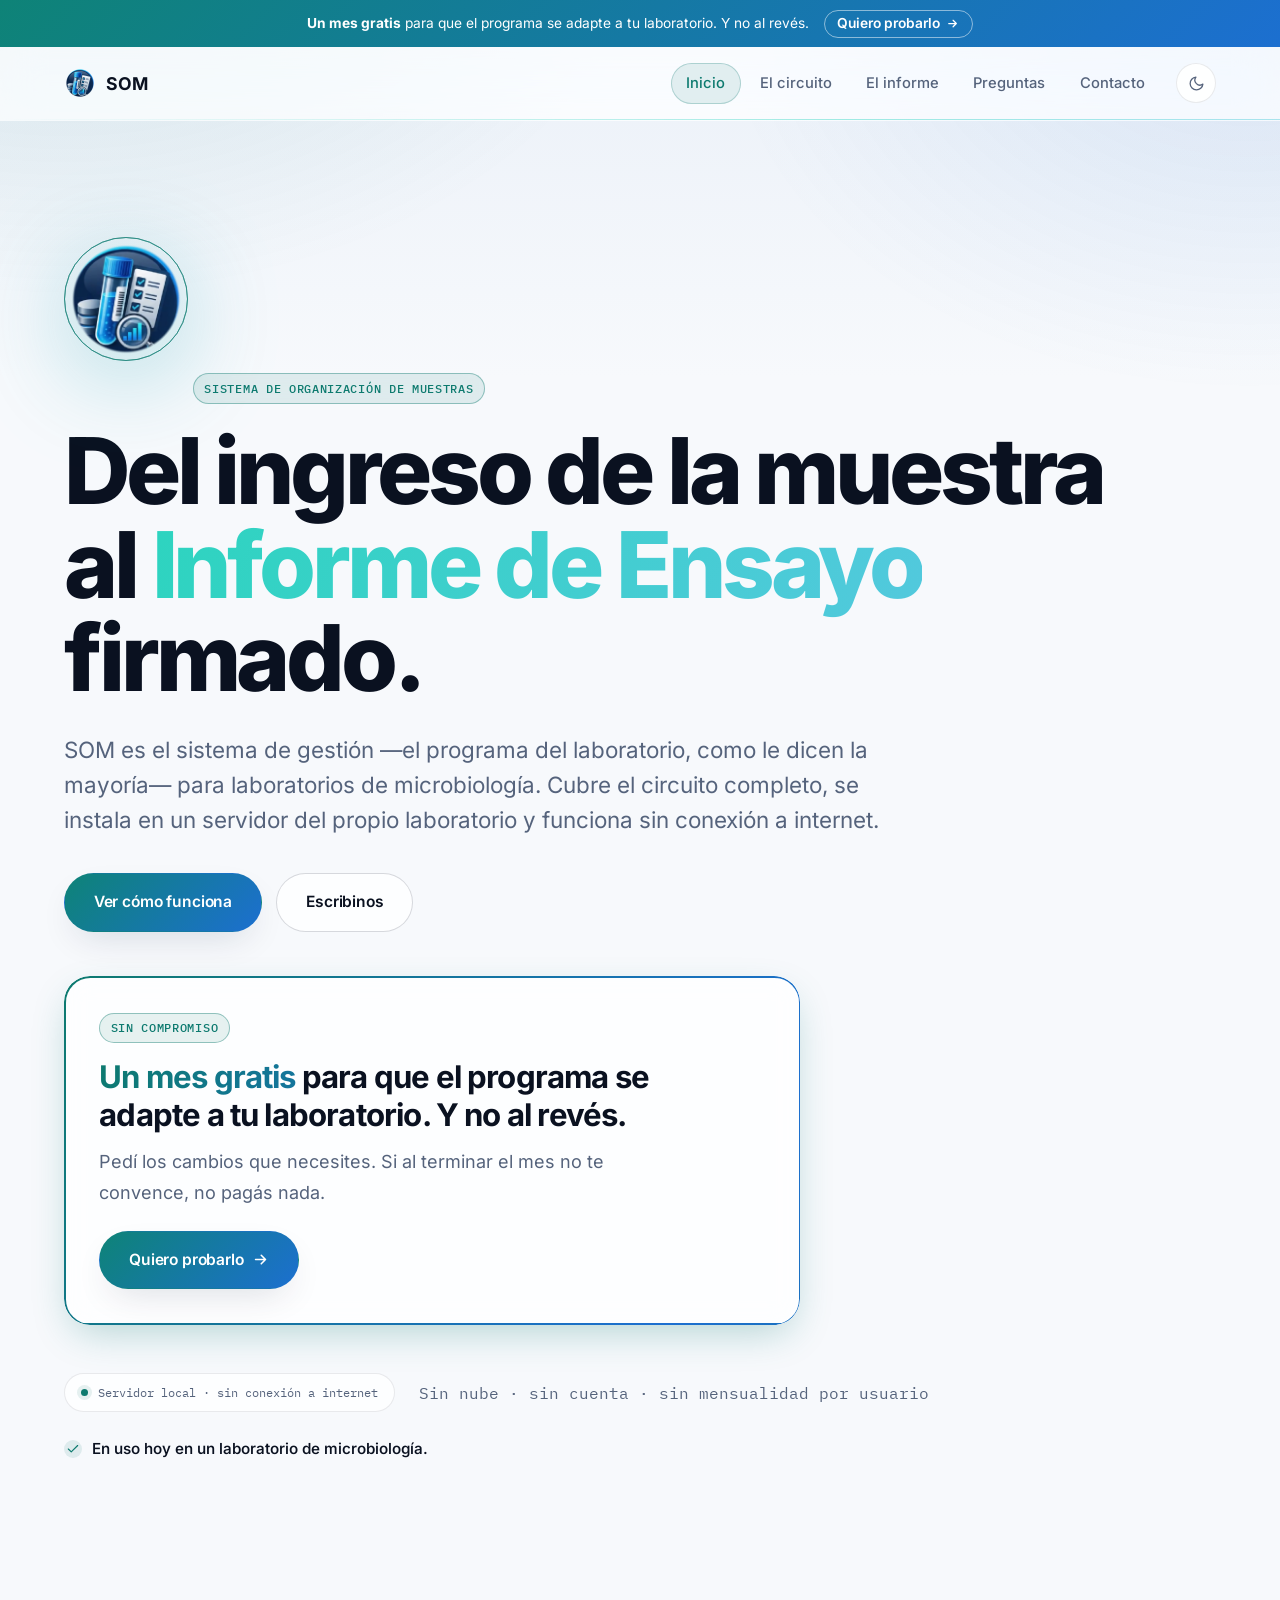
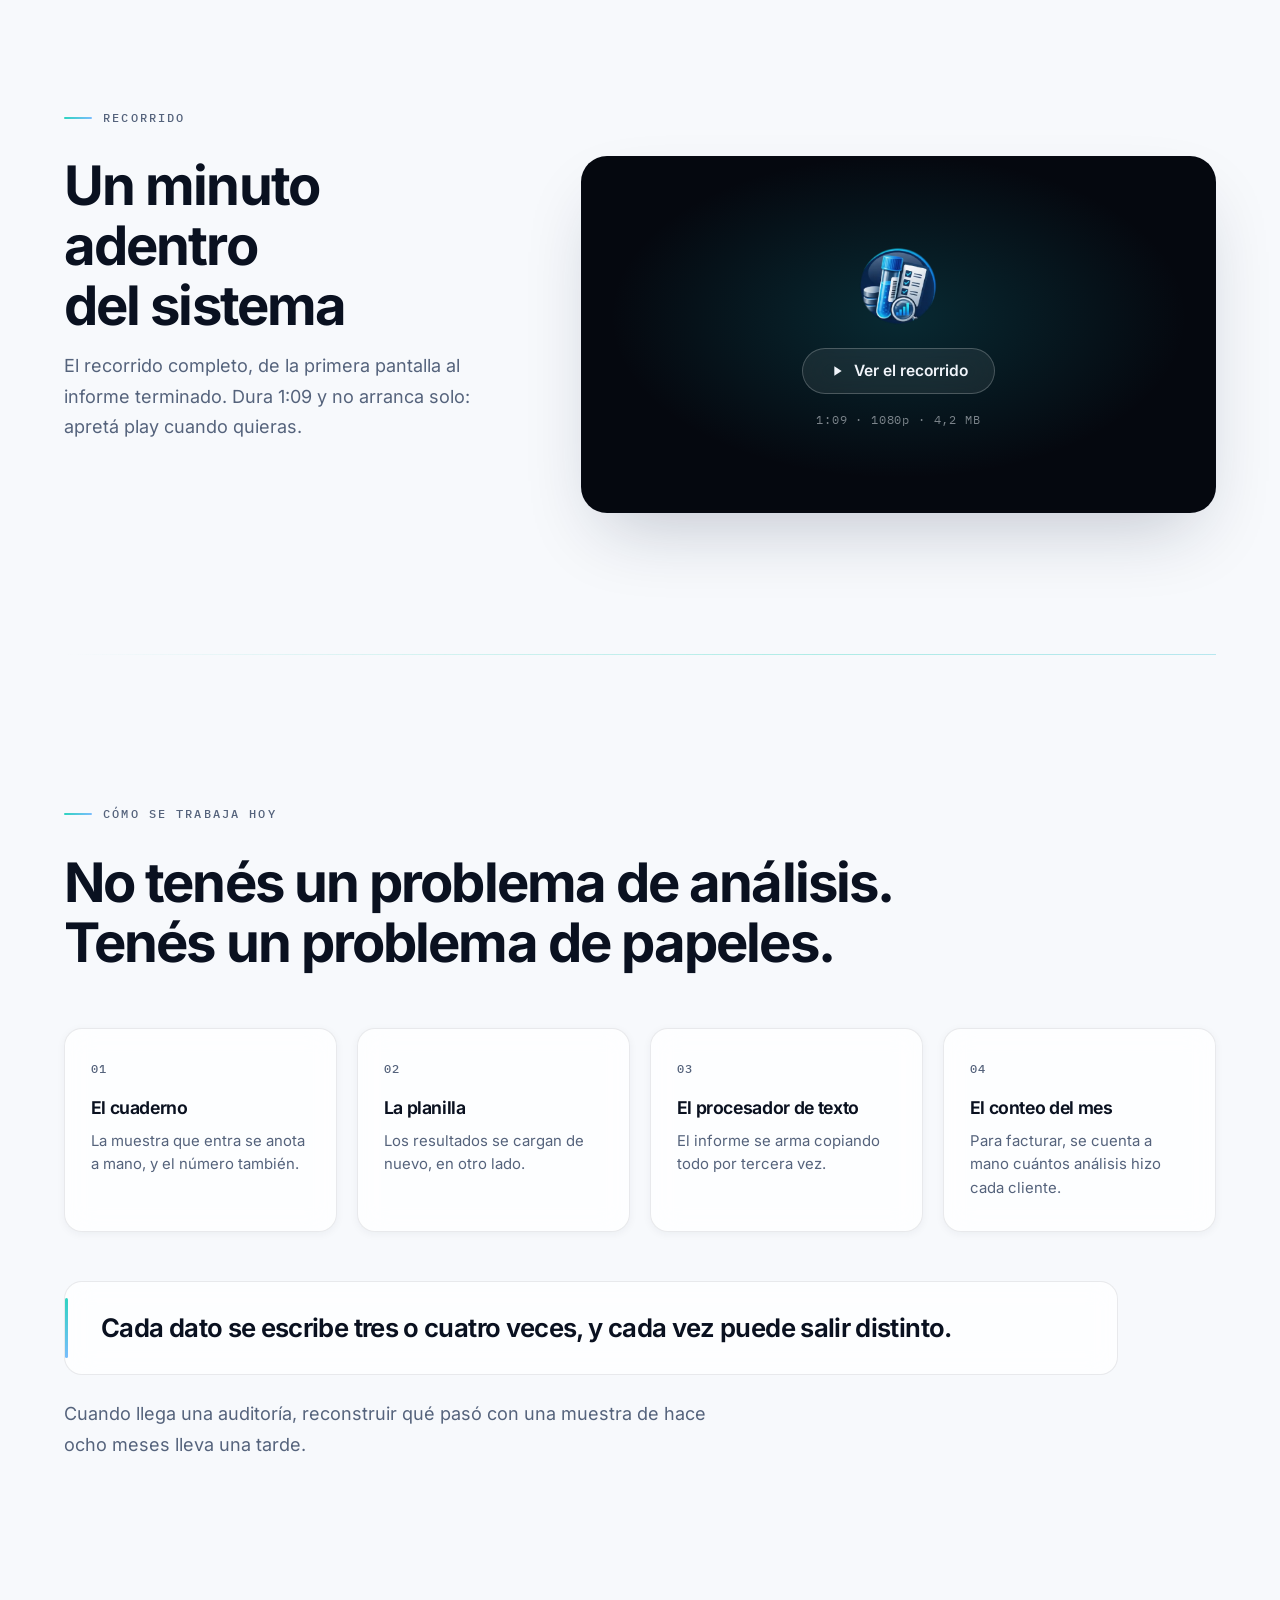
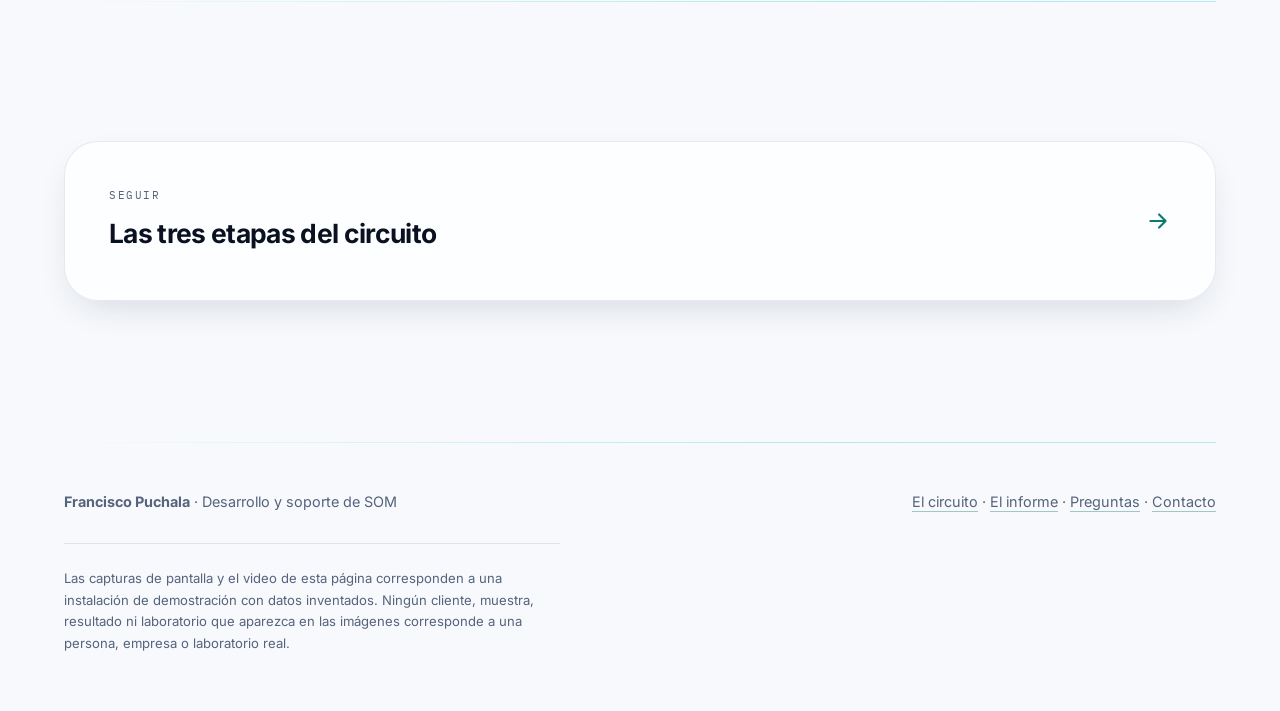
<file: index.html>
<!doctype html>
<html lang="es-UY">
  <head>
    <meta charset="utf-8" />
    <meta name="viewport" content="width=device-width, initial-scale=1" />
                                        <!-- SEO:inicio -->
    <title>SOM — Software para laboratorios de microbiología</title>
    <meta name="description" content="SOM gestiona el circuito completo del laboratorio, del ingreso de la muestra al Informe de Ensayo firmado. Se instala en tu servidor y funciona sin internet." />
    <link rel="canonical" href="https://somlims.uy/" />
    <meta name="author" content="Francisco Puchala" />
    <meta name="robots" content="index, follow, max-image-preview:large" />

    <!-- Vista previa al compartir (WhatsApp, LinkedIn, etc.) -->
    <meta property="og:type" content="website" />
    <meta property="og:site_name" content="SOM — Sistema de Organización de Muestras" />
    <meta property="og:locale" content="es_UY" />
    <meta property="og:title" content="SOM — Software para laboratorios de microbiología" />
    <meta property="og:description" content="SOM gestiona el circuito completo del laboratorio, del ingreso de la muestra al Informe de Ensayo firmado. Se instala en tu servidor y funciona sin internet." />
    <meta property="og:url" content="https://somlims.uy/" />
    <meta property="og:image" content="https://somlims.uy/img/compartir.png" />
    <meta property="og:image:width" content="1200" />
    <meta property="og:image:height" content="630" />
    <meta property="og:image:alt" content="SOM — Sistema de Organización de Muestras. Del ingreso de la muestra al Informe de Ensayo firmado." />
    <meta name="twitter:card" content="summary_large_image" />
    <meta name="twitter:title" content="SOM — Software para laboratorios de microbiología" />
    <meta name="twitter:description" content="SOM gestiona el circuito completo del laboratorio, del ingreso de la muestra al Informe de Ensayo firmado. Se instala en tu servidor y funciona sin internet." />
    <meta name="twitter:image" content="https://somlims.uy/img/compartir.png" />

    <script type="application/ld+json">{"@context":"https://schema.org","@type":"SoftwareApplication","name":"SOM — Sistema de Organización de Muestras","alternateName":"SOM","applicationCategory":"BusinessApplication","applicationSubCategory":"Sistema de gestión de laboratorio (LIMS)","operatingSystem":"Servidor propio del laboratorio, red interna","url":"https://somlims.uy/","inLanguage":"es-UY","description":"Sistema de gestión para laboratorios de microbiología. Cubre el circuito completo, del ingreso de la muestra al Informe de Ensayo firmado. Se instala en un servidor del propio laboratorio y funciona sin conexión a internet.","author":{"@type":"Person","name":"Francisco Puchala"},"provider":{"@type":"Person","name":"Francisco Puchala"},"areaServed":{"@type":"Country","name":"Uruguay"},"audience":{"@type":"Audience","audienceType":"Laboratorios de microbiología"},"featureList":["Ingreso de muestras con numeración automática","Carga de resultados con valores de referencia","Informe de Ensayo sobre hoja membretada con firma","Sello de acreditación según la metodología del catálogo","Fichas de clientes con historial","Conteo mensual por cliente para facturar","Catálogo propio de ensayos, parámetros y metodologías","Usuarios, roles y firmas escaneadas","Respaldos automáticos programados","Funciona sin conexión a internet"]}</script>
    <!-- SEO:fin -->
    <meta name="theme-color" content="#05080f" />
    <link rel="icon" href="./favicon.ico" sizes="any" />
    <link rel="icon" href="./img/favicon-96.png" type="image/png" sizes="96x96" />
    <link rel="icon" href="./img/favicon-192.png" type="image/png" sizes="192x192" />
    <link rel="apple-touch-icon" href="./img/favicon-192.png" />
    <link rel="preload" href="./fonts/inter-latin.woff2" as="font" type="font/woff2" crossorigin />
    <link rel="stylesheet" href="./css/som.css?v=2026-09-11" />
    <script>
      /* Antes del primer pintado: el tema guardado y la marca que habilita
         las animaciones de entrada. Si el JavaScript no corre, la clase
         nunca se agrega y no se esconde nada. */
      (function () {
        var r = document.documentElement;
        r.classList.add('anim');
        r.classList.add('nav-js');
        try {
          var t = localStorage.getItem('som-tema');
          if (t) r.setAttribute('data-theme', t);
        } catch (e) {}
      })();
    </script>
  </head>

  <body>
    <a class="saltar" href="#contenido">Saltar al contenido</a>

    <aside class="oferta-franja" aria-label="Oferta">
      <div class="oferta-franja__env">
        <span><strong>Un mes gratis</strong> para que el programa se adapte a tu laboratorio. Y no al revés.</span>
        <a href="./contacto.html#escribinos">Quiero probarlo <svg viewBox="0 0 24 24" fill="none" stroke="currentColor" stroke-width="2.2" stroke-linecap="round" stroke-linejoin="round" aria-hidden="true"><path d="M5 12h14M13 6l6 6-6 6"/></svg></a>
      </div>
    </aside>

    <header class="cabecera">
      <div class="env cabecera__fila">
        <a class="marca" href="./index.html">
          <img src="./img/emblema.png" alt="" width="30" height="30" />
          <span>SOM</span>
        </a>
        <nav class="nav" id="nav-principal" aria-label="Principal">
          <a href="./index.html" aria-current="page">Inicio</a>
          <a href="./circuito.html">El circuito</a>
          <a href="./informe.html">El informe</a>
          <a href="./preguntas.html">Preguntas</a>
          <a href="./contacto.html">Contacto</a>
        </nav>
        <button class="menu" type="button" aria-expanded="false"
                aria-controls="nav-principal" aria-label="Abrir el menú">
          <span class="menu__cajita" aria-hidden="true">
            <span></span><span></span><span></span>
          </span>
        </button>
        <button class="tema" type="button" aria-label="Cambiar a modo claro">
          <svg class="sol" viewBox="0 0 24 24" fill="none" stroke="currentColor" stroke-width="1.8" stroke-linecap="round" aria-hidden="true"><circle cx="12" cy="12" r="4"/><path d="M12 2v2M12 20v2M4.9 4.9l1.4 1.4M17.7 17.7l1.4 1.4M2 12h2M20 12h2M4.9 19.1l1.4-1.4M17.7 6.3l1.4-1.4"/></svg>
          <svg class="luna" viewBox="0 0 24 24" fill="none" stroke="currentColor" stroke-width="1.8" stroke-linecap="round" stroke-linejoin="round" aria-hidden="true"><path d="M21 12.8A9 9 0 1 1 11.2 3a7 7 0 0 0 9.8 9.8z"/></svg>
        </button>
      </div>
      <hr class="regla-bicolor" />
    </header>

    <main id="contenido">
      <!-- ================= PORTADA ================= -->
      <section class="portada">
        <div class="env">
          <img
            class="portada__emblema" data-rev="escala"
            src="./img/emblema.png"
            alt="Emblema de SOM"
            width="108"
            height="108"
          />
          <p class="chip chip--acento" data-rev="fundido">Sistema de Organización de Muestras</p>
          <h1 class="titular" data-rev="subir" style="margin-top: 1.25rem">
            Del ingreso de la muestra<br />
            al <span class="destacado">Informe de Ensayo</span> firmado.
          </h1>
          <p class="bajada medida" data-rev="subir" style="margin-top: 1.75rem">
            SOM es el sistema de gestión —el programa del laboratorio, como le
            dicen la mayoría— para laboratorios de microbiología.
            Cubre el circuito completo, se instala en un servidor del propio
            laboratorio y funciona sin conexión a internet.
          </p>
          <div class="botonera" style="margin-top: 2.25rem" data-rev="subir">
            <a class="boton" href="./circuito.html">Ver cómo funciona</a>
            <a class="boton boton--linea" href="./contacto.html">Escribinos</a>
          </div>

          <div class="oferta" data-rev="subir" style="margin-top: 2.75rem">
            <p class="chip chip--acento">Sin compromiso</p>
            <p class="oferta__titulo">
              <span class="destacado">Un mes gratis</span> para que el programa
              se adapte a tu laboratorio. Y no al revés.
            </p>
            <p class="oferta__bajada">
              Pedí los cambios que necesites. Si al terminar el mes no te
              convence, no pagás nada.
            </p>
            <a class="boton" href="./contacto.html#escribinos">Quiero probarlo <svg viewBox="0 0 24 24" fill="none" stroke="currentColor" stroke-width="2.2" stroke-linecap="round" stroke-linejoin="round" aria-hidden="true"><path d="M5 12h14M13 6l6 6-6 6"/></svg></a>
          </div>
          <div class="portada__pie" data-rev="fundido">
            <span class="estado">Servidor local · sin conexión a internet</span>
            <span class="mono suave">Sin nube · sin cuenta · sin mensualidad por usuario</span>
          </div>
          <p class="en-uso" data-rev="fundido">
            <svg viewBox="0 0 24 24" fill="none" stroke="currentColor" stroke-width="2" stroke-linecap="round" stroke-linejoin="round" aria-hidden="true"><path d="M20 6 9 17l-5-5"/></svg>
            En uso hoy en un laboratorio de microbiología.
          </p>
        </div>
      </section>

      <!-- ================= VIDEO ================= -->
      <section class="seccion">
        <div class="env">
          <p class="rotulo" data-rev="fundido">Recorrido</p>
          <div class="desparejo">
            <div>
              <h2 class="titulo-2" data-rev="subir">Un minuto adentro del sistema</h2>
              <p class="suave" data-rev="subir" style="margin-top: 1rem">
                El recorrido completo, de la primera pantalla al informe
                terminado. Dura 1:09 y no arranca solo: apretá play cuando
                quieras.
              </p>
            </div>
            <div class="video" data-rev="escala">
              <video
                preload="none"
                playsinline
                src="./video/recorrido.mp4"
                title="Recorrido por SOM"
              >
                Tu navegador no puede reproducir este video.
                <a href="./video/recorrido.mp4">Descargalo acá.</a>
              </video>
              <button class="video__tapa" type="button">
                <img src="./img/emblema.png" alt="" width="84" height="84" />
                <span class="video__play">
                  <svg viewBox="0 0 24 24" width="16" height="16" fill="currentColor" aria-hidden="true"><path d="M8 5v14l11-7z"/></svg>
                  Ver el recorrido
                </span>
                <span class="video__dato">1:09 · 1080p · 4,2 MB</span>
              </button>
            </div>
          </div>
        </div>
      </section>

      <!-- ================= EL PROBLEMA ================= -->
      <section class="seccion">
        <div class="env">
          <p class="rotulo" data-rev="fundido">Cómo se trabaja hoy</p>
          <h2 class="titulo-2 medida" data-rev="subir">
            No tenés un problema de análisis.<br />
            Tenés un problema de papeles.
          </h2>

          <div class="hoy" data-escalonar>
            <div class="hoy__paso" data-rev="subir">
              <span class="hoy__n">01</span>
              <strong>El cuaderno</strong>
              <p>La muestra que entra se anota a mano, y el número también.</p>
            </div>
            <div class="hoy__paso" data-rev="subir">
              <span class="hoy__n">02</span>
              <strong>La planilla</strong>
              <p>Los resultados se cargan de nuevo, en otro lado.</p>
            </div>
            <div class="hoy__paso" data-rev="subir">
              <span class="hoy__n">03</span>
              <strong>El procesador de texto</strong>
              <p>El informe se arma copiando todo por tercera vez.</p>
            </div>
            <div class="hoy__paso" data-rev="subir">
              <span class="hoy__n">04</span>
              <strong>El conteo del mes</strong>
              <p>Para facturar, se cuenta a mano cuántos análisis hizo cada cliente.</p>
            </div>
          </div>

          <p class="remate medida" data-rev="subir">
            Cada dato se escribe tres o cuatro veces, y cada vez puede salir
            distinto.
          </p>

          <p class="suave medida" data-rev="subir" style="margin-top: 1.5rem">
            Cuando llega una auditoría, reconstruir qué pasó con una muestra de
            hace ocho meses lleva una tarde.
          </p>
        </div>
      </section>

      <!-- ================= SIGUIENTE ================= -->
      <section class="seccion">
        <div class="env">
          <a class="siguiente" data-rev="escala" href="./circuito.html">
            <span>
              <small>Seguir</small>
              <strong>Las tres etapas del circuito</strong>
            </span>
            <svg viewBox="0 0 24 24" fill="none" stroke="currentColor" stroke-width="2" stroke-linecap="round" stroke-linejoin="round" aria-hidden="true"><path d="M5 12h14M13 6l6 6-6 6"/></svg>
          </a>
        </div>
      </section>
    </main>

    <footer class="pie">
      <div class="env">
        <div class="pie__fila">
          <div>
            <strong data-dato="nombre"></strong>
            <span class="suave"> · </span>
            <span class="suave" data-dato="rol"></span>
          </div>
          <nav aria-label="Pie">
            <a href="./circuito.html">El circuito</a> ·
            <a href="./informe.html">El informe</a> ·
            <a href="./preguntas.html">Preguntas</a> ·
            <a href="./contacto.html">Contacto</a>
          </nav>
        </div>
        <p class="descargo">
          Las capturas de pantalla y el video de esta página corresponden a una
          instalación de demostración con datos inventados. Ningún cliente,
          muestra, resultado ni laboratorio que aparezca en las imágenes
          corresponde a una persona, empresa o laboratorio real.
        </p>
      </div>
    </footer>

    <script src="./js/datos.js"></script>
    <script src="./js/som.js" defer></script>
  </body>
</html>
</file>
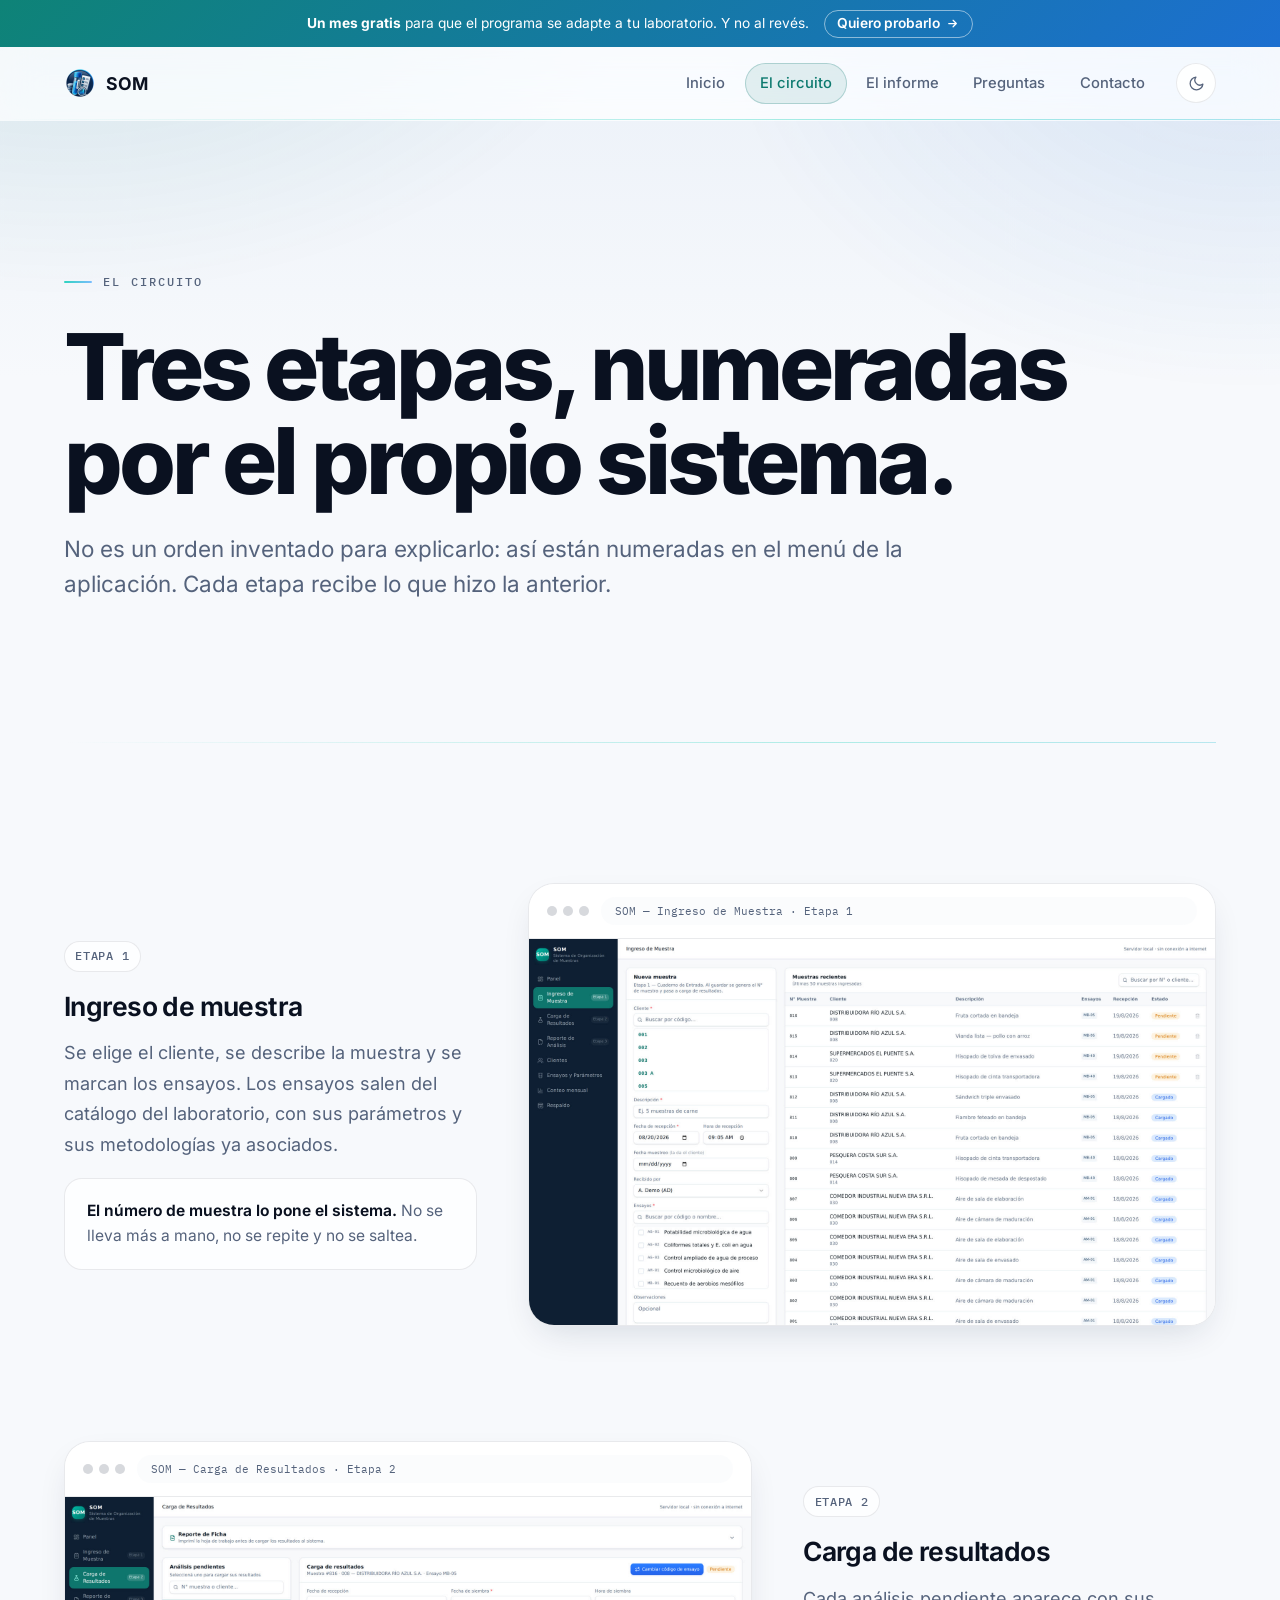
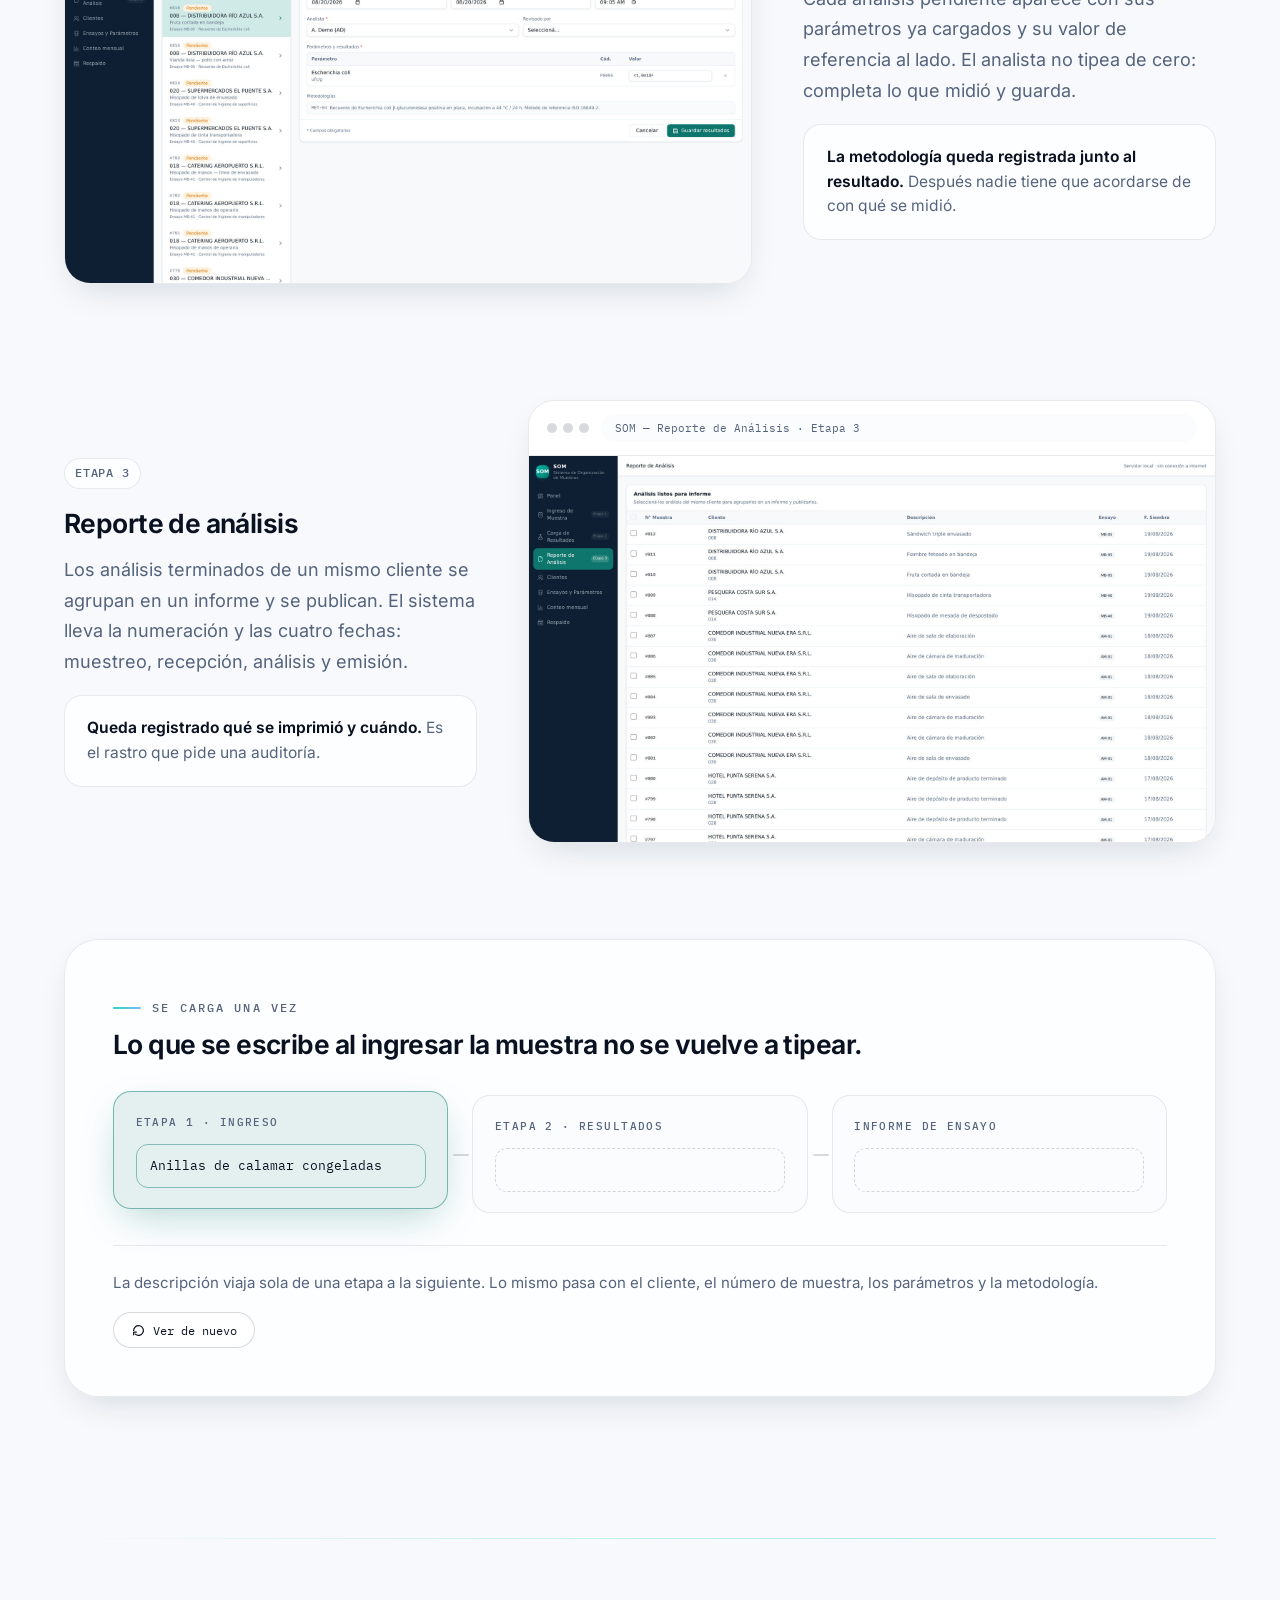
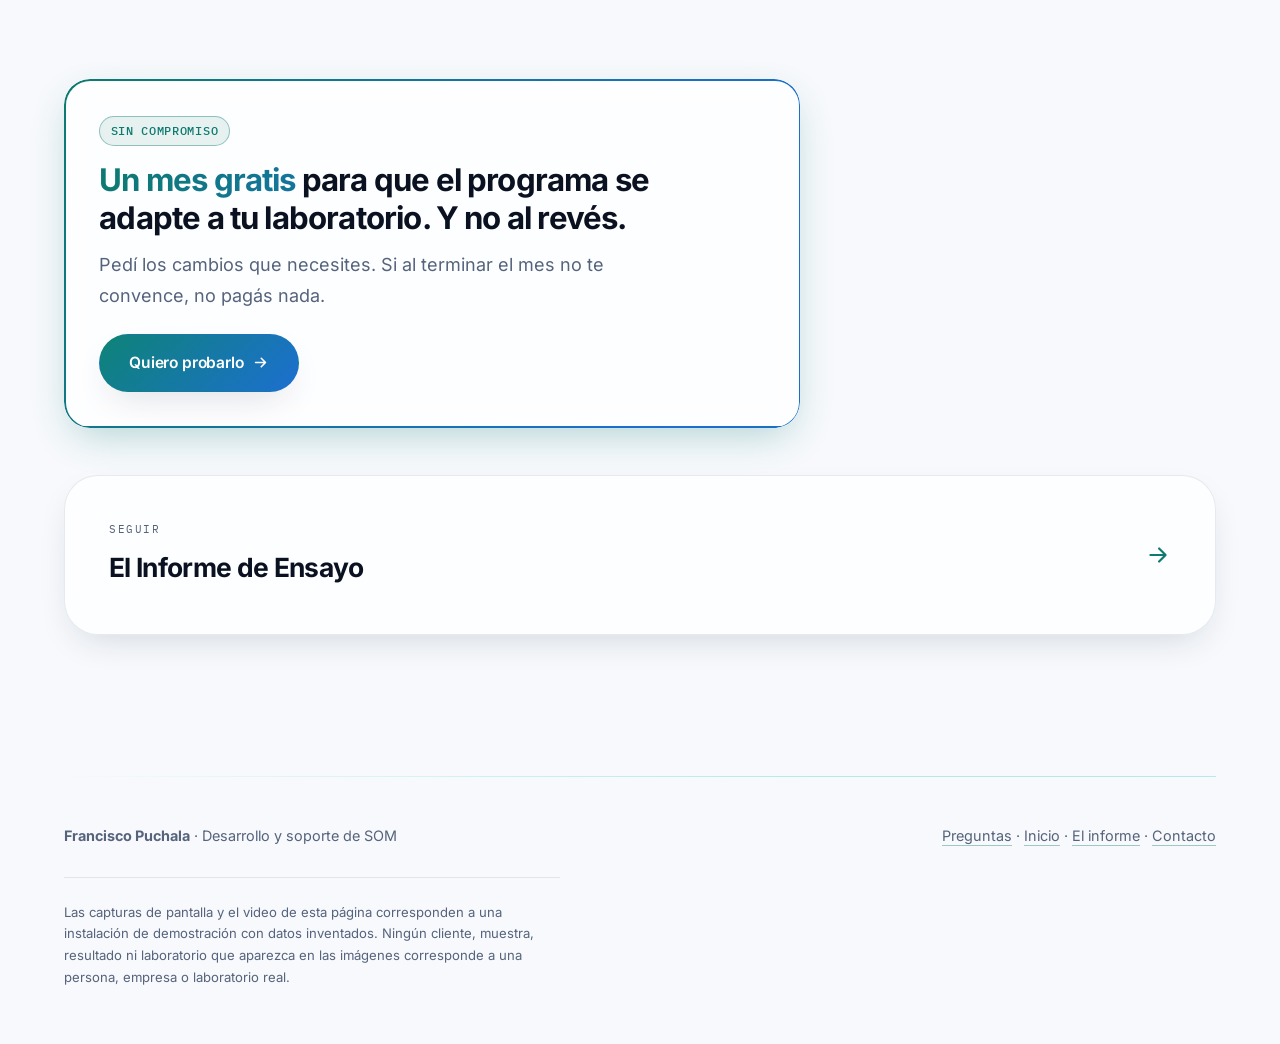
<file: circuito.html>
<!doctype html>
<html lang="es-UY">
  <head>
    <meta charset="utf-8" />
    <meta name="viewport" content="width=device-width, initial-scale=1" />
                                        <!-- SEO:inicio -->
    <title>SOM — Cómo funciona: ingreso, resultados e informes</title>
    <meta name="description" content="Las tres etapas de SOM: ingreso con numeración automática, carga de resultados con valor de referencia al lado, y reporte de análisis." />
    <link rel="canonical" href="https://somlims.uy/circuito.html" />
    <meta name="author" content="Francisco Puchala" />
    <meta name="robots" content="index, follow, max-image-preview:large" />

    <!-- Vista previa al compartir (WhatsApp, LinkedIn, etc.) -->
    <meta property="og:type" content="website" />
    <meta property="og:site_name" content="SOM — Sistema de Organización de Muestras" />
    <meta property="og:locale" content="es_UY" />
    <meta property="og:title" content="SOM — Cómo funciona: ingreso, resultados e informes" />
    <meta property="og:description" content="Las tres etapas de SOM: ingreso con numeración automática, carga de resultados con valor de referencia al lado, y reporte de análisis." />
    <meta property="og:url" content="https://somlims.uy/circuito.html" />
    <meta property="og:image" content="https://somlims.uy/img/compartir.png" />
    <meta property="og:image:width" content="1200" />
    <meta property="og:image:height" content="630" />
    <meta property="og:image:alt" content="SOM — Sistema de Organización de Muestras. Del ingreso de la muestra al Informe de Ensayo firmado." />
    <meta name="twitter:card" content="summary_large_image" />
    <meta name="twitter:title" content="SOM — Cómo funciona: ingreso, resultados e informes" />
    <meta name="twitter:description" content="Las tres etapas de SOM: ingreso con numeración automática, carga de resultados con valor de referencia al lado, y reporte de análisis." />
    <meta name="twitter:image" content="https://somlims.uy/img/compartir.png" />

    <script type="application/ld+json">{"@context":"https://schema.org","@type":"SoftwareApplication","name":"SOM — Sistema de Organización de Muestras","alternateName":"SOM","applicationCategory":"BusinessApplication","applicationSubCategory":"Sistema de gestión de laboratorio (LIMS)","operatingSystem":"Servidor propio del laboratorio, red interna","url":"https://somlims.uy/","inLanguage":"es-UY","description":"Sistema de gestión para laboratorios de microbiología. Cubre el circuito completo, del ingreso de la muestra al Informe de Ensayo firmado. Se instala en un servidor del propio laboratorio y funciona sin conexión a internet.","author":{"@type":"Person","name":"Francisco Puchala"},"provider":{"@type":"Person","name":"Francisco Puchala"},"areaServed":{"@type":"Country","name":"Uruguay"},"audience":{"@type":"Audience","audienceType":"Laboratorios de microbiología"},"featureList":["Ingreso de muestras con numeración automática","Carga de resultados con valores de referencia","Informe de Ensayo sobre hoja membretada con firma","Sello de acreditación según la metodología del catálogo","Fichas de clientes con historial","Conteo mensual por cliente para facturar","Catálogo propio de ensayos, parámetros y metodologías","Usuarios, roles y firmas escaneadas","Respaldos automáticos programados","Funciona sin conexión a internet"]}</script>
    <!-- SEO:fin -->
    <meta name="theme-color" content="#05080f" />
    <link rel="icon" href="./favicon.ico" sizes="any" />
    <link rel="icon" href="./img/favicon-96.png" type="image/png" sizes="96x96" />
    <link rel="icon" href="./img/favicon-192.png" type="image/png" sizes="192x192" />
    <link rel="apple-touch-icon" href="./img/favicon-192.png" />
    <link rel="preload" href="./fonts/inter-latin.woff2" as="font" type="font/woff2" crossorigin />
    <link rel="stylesheet" href="./css/som.css?v=2026-09-11" />
    <script>
      /* Antes del primer pintado: el tema guardado y la marca que habilita
         las animaciones de entrada. Si el JavaScript no corre, la clase
         nunca se agrega y no se esconde nada. */
      (function () {
        var r = document.documentElement;
        r.classList.add('anim');
        r.classList.add('nav-js');
        try {
          var t = localStorage.getItem('som-tema');
          if (t) r.setAttribute('data-theme', t);
        } catch (e) {}
      })();
    </script>
  </head>

  <body>
    <a class="saltar" href="#contenido">Saltar al contenido</a>

    <aside class="oferta-franja" aria-label="Oferta">
      <div class="oferta-franja__env">
        <span><strong>Un mes gratis</strong> para que el programa se adapte a tu laboratorio. Y no al revés.</span>
        <a href="./contacto.html#escribinos">Quiero probarlo <svg viewBox="0 0 24 24" fill="none" stroke="currentColor" stroke-width="2.2" stroke-linecap="round" stroke-linejoin="round" aria-hidden="true"><path d="M5 12h14M13 6l6 6-6 6"/></svg></a>
      </div>
    </aside>

    <header class="cabecera">
      <div class="env cabecera__fila">
        <a class="marca" href="./index.html">
          <img src="./img/emblema.png" alt="" width="30" height="30" />
          <span>SOM</span>
        </a>
        <nav class="nav" id="nav-principal" aria-label="Principal">
          <a href="./index.html">Inicio</a>
          <a href="./circuito.html" aria-current="page">El circuito</a>
          <a href="./informe.html">El informe</a>
          <a href="./preguntas.html">Preguntas</a>
          <a href="./contacto.html">Contacto</a>
        </nav>
        <button class="menu" type="button" aria-expanded="false"
                aria-controls="nav-principal" aria-label="Abrir el menú">
          <span class="menu__cajita" aria-hidden="true">
            <span></span><span></span><span></span>
          </span>
        </button>
        <button class="tema" type="button" aria-label="Cambiar a modo claro">
          <svg class="sol" viewBox="0 0 24 24" fill="none" stroke="currentColor" stroke-width="1.8" stroke-linecap="round" aria-hidden="true"><circle cx="12" cy="12" r="4"/><path d="M12 2v2M12 20v2M4.9 4.9l1.4 1.4M17.7 17.7l1.4 1.4M2 12h2M20 12h2M4.9 19.1l1.4-1.4M17.7 6.3l1.4-1.4"/></svg>
          <svg class="luna" viewBox="0 0 24 24" fill="none" stroke="currentColor" stroke-width="1.8" stroke-linecap="round" stroke-linejoin="round" aria-hidden="true"><path d="M21 12.8A9 9 0 1 1 11.2 3a7 7 0 0 0 9.8 9.8z"/></svg>
        </button>
      </div>
      <hr class="regla-bicolor" />
    </header>

    <main id="contenido">
      <section class="seccion">
        <div class="env">
          <p class="rotulo" data-rev="fundido">El circuito</p>
          <h1 class="titular medida" data-rev="subir">Tres etapas, numeradas por el propio sistema.</h1>
          <p class="bajada medida" data-rev="subir" style="margin-top: 1.5rem">
            No es un orden inventado para explicarlo: así están numeradas en el
            menú de la aplicación. Cada etapa recibe lo que hizo la anterior.
          </p>
        </div>
      </section>

      <section class="seccion">
        <div class="env">
          <div class="etapas">
            <!-- ---------- ETAPA 1 ---------- -->
            <article class="etapa" data-rev="subir">
              <div class="etapa__texto">
                <span class="chip">Etapa 1</span>
                <h2 class="titulo-3">Ingreso de muestra</h2>
                <p>
                  Se elige el cliente, se describe la muestra y se marcan los
                  ensayos. Los ensayos salen del catálogo del laboratorio, con
                  sus parámetros y sus metodologías ya asociados.
                </p>
                <p class="clave">
                  <strong>El número de muestra lo pone el sistema.</strong> No se
                  lleva más a mano, no se repite y no se saltea.
                </p>
              </div>
              <figure class="etapa__figura marco marco--realce" data-rev="escala" style="margin: 0">
                <div class="marco__barra">
                  <div class="marco__puntos"><i></i><i></i><i></i></div>
                  <div class="marco__url">SOM — Ingreso de Muestra · Etapa 1</div>
                </div>
                <img
                  src="./img/ingreso.jpg"
                  alt="Pantalla de alta de una muestra, con el formulario de ingreso y el listado de muestras recientes."
                  loading="lazy"
                  decoding="async"
                  width="1920"
                  height="1080"
                />
              <a class="lupa" href="./img/ingreso.jpg" aria-label="Ampliar: ingreso">
                  <svg viewBox="0 0 24 24" fill="none" stroke="currentColor" stroke-width="2" stroke-linecap="round" stroke-linejoin="round" aria-hidden="true"><circle cx="11" cy="11" r="7"/><path d="m20 20-3.5-3.5M11 8v6M8 11h6"/></svg>
                  <span>Ampliar</span>
                </a>
              </figure>
            </article>

            <!-- ---------- ETAPA 2 ---------- -->
            <article class="etapa etapa--espejo" data-rev="subir">
              <div class="etapa__texto">
                <span class="chip">Etapa 2</span>
                <h2 class="titulo-3">Carga de resultados</h2>
                <p>
                  Cada análisis pendiente aparece con sus parámetros ya cargados
                  y su valor de referencia al lado. El analista no tipea de cero:
                  completa lo que midió y guarda.
                </p>
                <p class="clave">
                  <strong>La metodología queda registrada junto al resultado.</strong>
                  Después nadie tiene que acordarse de con qué se midió.
                </p>
              </div>
              <figure class="etapa__figura marco marco--realce" data-rev="escala" style="margin: 0">
                <div class="marco__barra">
                  <div class="marco__puntos"><i></i><i></i><i></i></div>
                  <div class="marco__url">SOM — Carga de Resultados · Etapa 2</div>
                </div>
                <img
                  src="./img/resultados.jpg"
                  alt="Pantalla de carga de resultados: los análisis pendientes a la izquierda y el formulario con parámetros y metodología a la derecha."
                  loading="lazy"
                  decoding="async"
                  width="1920"
                  height="1080"
                />
              <a class="lupa" href="./img/resultados.jpg" aria-label="Ampliar: resultados">
                  <svg viewBox="0 0 24 24" fill="none" stroke="currentColor" stroke-width="2" stroke-linecap="round" stroke-linejoin="round" aria-hidden="true"><circle cx="11" cy="11" r="7"/><path d="m20 20-3.5-3.5M11 8v6M8 11h6"/></svg>
                  <span>Ampliar</span>
                </a>
              </figure>
            </article>

            <!-- ---------- ETAPA 3 ---------- -->
            <article class="etapa" data-rev="subir">
              <div class="etapa__texto">
                <span class="chip">Etapa 3</span>
                <h2 class="titulo-3">Reporte de análisis</h2>
                <p>
                  Los análisis terminados de un mismo cliente se agrupan en un
                  informe y se publican. El sistema lleva la numeración y las
                  cuatro fechas: muestreo, recepción, análisis y emisión.
                </p>
                <p class="clave">
                  <strong>Queda registrado qué se imprimió y cuándo.</strong>
                  Es el rastro que pide una auditoría.
                </p>
              </div>
              <figure class="etapa__figura marco marco--realce" data-rev="escala" style="margin: 0">
                <div class="marco__barra">
                  <div class="marco__puntos"><i></i><i></i><i></i></div>
                  <div class="marco__url">SOM — Reporte de Análisis · Etapa 3</div>
                </div>
                <img
                  src="./img/reporte.jpg"
                  alt="Listado de informes publicados."
                  loading="lazy"
                  decoding="async"
                  width="1920"
                  height="1080"
                />
              <a class="lupa" href="./img/reporte.jpg" aria-label="Ampliar: reporte">
                  <svg viewBox="0 0 24 24" fill="none" stroke="currentColor" stroke-width="2" stroke-linecap="round" stroke-linejoin="round" aria-hidden="true"><circle cx="11" cy="11" r="7"/><path d="m20 20-3.5-3.5M11 8v6M8 11h6"/></svg>
                  <span>Ampliar</span>
                </a>
              </figure>
            </article>
          </div>

          <!-- ---------- EL DATO VIAJA ---------- -->
          <div class="viaje" data-rev="subir">
            <div class="viaje__cabeza">
              <div>
                <p class="rotulo" style="margin-bottom: 0.75rem">Se carga una vez</p>
                <h2 class="titulo-3">Lo que se escribe al ingresar la muestra no se vuelve a tipear.</h2>
              </div>
            </div>

            <div class="viaje__pista">
              <div class="parada">
                <span class="parada__rot">Etapa 1 · Ingreso</span>
                <div class="parada__campo">
                  <span class="parada__valor">Anillas de calamar congeladas</span>
                </div>
              </div>
              <div class="parada">
                <span class="parada__rot">Etapa 2 · Resultados</span>
                <div class="parada__campo">
                  <span class="parada__valor">Anillas de calamar congeladas</span>
                </div>
              </div>
              <div class="parada">
                <span class="parada__rot">Informe de Ensayo</span>
                <div class="parada__campo">
                  <span class="parada__valor">Anillas de calamar congeladas</span>
                </div>
              </div>
            </div>

            <div class="viaje__pie">
              <p>
                La descripción viaja sola de una etapa a la siguiente. Lo mismo
                pasa con el cliente, el número de muestra, los parámetros y la
                metodología.
              </p>
              <button class="repetir" type="button">
                <svg viewBox="0 0 24 24" width="13" height="13" fill="none" stroke="currentColor" stroke-width="2.2" stroke-linecap="round" stroke-linejoin="round" aria-hidden="true"><path d="M3 12a9 9 0 1 1 3 6.7"/><path d="M3 20v-5h5"/></svg>
                Ver de nuevo
              </button>
            </div>
          </div>
        </div>
      </section>

      <section class="seccion">
        <div class="env">
          <div class="oferta" data-rev="subir" style="margin-bottom: 3rem">
            <p class="chip chip--acento">Sin compromiso</p>
            <p class="oferta__titulo">
              <span class="destacado">Un mes gratis</span> para que el programa
              se adapte a tu laboratorio. Y no al revés.
            </p>
            <p class="oferta__bajada">
              Pedí los cambios que necesites. Si al terminar el mes no te
              convence, no pagás nada.
            </p>
            <a class="boton" href="./contacto.html#escribinos">Quiero probarlo <svg viewBox="0 0 24 24" fill="none" stroke="currentColor" stroke-width="2.2" stroke-linecap="round" stroke-linejoin="round" aria-hidden="true"><path d="M5 12h14M13 6l6 6-6 6"/></svg></a>
          </div>

          <a class="siguiente" data-rev="escala" href="./informe.html">
            <span>
              <small>Seguir</small>
              <strong>El Informe de Ensayo</strong>
            </span>
            <svg viewBox="0 0 24 24" fill="none" stroke="currentColor" stroke-width="2" stroke-linecap="round" stroke-linejoin="round" aria-hidden="true"><path d="M5 12h14M13 6l6 6-6 6"/></svg>
          </a>
        </div>
      </section>
    </main>

    <footer class="pie">
      <div class="env">
        <div class="pie__fila">
          <div>
            <strong data-dato="nombre"></strong>
            <span class="suave"> · </span>
            <span class="suave" data-dato="rol"></span>
          </div>
          <nav aria-label="Pie">
            <a href="./preguntas.html">Preguntas</a> ·
            <a href="./index.html">Inicio</a> ·
            <a href="./informe.html">El informe</a> ·
            <a href="./contacto.html">Contacto</a>
          </nav>
        </div>
        <p class="descargo">
          Las capturas de pantalla y el video de esta página corresponden a una
          instalación de demostración con datos inventados. Ningún cliente,
          muestra, resultado ni laboratorio que aparezca en las imágenes
          corresponde a una persona, empresa o laboratorio real.
        </p>
      </div>
    </footer>

    <script src="./js/datos.js"></script>
    <script src="./js/som.js" defer></script>
  </body>
</html>
</file>
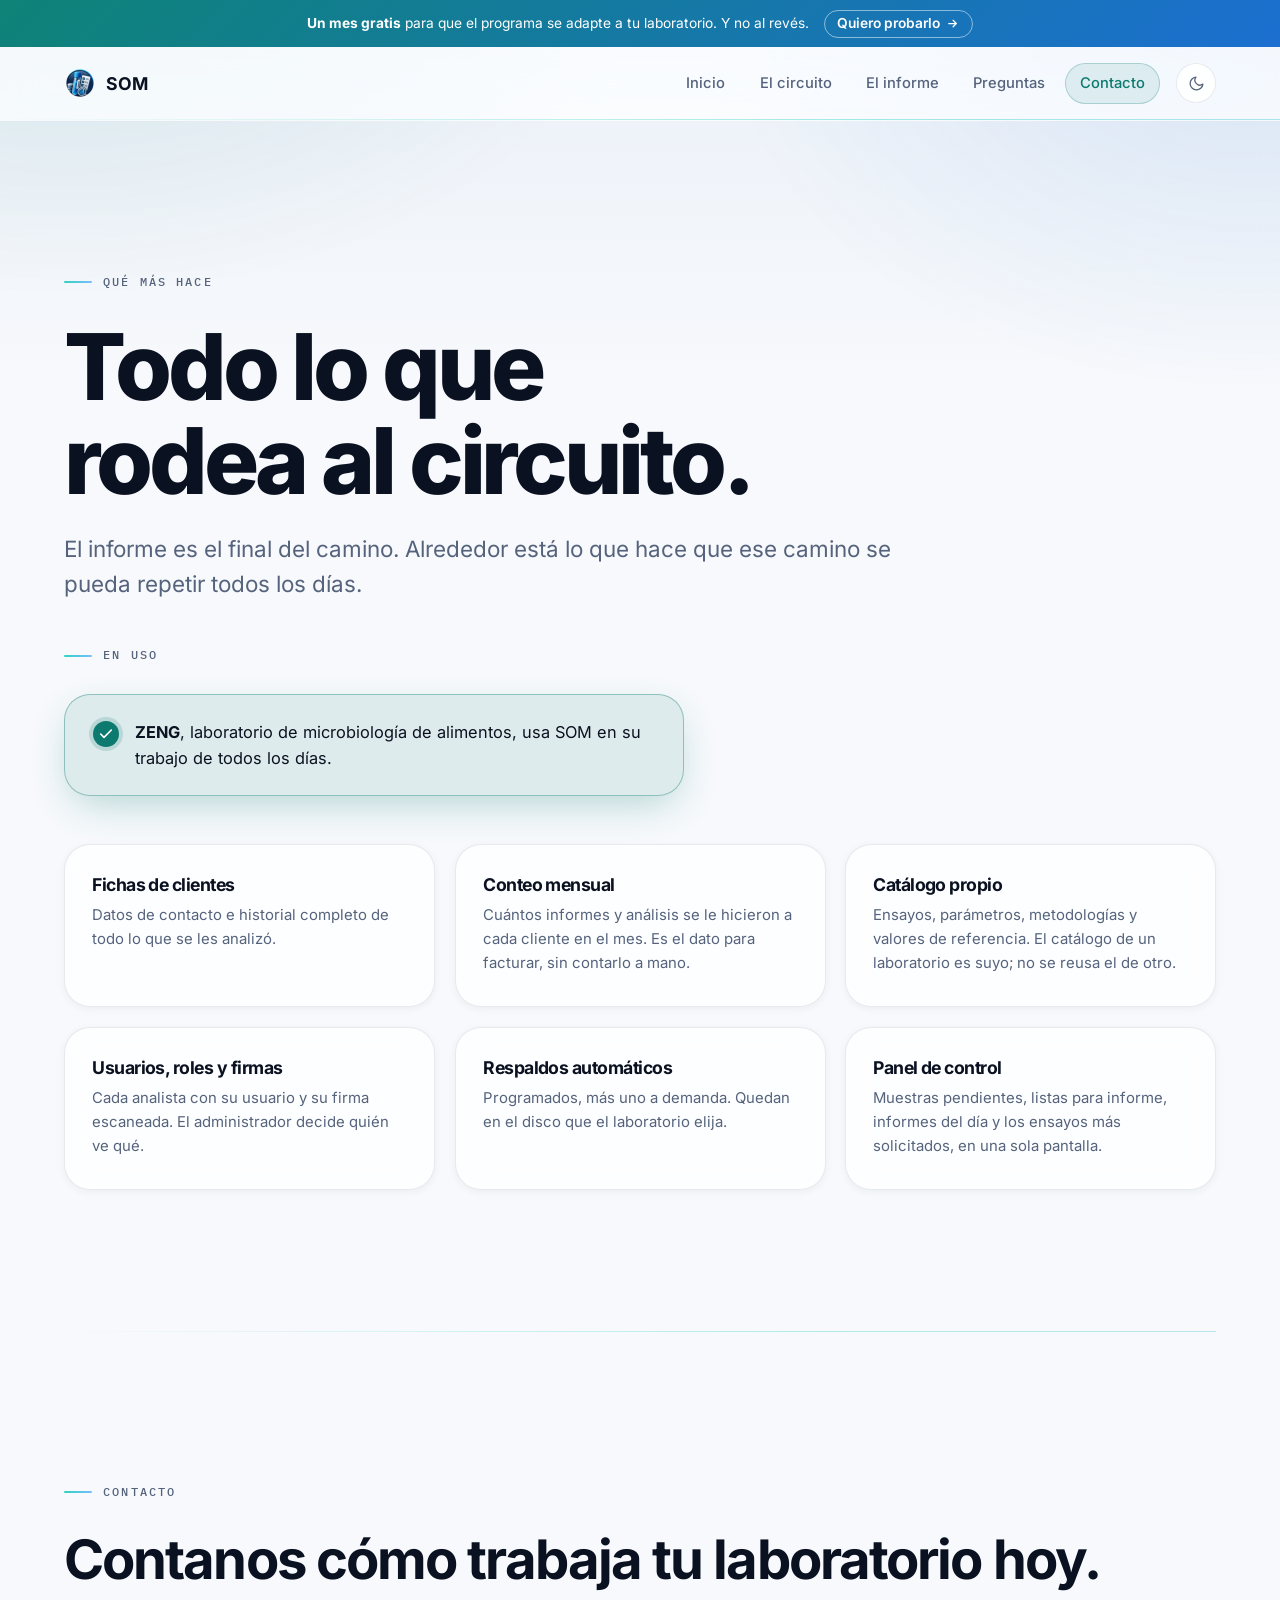
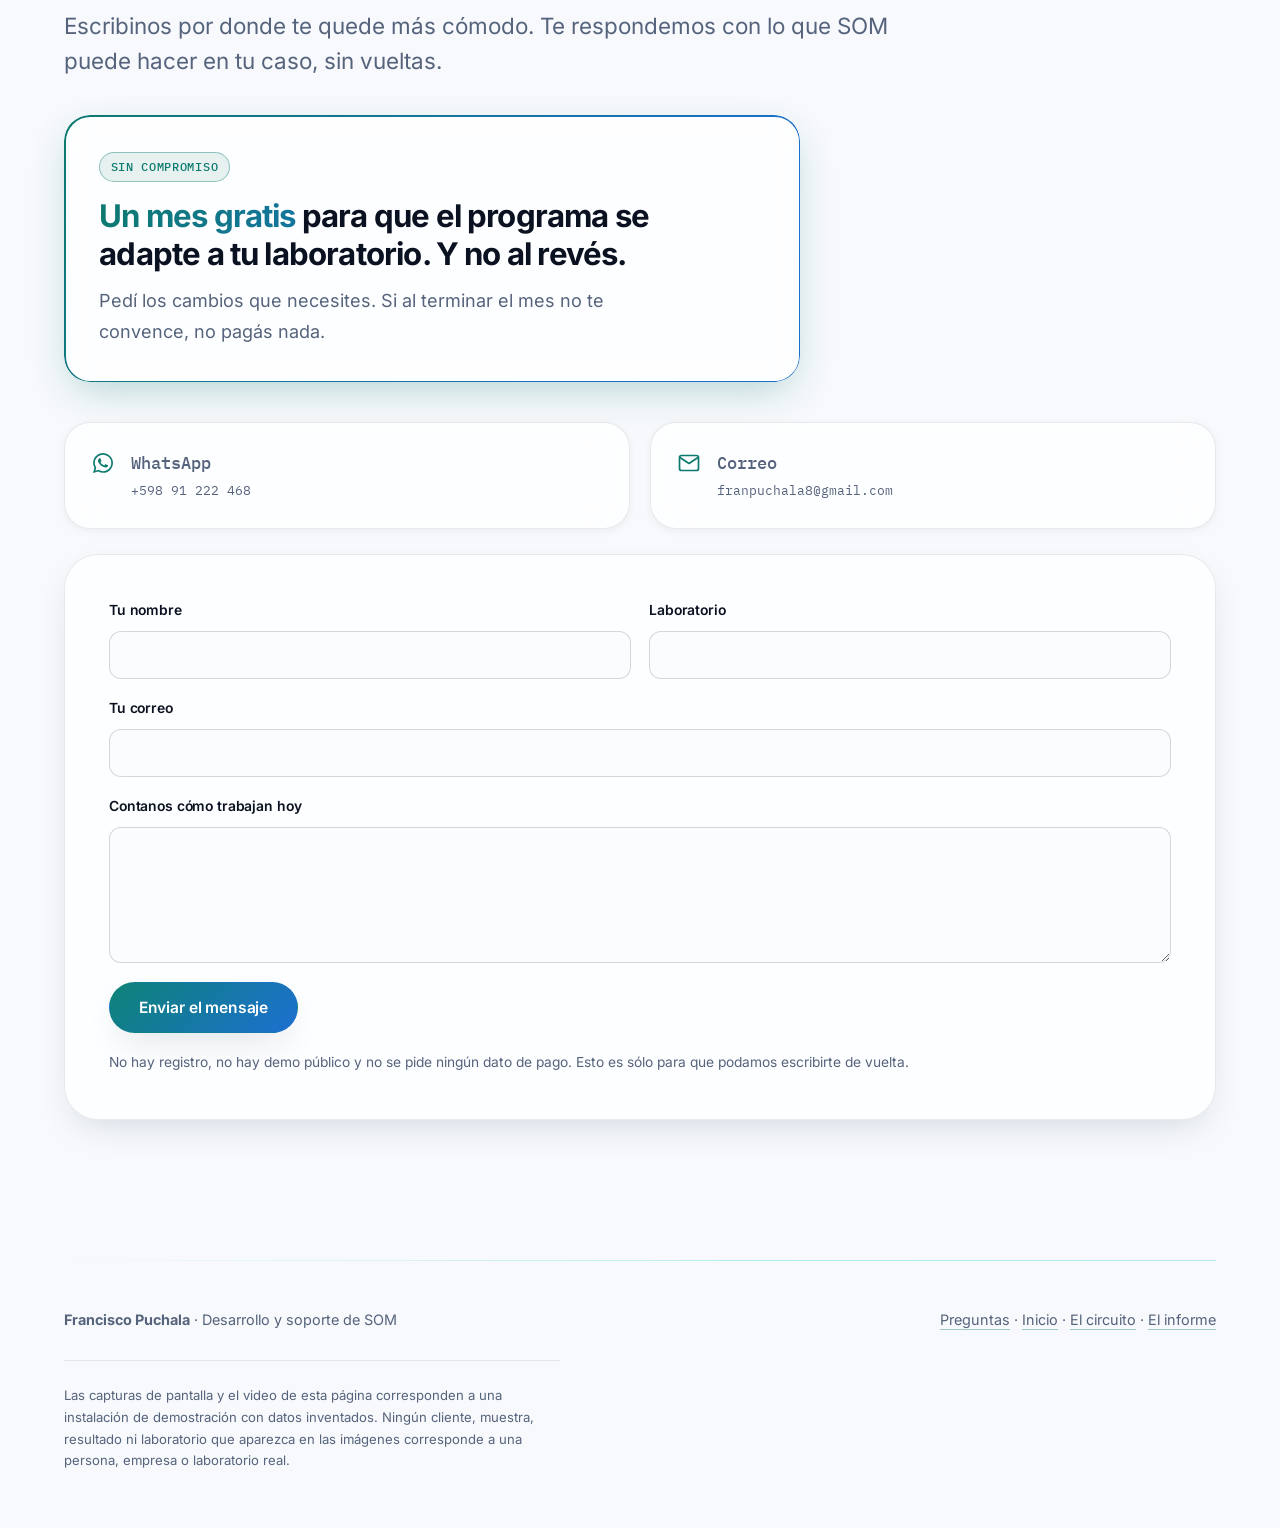
<file: contacto.html>
<!doctype html>
<html lang="es-UY">
  <head>
    <meta charset="utf-8" />
    <meta name="viewport" content="width=device-width, initial-scale=1" />
                                        <!-- SEO:inicio -->
    <title>SOM — Contacto y qué incluye el software de laboratorio</title>
    <meta name="description" content="Fichas de clientes, conteo mensual para facturar, catálogo propio de ensayos, usuarios con firma y respaldos automáticos. Escribinos por WhatsApp o por correo." />
    <link rel="canonical" href="https://somlims.uy/contacto.html" />
    <meta name="author" content="Francisco Puchala" />
    <meta name="robots" content="index, follow, max-image-preview:large" />

    <!-- Vista previa al compartir (WhatsApp, LinkedIn, etc.) -->
    <meta property="og:type" content="website" />
    <meta property="og:site_name" content="SOM — Sistema de Organización de Muestras" />
    <meta property="og:locale" content="es_UY" />
    <meta property="og:title" content="SOM — Contacto y qué incluye el software de laboratorio" />
    <meta property="og:description" content="Fichas de clientes, conteo mensual para facturar, catálogo propio de ensayos, usuarios con firma y respaldos automáticos. Escribinos por WhatsApp o por correo." />
    <meta property="og:url" content="https://somlims.uy/contacto.html" />
    <meta property="og:image" content="https://somlims.uy/img/compartir.png" />
    <meta property="og:image:width" content="1200" />
    <meta property="og:image:height" content="630" />
    <meta property="og:image:alt" content="SOM — Sistema de Organización de Muestras. Del ingreso de la muestra al Informe de Ensayo firmado." />
    <meta name="twitter:card" content="summary_large_image" />
    <meta name="twitter:title" content="SOM — Contacto y qué incluye el software de laboratorio" />
    <meta name="twitter:description" content="Fichas de clientes, conteo mensual para facturar, catálogo propio de ensayos, usuarios con firma y respaldos automáticos. Escribinos por WhatsApp o por correo." />
    <meta name="twitter:image" content="https://somlims.uy/img/compartir.png" />

    <script type="application/ld+json">{"@context":"https://schema.org","@type":"SoftwareApplication","name":"SOM — Sistema de Organización de Muestras","alternateName":"SOM","applicationCategory":"BusinessApplication","applicationSubCategory":"Sistema de gestión de laboratorio (LIMS)","operatingSystem":"Servidor propio del laboratorio, red interna","url":"https://somlims.uy/","inLanguage":"es-UY","description":"Sistema de gestión para laboratorios de microbiología. Cubre el circuito completo, del ingreso de la muestra al Informe de Ensayo firmado. Se instala en un servidor del propio laboratorio y funciona sin conexión a internet.","author":{"@type":"Person","name":"Francisco Puchala"},"provider":{"@type":"Person","name":"Francisco Puchala"},"areaServed":{"@type":"Country","name":"Uruguay"},"audience":{"@type":"Audience","audienceType":"Laboratorios de microbiología"},"featureList":["Ingreso de muestras con numeración automática","Carga de resultados con valores de referencia","Informe de Ensayo sobre hoja membretada con firma","Sello de acreditación según la metodología del catálogo","Fichas de clientes con historial","Conteo mensual por cliente para facturar","Catálogo propio de ensayos, parámetros y metodologías","Usuarios, roles y firmas escaneadas","Respaldos automáticos programados","Funciona sin conexión a internet"]}</script>
    <!-- SEO:fin -->
    <meta name="theme-color" content="#05080f" />
    <link rel="icon" href="./favicon.ico" sizes="any" />
    <link rel="icon" href="./img/favicon-96.png" type="image/png" sizes="96x96" />
    <link rel="icon" href="./img/favicon-192.png" type="image/png" sizes="192x192" />
    <link rel="apple-touch-icon" href="./img/favicon-192.png" />
    <link rel="preload" href="./fonts/inter-latin.woff2" as="font" type="font/woff2" crossorigin />
    <link rel="stylesheet" href="./css/som.css?v=2026-09-11" />
    <script>
      /* Antes del primer pintado: el tema guardado y la marca que habilita
         las animaciones de entrada. Si el JavaScript no corre, la clase
         nunca se agrega y no se esconde nada. */
      (function () {
        var r = document.documentElement;
        r.classList.add('anim');
        r.classList.add('nav-js');
        try {
          var t = localStorage.getItem('som-tema');
          if (t) r.setAttribute('data-theme', t);
        } catch (e) {}
      })();
    </script>
  </head>

  <body>
    <a class="saltar" href="#contenido">Saltar al contenido</a>

    <aside class="oferta-franja" aria-label="Oferta">
      <div class="oferta-franja__env">
        <span><strong>Un mes gratis</strong> para que el programa se adapte a tu laboratorio. Y no al revés.</span>
        <a href="./contacto.html#escribinos">Quiero probarlo <svg viewBox="0 0 24 24" fill="none" stroke="currentColor" stroke-width="2.2" stroke-linecap="round" stroke-linejoin="round" aria-hidden="true"><path d="M5 12h14M13 6l6 6-6 6"/></svg></a>
      </div>
    </aside>

    <header class="cabecera">
      <div class="env cabecera__fila">
        <a class="marca" href="./index.html">
          <img src="./img/emblema.png" alt="" width="30" height="30" />
          <span>SOM</span>
        </a>
        <nav class="nav" id="nav-principal" aria-label="Principal">
          <a href="./index.html">Inicio</a>
          <a href="./circuito.html">El circuito</a>
          <a href="./informe.html">El informe</a>
          <a href="./preguntas.html">Preguntas</a>
          <a href="./contacto.html" aria-current="page">Contacto</a>
        </nav>
        <button class="menu" type="button" aria-expanded="false"
                aria-controls="nav-principal" aria-label="Abrir el menú">
          <span class="menu__cajita" aria-hidden="true">
            <span></span><span></span><span></span>
          </span>
        </button>
        <button class="tema" type="button" aria-label="Cambiar a modo claro">
          <svg class="sol" viewBox="0 0 24 24" fill="none" stroke="currentColor" stroke-width="1.8" stroke-linecap="round" aria-hidden="true"><circle cx="12" cy="12" r="4"/><path d="M12 2v2M12 20v2M4.9 4.9l1.4 1.4M17.7 17.7l1.4 1.4M2 12h2M20 12h2M4.9 19.1l1.4-1.4M17.7 6.3l1.4-1.4"/></svg>
          <svg class="luna" viewBox="0 0 24 24" fill="none" stroke="currentColor" stroke-width="1.8" stroke-linecap="round" stroke-linejoin="round" aria-hidden="true"><path d="M21 12.8A9 9 0 1 1 11.2 3a7 7 0 0 0 9.8 9.8z"/></svg>
        </button>
      </div>
      <hr class="regla-bicolor" />
    </header>

    <main id="contenido">
      <!-- ================= QUÉ INCLUYE ================= -->
      <section class="seccion">
        <div class="env">
          <p class="rotulo" data-rev="fundido">Qué más hace</p>
          <h1 class="titular medida" data-rev="subir">Todo lo que rodea al circuito.</h1>
          <p class="bajada medida" data-rev="subir" style="margin-top: 1.5rem">
            El informe es el final del camino. Alrededor está lo que hace que ese
            camino se pueda repetir todos los días.
          </p>

          <p class="rotulo" data-rev="fundido" style="margin-top: 2.75rem">En uso</p>
          <div class="confia medida" data-rev="subir" style="margin-top: 0">
            <svg class="confia__marca" width="26" height="26" viewBox="0 0 24 24" fill="none" stroke="currentColor" stroke-width="2.4" stroke-linecap="round" stroke-linejoin="round" aria-hidden="true"><path d="M20 6 9 17l-5-5"/></svg>
            <p>
              <strong><a data-enlace="zeng" href="#">ZENG</a></strong>, laboratorio de
              microbiología de alimentos, usa SOM en su trabajo de todos los días.
            </p>
          </div>

          <div class="incluye" style="margin-top: 3rem" data-escalonar>
            <div class="incluye__item" data-rev="subir">
              <h3>Fichas de clientes</h3>
              <p>
                Datos de contacto e historial completo de todo lo que se les
                analizó.
              </p>
            </div>
            <div class="incluye__item" data-rev="subir">
              <h3>Conteo mensual</h3>
              <p>
                Cuántos informes y análisis se le hicieron a cada cliente en el
                mes. Es el dato para facturar, sin contarlo a mano.
              </p>
            </div>
            <div class="incluye__item" data-rev="subir">
              <h3>Catálogo propio</h3>
              <p>
                Ensayos, parámetros, metodologías y valores de referencia. El
                catálogo de un laboratorio es suyo; no se reusa el de otro.
              </p>
            </div>
            <div class="incluye__item" data-rev="subir">
              <h3>Usuarios, roles y firmas</h3>
              <p>
                Cada analista con su usuario y su firma escaneada. El
                administrador decide quién ve qué.
              </p>
            </div>
            <div class="incluye__item" data-rev="subir">
              <h3>Respaldos automáticos</h3>
              <p>
                Programados, más uno a demanda. Quedan en el disco que el
                laboratorio elija.
              </p>
            </div>
            <div class="incluye__item" data-rev="subir">
              <h3>Panel de control</h3>
              <p>
                Muestras pendientes, listas para informe, informes del día y los
                ensayos más solicitados, en una sola pantalla.
              </p>
            </div>
          </div>
        </div>
      </section>

      <!-- ================= CONTACTO ================= -->
      <section class="seccion" id="escribinos">
        <div class="env">
          <p class="rotulo" data-rev="fundido">Contacto</p>
          <h2 class="titulo-2 medida" data-rev="subir">
            Contanos cómo trabaja tu laboratorio hoy.
          </h2>
          <p class="bajada medida" data-rev="subir" style="margin-top: 1.25rem">
            Escribinos por donde te quede más cómodo. Te respondemos con lo que
            SOM puede hacer en tu caso, sin vueltas.
          </p>

          <div class="oferta" data-rev="subir" style="margin-top: 2.25rem">
            <p class="chip chip--acento">Sin compromiso</p>
            <p class="oferta__titulo">
              <span class="destacado">Un mes gratis</span> para que el programa
              se adapte a tu laboratorio. Y no al revés.
            </p>
            <p class="oferta__bajada">
              Pedí los cambios que necesites. Si al terminar el mes no te
              convence, no pagás nada.
            </p>
          </div>

          <div class="canales" style="margin-top: 2.5rem" data-escalonar>
            <a class="canal" data-rev="subir" data-enlace="whatsapp" href="#escribinos">
              <svg viewBox="0 0 24 24" fill="currentColor" aria-hidden="true"><path d="M12.04 2C6.58 2 2.13 6.45 2.13 11.91c0 1.75.46 3.45 1.32 4.95L2 22l5.25-1.38a9.9 9.9 0 0 0 4.79 1.22h.01c5.46 0 9.91-4.45 9.91-9.91 0-2.65-1.03-5.14-2.9-7.01A9.82 9.82 0 0 0 12.04 2Zm0 18.15h-.01a8.2 8.2 0 0 1-4.19-1.15l-.3-.18-3.12.82.83-3.04-.2-.31a8.2 8.2 0 0 1-1.26-4.38c0-4.54 3.7-8.24 8.25-8.24 2.2 0 4.27.86 5.83 2.42a8.19 8.19 0 0 1 2.41 5.83c0 4.54-3.7 8.23-8.24 8.23Zm4.52-6.16c-.25-.13-1.47-.72-1.69-.81-.23-.08-.39-.12-.56.13-.16.24-.64.8-.78.97-.15.16-.29.18-.53.06-.25-.13-1.05-.39-1.99-1.23-.74-.66-1.23-1.47-1.38-1.72-.14-.25-.01-.38.11-.5.11-.11.25-.29.37-.44.13-.15.17-.25.25-.42.08-.16.04-.31-.02-.44-.06-.12-.56-1.34-.76-1.84-.2-.48-.4-.42-.56-.43h-.47c-.16 0-.43.06-.65.31-.22.25-.85.83-.85 2.03s.87 2.35.99 2.51c.12.16 1.71 2.61 4.15 3.66.58.25 1.03.4 1.39.51.58.19 1.11.16 1.53.1.47-.07 1.47-.6 1.68-1.18.21-.58.21-1.07.14-1.18-.06-.11-.22-.17-.47-.29Z"/></svg>
              <span>
                <strong>WhatsApp</strong>
                <span data-dato="whatsapp"></span>
              </span>
            </a>

            <a class="canal" data-rev="subir" data-enlace="email" href="#escribinos">
              <svg viewBox="0 0 24 24" fill="none" stroke="currentColor" stroke-width="1.7" stroke-linecap="round" stroke-linejoin="round" aria-hidden="true"><rect x="2.5" y="4.5" width="19" height="15" rx="2"/><path d="m3 6.5 9 6 9-6"/></svg>
              <span>
                <strong>Correo</strong>
                <span data-dato="email"></span>
              </span>
            </a>
          </div>

          <form class="formulario" data-rev="subir" style="margin-top: 1.5rem" novalidate>
            <div class="doble">
              <div class="campo">
                <label for="f-nombre">Tu nombre</label>
                <input id="f-nombre" name="nombre" type="text" autocomplete="name" required />
              </div>
              <div class="campo">
                <label for="f-lab">Laboratorio</label>
                <input id="f-lab" name="laboratorio" type="text" autocomplete="organization" />
              </div>
            </div>

            <div class="campo">
              <label for="f-correo">Tu correo</label>
              <input id="f-correo" name="correo" type="email" autocomplete="email" required />
            </div>

            <div class="campo">
              <label for="f-mensaje">Contanos cómo trabajan hoy</label>
              <textarea id="f-mensaje" name="mensaje" required></textarea>
            </div>

            <!-- Trampa para robots. No la ve nadie. -->
            <div class="miel" aria-hidden="true">
              <label for="f-miel">No completar</label>
              <input id="f-miel" name="empresa_web" type="text" tabindex="-1" autocomplete="off" />
            </div>

            <div class="botonera">
              <button class="boton" type="submit">Enviar el mensaje</button>
            </div>

            <p class="form-estado" role="status" hidden></p>

            <p class="aviso-form">
              No hay registro, no hay demo público y no se pide ningún dato de
              pago. Esto es sólo para que podamos escribirte de vuelta.
            </p>
          </form>
        </div>
      </section>
    </main>

    <footer class="pie">
      <div class="env">
        <div class="pie__fila">
          <div>
            <strong data-dato="nombre"></strong>
            <span class="suave"> · </span>
            <span class="suave" data-dato="rol"></span>
          </div>
          <nav aria-label="Pie">
            <a href="./preguntas.html">Preguntas</a> ·
            <a href="./index.html">Inicio</a> ·
            <a href="./circuito.html">El circuito</a> ·
            <a href="./informe.html">El informe</a>
          </nav>
        </div>
        <p class="descargo">
          Las capturas de pantalla y el video de esta página corresponden a una
          instalación de demostración con datos inventados. Ningún cliente,
          muestra, resultado ni laboratorio que aparezca en las imágenes
          corresponde a una persona, empresa o laboratorio real.
        </p>
      </div>
    </footer>

    <script src="./js/datos.js"></script>
    <script src="./js/som.js" defer></script>
  </body>
</html>
</file>
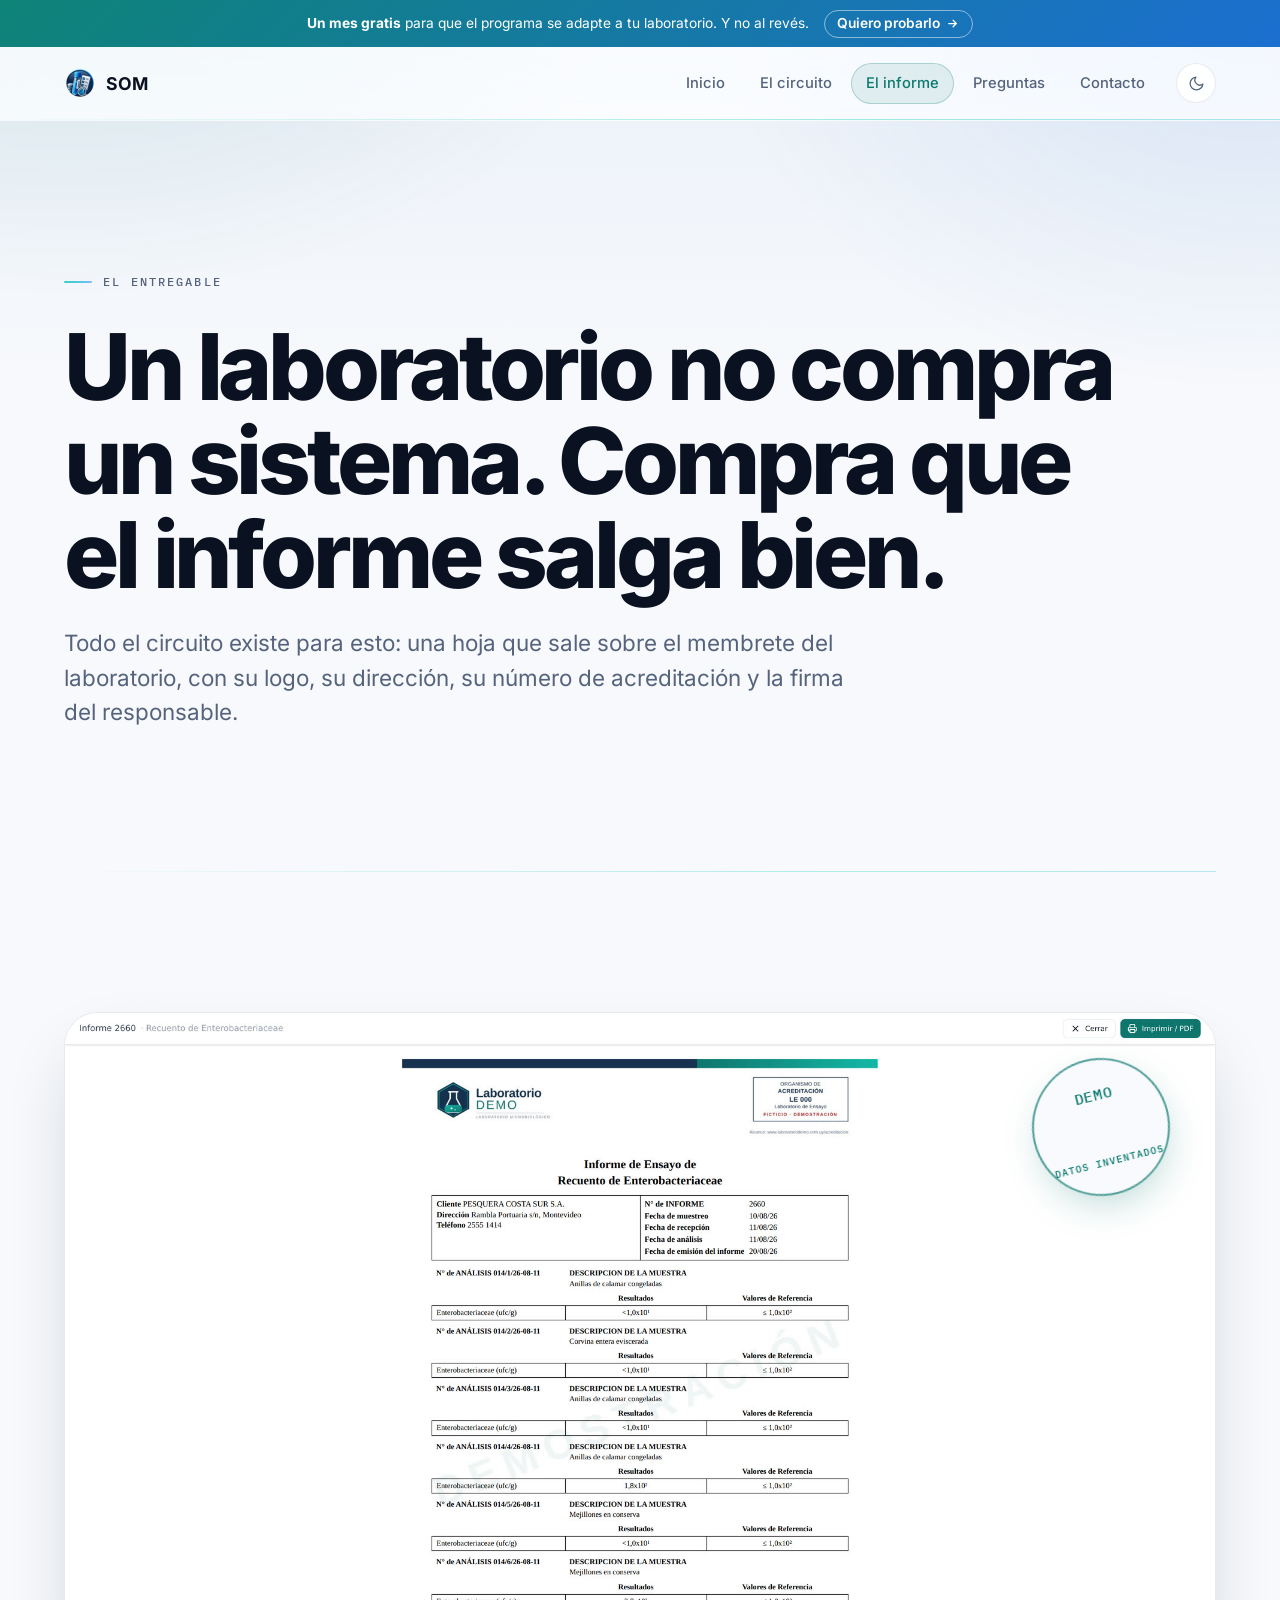
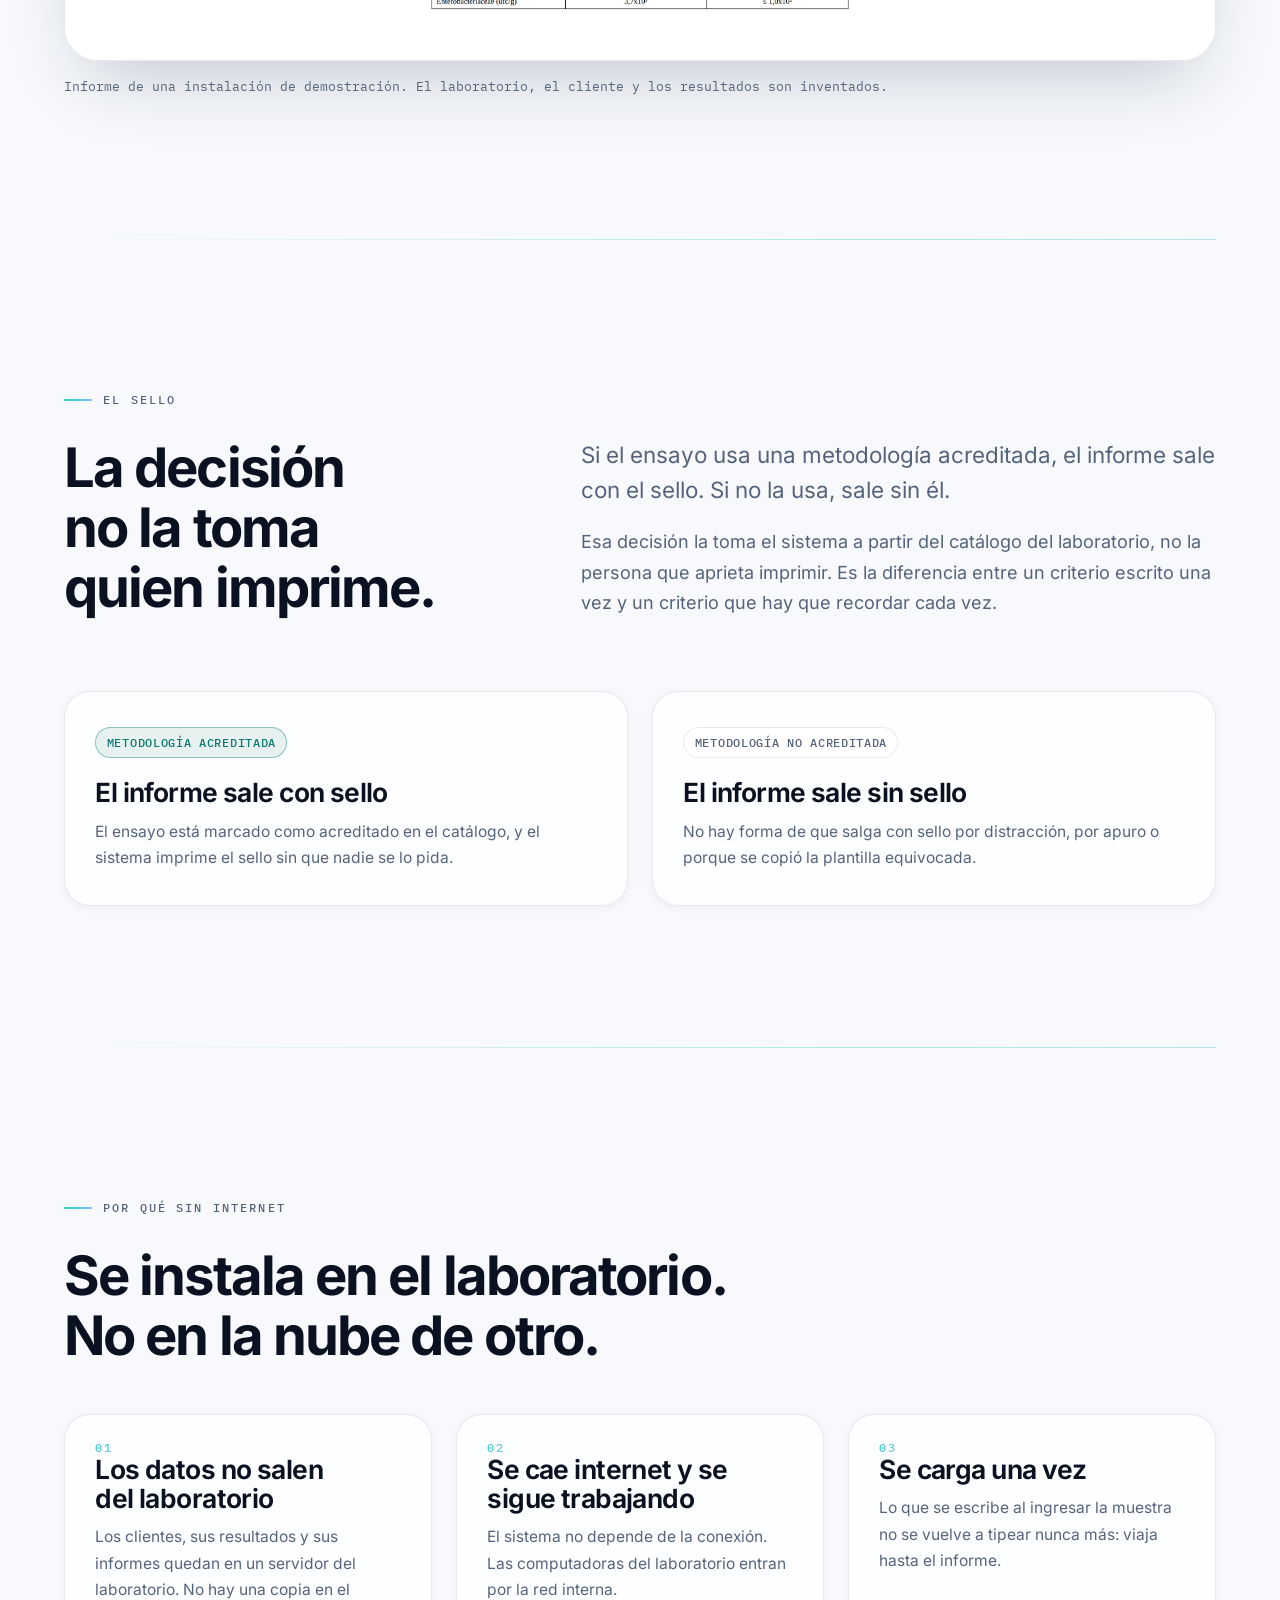
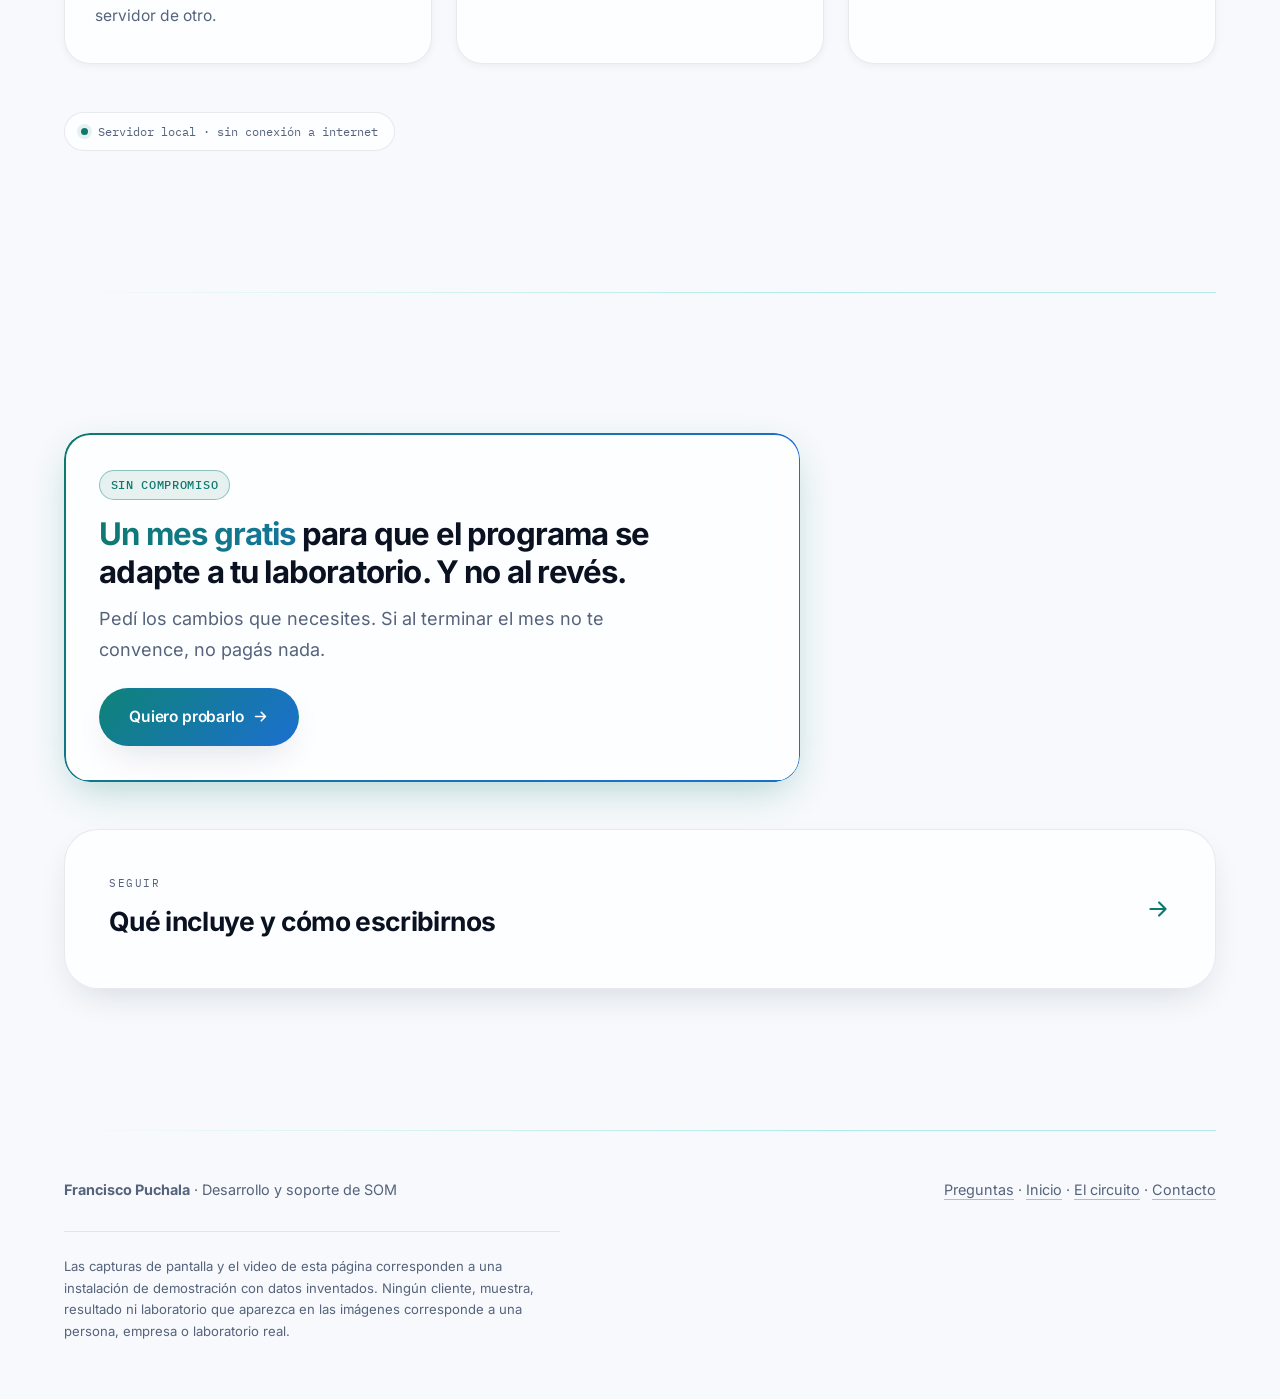
<file: informe.html>
<!doctype html>
<html lang="es-UY">
  <head>
    <meta charset="utf-8" />
    <meta name="viewport" content="width=device-width, initial-scale=1" />
                                        <!-- SEO:inicio -->
    <title>SOM — Informe de Ensayo con sello de acreditación</title>
    <meta name="description" content="El informe sale sobre la hoja membretada del laboratorio, con logo, acreditación y firma. Si la metodología está acreditada, el sistema pone el sello solo." />
    <link rel="canonical" href="https://somlims.uy/informe.html" />
    <meta name="author" content="Francisco Puchala" />
    <meta name="robots" content="index, follow, max-image-preview:large" />

    <!-- Vista previa al compartir (WhatsApp, LinkedIn, etc.) -->
    <meta property="og:type" content="website" />
    <meta property="og:site_name" content="SOM — Sistema de Organización de Muestras" />
    <meta property="og:locale" content="es_UY" />
    <meta property="og:title" content="SOM — Informe de Ensayo con sello de acreditación" />
    <meta property="og:description" content="El informe sale sobre la hoja membretada del laboratorio, con logo, acreditación y firma. Si la metodología está acreditada, el sistema pone el sello solo." />
    <meta property="og:url" content="https://somlims.uy/informe.html" />
    <meta property="og:image" content="https://somlims.uy/img/compartir.png" />
    <meta property="og:image:width" content="1200" />
    <meta property="og:image:height" content="630" />
    <meta property="og:image:alt" content="SOM — Sistema de Organización de Muestras. Del ingreso de la muestra al Informe de Ensayo firmado." />
    <meta name="twitter:card" content="summary_large_image" />
    <meta name="twitter:title" content="SOM — Informe de Ensayo con sello de acreditación" />
    <meta name="twitter:description" content="El informe sale sobre la hoja membretada del laboratorio, con logo, acreditación y firma. Si la metodología está acreditada, el sistema pone el sello solo." />
    <meta name="twitter:image" content="https://somlims.uy/img/compartir.png" />

    <script type="application/ld+json">{"@context":"https://schema.org","@type":"SoftwareApplication","name":"SOM — Sistema de Organización de Muestras","alternateName":"SOM","applicationCategory":"BusinessApplication","applicationSubCategory":"Sistema de gestión de laboratorio (LIMS)","operatingSystem":"Servidor propio del laboratorio, red interna","url":"https://somlims.uy/","inLanguage":"es-UY","description":"Sistema de gestión para laboratorios de microbiología. Cubre el circuito completo, del ingreso de la muestra al Informe de Ensayo firmado. Se instala en un servidor del propio laboratorio y funciona sin conexión a internet.","author":{"@type":"Person","name":"Francisco Puchala"},"provider":{"@type":"Person","name":"Francisco Puchala"},"areaServed":{"@type":"Country","name":"Uruguay"},"audience":{"@type":"Audience","audienceType":"Laboratorios de microbiología"},"featureList":["Ingreso de muestras con numeración automática","Carga de resultados con valores de referencia","Informe de Ensayo sobre hoja membretada con firma","Sello de acreditación según la metodología del catálogo","Fichas de clientes con historial","Conteo mensual por cliente para facturar","Catálogo propio de ensayos, parámetros y metodologías","Usuarios, roles y firmas escaneadas","Respaldos automáticos programados","Funciona sin conexión a internet"]}</script>
    <!-- SEO:fin -->
    <meta name="theme-color" content="#05080f" />
    <link rel="icon" href="./favicon.ico" sizes="any" />
    <link rel="icon" href="./img/favicon-96.png" type="image/png" sizes="96x96" />
    <link rel="icon" href="./img/favicon-192.png" type="image/png" sizes="192x192" />
    <link rel="apple-touch-icon" href="./img/favicon-192.png" />
    <link rel="preload" href="./fonts/inter-latin.woff2" as="font" type="font/woff2" crossorigin />
    <link rel="stylesheet" href="./css/som.css?v=2026-09-11" />
    <script>
      /* Antes del primer pintado: el tema guardado y la marca que habilita
         las animaciones de entrada. Si el JavaScript no corre, la clase
         nunca se agrega y no se esconde nada. */
      (function () {
        var r = document.documentElement;
        r.classList.add('anim');
        r.classList.add('nav-js');
        try {
          var t = localStorage.getItem('som-tema');
          if (t) r.setAttribute('data-theme', t);
        } catch (e) {}
      })();
    </script>
  </head>

  <body>
    <a class="saltar" href="#contenido">Saltar al contenido</a>

    <aside class="oferta-franja" aria-label="Oferta">
      <div class="oferta-franja__env">
        <span><strong>Un mes gratis</strong> para que el programa se adapte a tu laboratorio. Y no al revés.</span>
        <a href="./contacto.html#escribinos">Quiero probarlo <svg viewBox="0 0 24 24" fill="none" stroke="currentColor" stroke-width="2.2" stroke-linecap="round" stroke-linejoin="round" aria-hidden="true"><path d="M5 12h14M13 6l6 6-6 6"/></svg></a>
      </div>
    </aside>

    <header class="cabecera">
      <div class="env cabecera__fila">
        <a class="marca" href="./index.html">
          <img src="./img/emblema.png" alt="" width="30" height="30" />
          <span>SOM</span>
        </a>
        <nav class="nav" id="nav-principal" aria-label="Principal">
          <a href="./index.html">Inicio</a>
          <a href="./circuito.html">El circuito</a>
          <a href="./informe.html" aria-current="page">El informe</a>
          <a href="./preguntas.html">Preguntas</a>
          <a href="./contacto.html">Contacto</a>
        </nav>
        <button class="menu" type="button" aria-expanded="false"
                aria-controls="nav-principal" aria-label="Abrir el menú">
          <span class="menu__cajita" aria-hidden="true">
            <span></span><span></span><span></span>
          </span>
        </button>
        <button class="tema" type="button" aria-label="Cambiar a modo claro">
          <svg class="sol" viewBox="0 0 24 24" fill="none" stroke="currentColor" stroke-width="1.8" stroke-linecap="round" aria-hidden="true"><circle cx="12" cy="12" r="4"/><path d="M12 2v2M12 20v2M4.9 4.9l1.4 1.4M17.7 17.7l1.4 1.4M2 12h2M20 12h2M4.9 19.1l1.4-1.4M17.7 6.3l1.4-1.4"/></svg>
          <svg class="luna" viewBox="0 0 24 24" fill="none" stroke="currentColor" stroke-width="1.8" stroke-linecap="round" stroke-linejoin="round" aria-hidden="true"><path d="M21 12.8A9 9 0 1 1 11.2 3a7 7 0 0 0 9.8 9.8z"/></svg>
        </button>
      </div>
      <hr class="regla-bicolor" />
    </header>

    <main id="contenido">
      <section class="seccion">
        <div class="env">
          <p class="rotulo" data-rev="fundido">El entregable</p>
          <h1 class="titular medida" data-rev="subir">
            Un laboratorio no compra un sistema. Compra que el informe salga
            bien.
          </h1>
          <p class="bajada medida" data-rev="subir" style="margin-top: 1.5rem">
            Todo el circuito existe para esto: una hoja que sale sobre el
            membrete del laboratorio, con su logo, su dirección, su número de
            acreditación y la firma del responsable.
          </p>
        </div>
      </section>

      <section class="seccion">
        <div class="env">
          <figure class="hoja" data-rev="escala" style="margin: 0">
            <img
              src="./img/informe.jpg"
              alt="Un Informe de Ensayo terminado sobre hoja membretada, con el recuadro de acreditación, los datos del cliente, las cuatro fechas y la tabla de resultados con sus valores de referencia."
              loading="lazy"
              decoding="async"
              width="1920"
              height="1080"
            />
            <div class="sello" aria-hidden="true">
              <b>DEMO</b>
              <span>datos inventados</span>
            </div>
              <a class="lupa" href="./img/informe.jpg" aria-label="Ampliar: informe">
                  <svg viewBox="0 0 24 24" fill="none" stroke="currentColor" stroke-width="2" stroke-linecap="round" stroke-linejoin="round" aria-hidden="true"><circle cx="11" cy="11" r="7"/><path d="m20 20-3.5-3.5M11 8v6M8 11h6"/></svg>
                  <span>Ampliar</span>
                </a>
          </figure>
          <p class="suave mono" data-rev="fundido" style="margin-top: 1rem; font-size: 0.8rem">
            Informe de una instalación de demostración. El laboratorio, el
            cliente y los resultados son inventados.
          </p>
        </div>
      </section>

      <section class="seccion">
        <div class="env">
          <p class="rotulo" data-rev="fundido">El sello</p>
          <div class="desparejo">
            <div>
              <h2 class="titulo-2" data-rev="subir">La decisión no la toma quien imprime.</h2>
            </div>
            <div>
              <p class="bajada" data-rev="subir">
                Si el ensayo usa una metodología acreditada, el informe sale con
                el sello. Si no la usa, sale sin él.
              </p>
              <p class="suave" data-rev="subir" style="margin-top: 1.25rem">
                Esa decisión la toma el sistema a partir del catálogo del
                laboratorio, no la persona que aprieta imprimir. Es la diferencia
                entre un criterio escrito una vez y un criterio que hay que
                recordar cada vez.
              </p>
            </div>
          </div>

          <div class="bifurca" data-escalonar>
            <div class="bifurca__lado" data-rev="subir">
              <span class="chip chip--acento">Metodología acreditada</span>
              <h3 class="titulo-3">El informe sale con sello</h3>
              <p>
                El ensayo está marcado como acreditado en el catálogo, y el
                sistema imprime el sello sin que nadie se lo pida.
              </p>
            </div>
            <div class="bifurca__lado" data-rev="subir">
              <span class="chip">Metodología no acreditada</span>
              <h3 class="titulo-3">El informe sale sin sello</h3>
              <p>
                No hay forma de que salga con sello por distracción, por apuro o
                porque se copió la plantilla equivocada.
              </p>
            </div>
          </div>
        </div>
      </section>

      <section class="seccion">
        <div class="env">
          <p class="rotulo" data-rev="fundido">Por qué sin internet</p>
          <h2 class="titulo-2 medida" data-rev="subir" style="margin-bottom: 3rem">
            Se instala en el laboratorio. No en la nube de otro.
          </h2>

          <div class="argumentos" data-escalonar>
            <article class="argumento" data-rev="subir">
              <h3 class="titulo-3">Los datos no salen del laboratorio</h3>
              <p>
                Los clientes, sus resultados y sus informes quedan en un servidor
                del laboratorio. No hay una copia en el servidor de otro.
              </p>
            </article>
            <article class="argumento" data-rev="subir">
              <h3 class="titulo-3">Se cae internet y se sigue trabajando</h3>
              <p>
                El sistema no depende de la conexión. Las computadoras del
                laboratorio entran por la red interna.
              </p>
            </article>
            <article class="argumento" data-rev="subir">
              <h3 class="titulo-3">Se carga una vez</h3>
              <p>
                Lo que se escribe al ingresar la muestra no se vuelve a tipear
                nunca más: viaja hasta el informe.
              </p>
            </article>
          </div>

          <p data-rev="fundido" style="margin-top: 3rem">
            <span class="estado">Servidor local · sin conexión a internet</span>
          </p>
        </div>
      </section>

      <section class="seccion">
        <div class="env">
          <div class="oferta" data-rev="subir" style="margin-bottom: 3rem">
            <p class="chip chip--acento">Sin compromiso</p>
            <p class="oferta__titulo">
              <span class="destacado">Un mes gratis</span> para que el programa
              se adapte a tu laboratorio. Y no al revés.
            </p>
            <p class="oferta__bajada">
              Pedí los cambios que necesites. Si al terminar el mes no te
              convence, no pagás nada.
            </p>
            <a class="boton" href="./contacto.html#escribinos">Quiero probarlo <svg viewBox="0 0 24 24" fill="none" stroke="currentColor" stroke-width="2.2" stroke-linecap="round" stroke-linejoin="round" aria-hidden="true"><path d="M5 12h14M13 6l6 6-6 6"/></svg></a>
          </div>

          <a class="siguiente" data-rev="escala" href="./contacto.html">
            <span>
              <small>Seguir</small>
              <strong>Qué incluye y cómo escribirnos</strong>
            </span>
            <svg viewBox="0 0 24 24" fill="none" stroke="currentColor" stroke-width="2" stroke-linecap="round" stroke-linejoin="round" aria-hidden="true"><path d="M5 12h14M13 6l6 6-6 6"/></svg>
          </a>
        </div>
      </section>
    </main>

    <footer class="pie">
      <div class="env">
        <div class="pie__fila">
          <div>
            <strong data-dato="nombre"></strong>
            <span class="suave"> · </span>
            <span class="suave" data-dato="rol"></span>
          </div>
          <nav aria-label="Pie">
            <a href="./preguntas.html">Preguntas</a> ·
            <a href="./index.html">Inicio</a> ·
            <a href="./circuito.html">El circuito</a> ·
            <a href="./contacto.html">Contacto</a>
          </nav>
        </div>
        <p class="descargo">
          Las capturas de pantalla y el video de esta página corresponden a una
          instalación de demostración con datos inventados. Ningún cliente,
          muestra, resultado ni laboratorio que aparezca en las imágenes
          corresponde a una persona, empresa o laboratorio real.
        </p>
      </div>
    </footer>

    <script src="./js/datos.js"></script>
    <script src="./js/som.js" defer></script>
  </body>
</html>
</file>
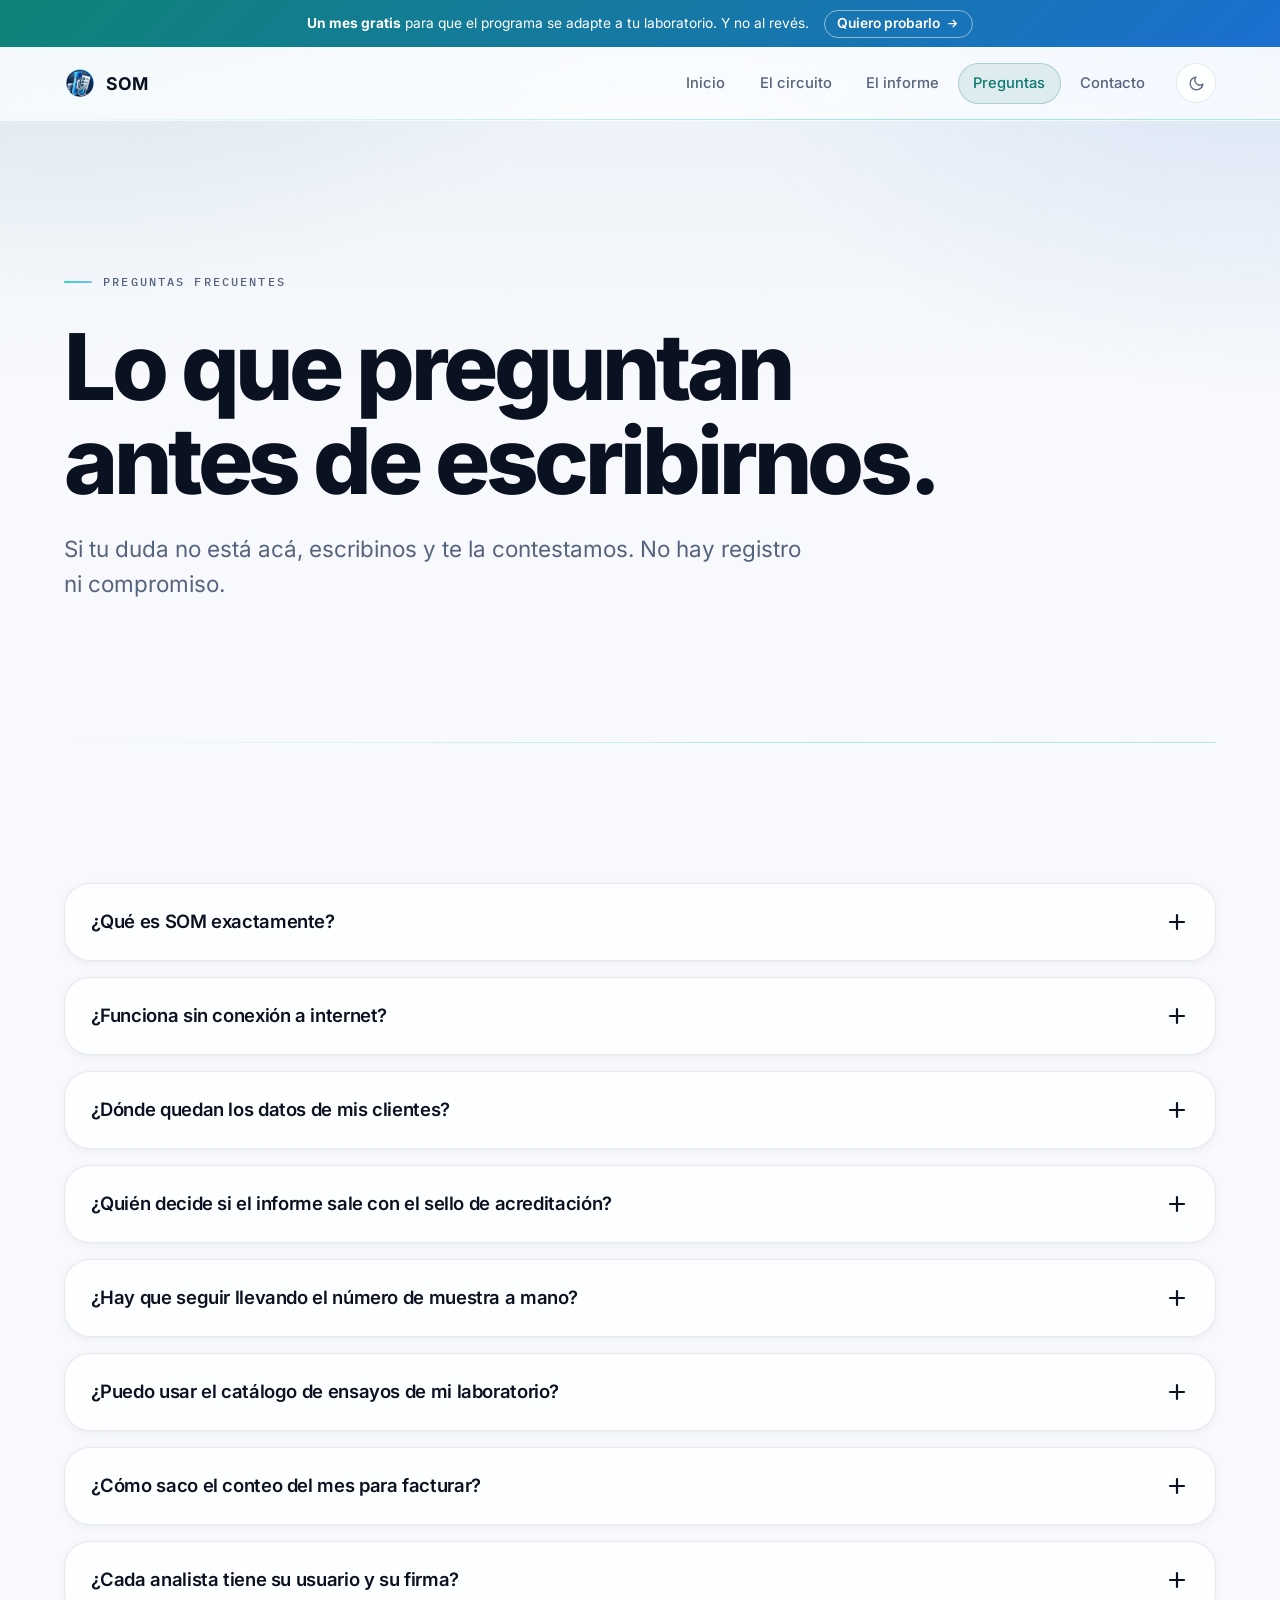
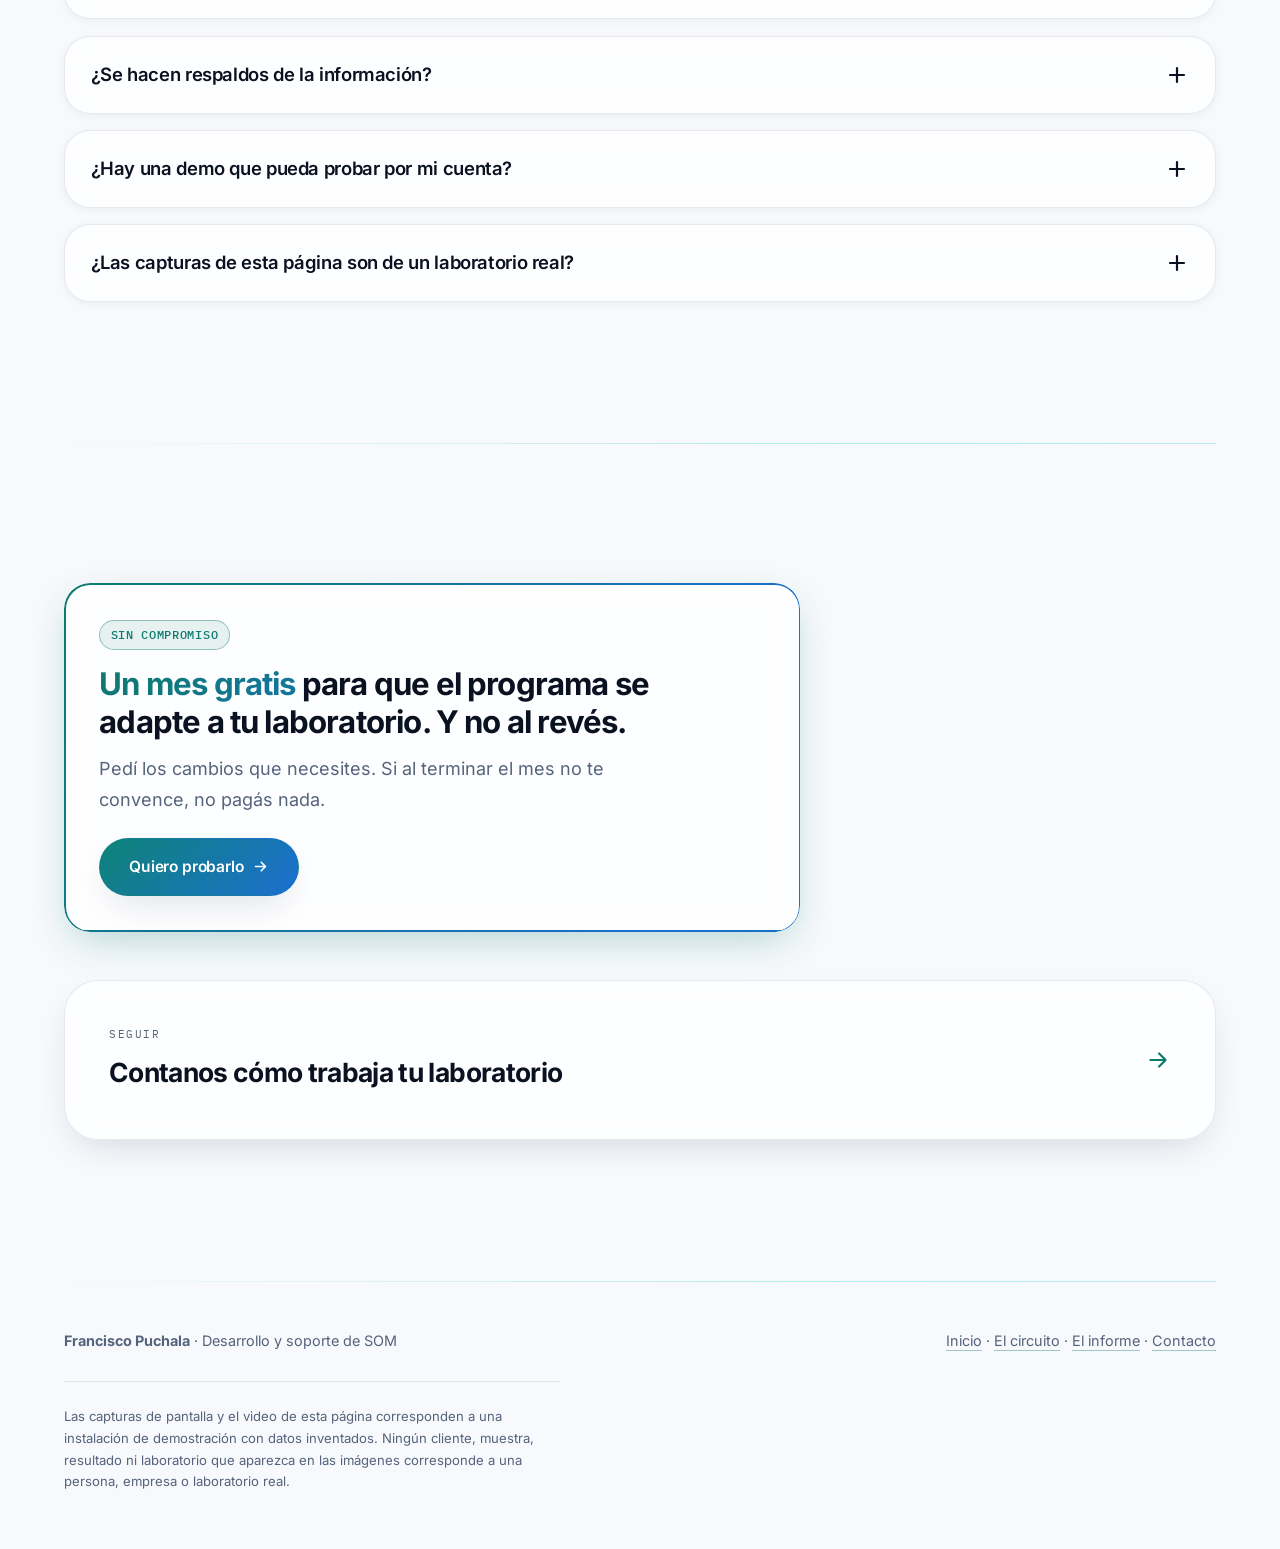
<file: preguntas.html>
<!doctype html>
<html lang="es-UY">
  <head>
    <meta charset="utf-8" />
    <meta name="viewport" content="width=device-width, initial-scale=1" />
                            <!-- SEO:inicio -->
    <title>SOM — Preguntas frecuentes del software de laboratorio</title>
    <meta name="description" content="Si funciona sin internet, dónde quedan los datos, quién decide el sello de acreditación y cómo sale el conteo del mes. Las dudas más comunes, respondidas." />
    <link rel="canonical" href="https://somlims.uy/preguntas.html" />
    <meta name="author" content="Francisco Puchala" />
    <meta name="robots" content="index, follow, max-image-preview:large" />

    <!-- Vista previa al compartir (WhatsApp, LinkedIn, etc.) -->
    <meta property="og:type" content="website" />
    <meta property="og:site_name" content="SOM — Sistema de Organización de Muestras" />
    <meta property="og:locale" content="es_UY" />
    <meta property="og:title" content="SOM — Preguntas frecuentes del software de laboratorio" />
    <meta property="og:description" content="Si funciona sin internet, dónde quedan los datos, quién decide el sello de acreditación y cómo sale el conteo del mes. Las dudas más comunes, respondidas." />
    <meta property="og:url" content="https://somlims.uy/preguntas.html" />
    <meta property="og:image" content="https://somlims.uy/img/compartir.png" />
    <meta property="og:image:width" content="1200" />
    <meta property="og:image:height" content="630" />
    <meta property="og:image:alt" content="SOM — Sistema de Organización de Muestras. Del ingreso de la muestra al Informe de Ensayo firmado." />
    <meta name="twitter:card" content="summary_large_image" />
    <meta name="twitter:title" content="SOM — Preguntas frecuentes del software de laboratorio" />
    <meta name="twitter:description" content="Si funciona sin internet, dónde quedan los datos, quién decide el sello de acreditación y cómo sale el conteo del mes. Las dudas más comunes, respondidas." />
    <meta name="twitter:image" content="https://somlims.uy/img/compartir.png" />

    <script type="application/ld+json">{"@context":"https://schema.org","@type":"SoftwareApplication","name":"SOM — Sistema de Organización de Muestras","alternateName":"SOM","applicationCategory":"BusinessApplication","applicationSubCategory":"Sistema de gestión de laboratorio (LIMS)","operatingSystem":"Servidor propio del laboratorio, red interna","url":"https://somlims.uy/","inLanguage":"es-UY","description":"Sistema de gestión para laboratorios de microbiología. Cubre el circuito completo, del ingreso de la muestra al Informe de Ensayo firmado. Se instala en un servidor del propio laboratorio y funciona sin conexión a internet.","author":{"@type":"Person","name":"Francisco Puchala"},"provider":{"@type":"Person","name":"Francisco Puchala"},"areaServed":{"@type":"Country","name":"Uruguay"},"audience":{"@type":"Audience","audienceType":"Laboratorios de microbiología"},"featureList":["Ingreso de muestras con numeración automática","Carga de resultados con valores de referencia","Informe de Ensayo sobre hoja membretada con firma","Sello de acreditación según la metodología del catálogo","Fichas de clientes con historial","Conteo mensual por cliente para facturar","Catálogo propio de ensayos, parámetros y metodologías","Usuarios, roles y firmas escaneadas","Respaldos automáticos programados","Funciona sin conexión a internet"]}</script>
    <script type="application/ld+json">{"@context":"https://schema.org","@type":"FAQPage","mainEntity":[{"@type":"Question","name":"¿Qué es SOM exactamente?","acceptedAnswer":{"@type":"Answer","text":"Un sistema de gestión para laboratorios de microbiología. Cubre el circuito completo: desde que entra la muestra al laboratorio hasta que sale el Informe de Ensayo firmado."}},{"@type":"Question","name":"¿Funciona sin conexión a internet?","acceptedAnswer":{"@type":"Answer","text":"Sí. SOM se instala en un servidor del propio laboratorio y las computadoras entran por la red interna. Si se corta internet, se sigue trabajando igual."}},{"@type":"Question","name":"¿Dónde quedan los datos de mis clientes?","acceptedAnswer":{"@type":"Answer","text":"En un servidor del laboratorio. Los clientes, sus resultados y sus informes no salen de ahí: no hay una copia en el servidor de otro. No hay nube, no hay cuenta y no hay mensualidad por usuario."}},{"@type":"Question","name":"¿Quién decide si el informe sale con el sello de acreditación?","acceptedAnswer":{"@type":"Answer","text":"El sistema, no la persona que imprime. Si el ensayo usa una metodología acreditada, el informe sale con el sello; si no la usa, sale sin él. Esa decisión se toma a partir del catálogo del laboratorio."}},{"@type":"Question","name":"¿Hay que seguir llevando el número de muestra a mano?","acceptedAnswer":{"@type":"Answer","text":"No. El número de muestra lo pone el sistema al ingresarla. No se repite y no se saltea."}},{"@type":"Question","name":"¿Puedo usar el catálogo de ensayos de mi laboratorio?","acceptedAnswer":{"@type":"Answer","text":"Sí, y es lo que corresponde: el catálogo de un laboratorio es suyo, no se reusa el de otro. Se cargan los ensayos, los parámetros, las metodologías y los valores de referencia propios."}},{"@type":"Question","name":"¿Cómo saco el conteo del mes para facturar?","acceptedAnswer":{"@type":"Answer","text":"El sistema informa cuántos informes y cuántos análisis se le hicieron a cada cliente en el mes. Es el dato para facturar, sin contarlo a mano."}},{"@type":"Question","name":"¿Cada analista tiene su usuario y su firma?","acceptedAnswer":{"@type":"Answer","text":"Sí. Cada analista con su usuario y su firma escaneada, y el administrador decide quién ve qué."}},{"@type":"Question","name":"¿Se hacen respaldos de la información?","acceptedAnswer":{"@type":"Answer","text":"Sí. Hay respaldos automáticos programados, más uno a demanda cuando lo necesites. Quedan en el disco que el laboratorio elija."}},{"@type":"Question","name":"¿Hay una demo que pueda probar por mi cuenta?","acceptedAnswer":{"@type":"Answer","text":"No hay demo público ni registro en la página. Lo que sí hay es un mes gratis para que el programa se adapte a tu laboratorio: en ese mes pedís los cambios que necesites, y si al terminar no te convence, no pagás nada. Escribinos y lo coordinamos."}},{"@type":"Question","name":"¿Las capturas de esta página son de un laboratorio real?","acceptedAnswer":{"@type":"Answer","text":"No. Todas las capturas y el video corresponden a una instalación de demostración con datos inventados. Ningún cliente, muestra, resultado ni laboratorio que aparezca en las imágenes corresponde a una persona, empresa o laboratorio real."}}]}</script>
    <!-- SEO:fin -->
    <meta name="theme-color" content="#05080f" />
    <link rel="icon" href="./favicon.ico" sizes="any" />
    <link rel="icon" href="./img/favicon-96.png" type="image/png" sizes="96x96" />
    <link rel="icon" href="./img/favicon-192.png" type="image/png" sizes="192x192" />
    <link rel="apple-touch-icon" href="./img/favicon-192.png" />
    <link rel="preload" href="./fonts/inter-latin.woff2" as="font" type="font/woff2" crossorigin />
    <link rel="stylesheet" href="./css/som.css?v=2026-09-11" />
    <script>
      /* Antes del primer pintado: el tema guardado y la marca que habilita
         las animaciones de entrada. Si el JavaScript no corre, la clase
         nunca se agrega y no se esconde nada. */
      (function () {
        var r = document.documentElement;
        r.classList.add('anim');
        r.classList.add('nav-js');
        try {
          var t = localStorage.getItem('som-tema');
          if (t) r.setAttribute('data-theme', t);
        } catch (e) {}
      })();
    </script>
  </head>

  <body>
    <a class="saltar" href="#contenido">Saltar al contenido</a>

    <aside class="oferta-franja" aria-label="Oferta">
      <div class="oferta-franja__env">
        <span><strong>Un mes gratis</strong> para que el programa se adapte a tu laboratorio. Y no al revés.</span>
        <a href="./contacto.html#escribinos">Quiero probarlo <svg viewBox="0 0 24 24" fill="none" stroke="currentColor" stroke-width="2.2" stroke-linecap="round" stroke-linejoin="round" aria-hidden="true"><path d="M5 12h14M13 6l6 6-6 6"/></svg></a>
      </div>
    </aside>

    <header class="cabecera">
      <div class="env cabecera__fila">
        <a class="marca" href="./index.html">
          <img src="./img/emblema.png" alt="" width="30" height="30" />
          <span>SOM</span>
        </a>
        <nav class="nav" id="nav-principal" aria-label="Principal">
          <a href="./index.html">Inicio</a>
          <a href="./circuito.html">El circuito</a>
          <a href="./informe.html">El informe</a>
          <a href="./preguntas.html" aria-current="page">Preguntas</a>
          <a href="./contacto.html">Contacto</a>
        </nav>
        <button class="menu" type="button" aria-expanded="false"
                aria-controls="nav-principal" aria-label="Abrir el menú">
          <span class="menu__cajita" aria-hidden="true">
            <span></span><span></span><span></span>
          </span>
        </button>
        <button class="tema" type="button" aria-label="Cambiar a modo claro">
          <svg class="sol" viewBox="0 0 24 24" fill="none" stroke="currentColor" stroke-width="1.8" stroke-linecap="round" aria-hidden="true"><circle cx="12" cy="12" r="4"/><path d="M12 2v2M12 20v2M4.9 4.9l1.4 1.4M17.7 17.7l1.4 1.4M2 12h2M20 12h2M4.9 19.1l1.4-1.4M17.7 6.3l1.4-1.4"/></svg>
          <svg class="luna" viewBox="0 0 24 24" fill="none" stroke="currentColor" stroke-width="1.8" stroke-linecap="round" stroke-linejoin="round" aria-hidden="true"><path d="M21 12.8A9 9 0 1 1 11.2 3a7 7 0 0 0 9.8 9.8z"/></svg>
        </button>
      </div>
      <hr class="regla-bicolor" />
    </header>

    <main id="contenido">
      <section class="seccion">
        <div class="env">
          <p class="rotulo" data-rev="fundido">Preguntas frecuentes</p>
          <h1 class="titular medida" data-rev="subir">Lo que preguntan antes de escribirnos.</h1>
          <p class="bajada medida" data-rev="subir" style="margin-top: 1.5rem">
            Si tu duda no está acá, escribinos y te la contestamos. No hay
            registro ni compromiso.
          </p>
        </div>
      </section>

      <section class="seccion">
        <div class="env">
          <div class="faq" data-escalonar>
            <details class="faq__item" data-rev="subir">
              <summary>¿Qué es SOM exactamente?</summary>
              <div class="faq__cuerpo">
                <p>
                  Un sistema de gestión para laboratorios de microbiología.
                  Cubre el circuito completo: desde que entra la
                  muestra al laboratorio hasta que sale el Informe de Ensayo
                  firmado.
                </p>
              </div>
            </details>

            <details class="faq__item" data-rev="subir">
              <summary>¿Funciona sin conexión a internet?</summary>
              <div class="faq__cuerpo">
                <p>
                  Sí. SOM se instala en un servidor del propio laboratorio y las
                  computadoras entran por la red interna. Si se corta internet,
                  se sigue trabajando igual.
                </p>
              </div>
            </details>

            <details class="faq__item" data-rev="subir">
              <summary>¿Dónde quedan los datos de mis clientes?</summary>
              <div class="faq__cuerpo">
                <p>
                  En un servidor del laboratorio. Los clientes, sus resultados y
                  sus informes no salen de ahí: no hay una copia en el servidor
                  de otro. No hay nube, no hay cuenta y no hay mensualidad por
                  usuario.
                </p>
              </div>
            </details>

            <details class="faq__item" data-rev="subir">
              <summary>¿Quién decide si el informe sale con el sello de acreditación?</summary>
              <div class="faq__cuerpo">
                <p>
                  El sistema, no la persona que imprime. Si el ensayo usa una
                  metodología acreditada, el informe sale con el sello; si no la
                  usa, sale sin él. Esa decisión se toma a partir del catálogo
                  del laboratorio.
                </p>
              </div>
            </details>

            <details class="faq__item" data-rev="subir">
              <summary>¿Hay que seguir llevando el número de muestra a mano?</summary>
              <div class="faq__cuerpo">
                <p>
                  No. El número de muestra lo pone el sistema al ingresarla. No
                  se repite y no se saltea.
                </p>
              </div>
            </details>

            <details class="faq__item" data-rev="subir">
              <summary>¿Puedo usar el catálogo de ensayos de mi laboratorio?</summary>
              <div class="faq__cuerpo">
                <p>
                  Sí, y es lo que corresponde: el catálogo de un laboratorio es
                  suyo, no se reusa el de otro. Se cargan los ensayos, los
                  parámetros, las metodologías y los valores de referencia
                  propios.
                </p>
              </div>
            </details>

            <details class="faq__item" data-rev="subir">
              <summary>¿Cómo saco el conteo del mes para facturar?</summary>
              <div class="faq__cuerpo">
                <p>
                  El sistema informa cuántos informes y cuántos análisis se le
                  hicieron a cada cliente en el mes. Es el dato para facturar,
                  sin contarlo a mano.
                </p>
              </div>
            </details>

            <details class="faq__item" data-rev="subir">
              <summary>¿Cada analista tiene su usuario y su firma?</summary>
              <div class="faq__cuerpo">
                <p>
                  Sí. Cada analista con su usuario y su firma escaneada, y el
                  administrador decide quién ve qué.
                </p>
              </div>
            </details>

            <details class="faq__item" data-rev="subir">
              <summary>¿Se hacen respaldos de la información?</summary>
              <div class="faq__cuerpo">
                <p>
                  Sí. Hay respaldos automáticos programados, más uno a demanda
                  cuando lo necesites. Quedan en el disco que el laboratorio
                  elija.
                </p>
              </div>
            </details>

            <details class="faq__item" data-rev="subir">
              <summary>¿Hay una demo que pueda probar por mi cuenta?</summary>
              <div class="faq__cuerpo">
                <p>
                  No hay demo público ni registro en la página. Lo que sí hay es
                  un mes gratis para que el programa se adapte a tu laboratorio:
                  en ese mes pedís los cambios que necesites, y si al terminar no
                  te convence, no pagás nada. Escribinos y lo coordinamos.
                </p>
              </div>
            </details>

            <details class="faq__item" data-rev="subir">
              <summary>¿Las capturas de esta página son de un laboratorio real?</summary>
              <div class="faq__cuerpo">
                <p>
                  No. Todas las capturas y el video corresponden a una
                  instalación de demostración con datos inventados. Ningún
                  cliente, muestra, resultado ni laboratorio que aparezca en las
                  imágenes corresponde a una persona, empresa o laboratorio
                  real.
                </p>
              </div>
            </details>
          </div>
        </div>
      </section>

      <section class="seccion">
        <div class="env">
          <div class="oferta" data-rev="subir" style="margin-bottom: 3rem">
            <p class="chip chip--acento">Sin compromiso</p>
            <p class="oferta__titulo">
              <span class="destacado">Un mes gratis</span> para que el programa
              se adapte a tu laboratorio. Y no al revés.
            </p>
            <p class="oferta__bajada">
              Pedí los cambios que necesites. Si al terminar el mes no te
              convence, no pagás nada.
            </p>
            <a class="boton" href="./contacto.html#escribinos">Quiero probarlo <svg viewBox="0 0 24 24" fill="none" stroke="currentColor" stroke-width="2.2" stroke-linecap="round" stroke-linejoin="round" aria-hidden="true"><path d="M5 12h14M13 6l6 6-6 6"/></svg></a>
          </div>

          <a class="siguiente" data-rev="escala" href="./contacto.html">
            <span>
              <small>Seguir</small>
              <strong>Contanos cómo trabaja tu laboratorio</strong>
            </span>
            <svg viewBox="0 0 24 24" fill="none" stroke="currentColor" stroke-width="2" stroke-linecap="round" stroke-linejoin="round" aria-hidden="true"><path d="M5 12h14M13 6l6 6-6 6"/></svg>
          </a>
        </div>
      </section>
    </main>

    <footer class="pie">
      <div class="env">
        <div class="pie__fila">
          <div>
            <strong data-dato="nombre"></strong>
            <span class="suave"> · </span>
            <span class="suave" data-dato="rol"></span>
          </div>
          <nav aria-label="Pie">
            <a href="./index.html">Inicio</a> ·
            <a href="./circuito.html">El circuito</a> ·
            <a href="./informe.html">El informe</a> ·
            <a href="./contacto.html">Contacto</a>
          </nav>
        </div>
        <p class="descargo">
          Las capturas de pantalla y el video de esta página corresponden a una
          instalación de demostración con datos inventados. Ningún cliente,
          muestra, resultado ni laboratorio que aparezca en las imágenes
          corresponde a una persona, empresa o laboratorio real.
        </p>
      </div>
    </footer>

    <script src="./js/datos.js"></script>
    <script src="./js/som.js" defer></script>
  </body>
</html>
</file>
<file: css/som.css>
/* ==========================================================================
   SOM — Sistema de Organización de Muestras
   Hoja de estilos única. Sin framework, sin dependencias externas.

   Dirección: superficies de vidrio, sombras difusas y grandes, esquinas
   redondeadas consistentes, mucho aire y gradientes derivados de la marca
   (verde agua del sistema + azul del emblema). Nada de violeta genérico.
   ========================================================================== */

/* --------------------------------------------------------------------------
   1. Tipografías (servidas desde este mismo repositorio)
   -------------------------------------------------------------------------- */

@font-face {
  font-family: 'Inter';
  font-style: normal;
  font-weight: 100 900;
  font-display: swap;
  src: url('../fonts/inter-latin.woff2') format('woff2');
  unicode-range: U+0000-00FF, U+0131, U+0152-0153, U+02BB-02BC, U+02C6, U+02DA,
    U+02DC, U+0304, U+0308, U+0329, U+2000-206F, U+20AC, U+2122, U+2191, U+2193,
    U+2212, U+2215, U+FEFF, U+FFFD;
}
@font-face {
  font-family: 'Inter';
  font-style: normal;
  font-weight: 100 900;
  font-display: swap;
  src: url('../fonts/inter-latin-ext.woff2') format('woff2');
  unicode-range: U+0100-02BA, U+02BD-02C5, U+02C7-02CC, U+02CE-02D7, U+02DD-02FF,
    U+0304, U+0308, U+0329, U+1D00-1DBF, U+1E00-1E9F, U+1EF2-1EFF, U+2020,
    U+20A0-20AB, U+20AD-20C0, U+2113, U+2C60-2C7F, U+A720-A7FF;
}
@font-face {
  font-family: 'IBM Plex Mono';
  font-style: normal;
  font-weight: 400;
  font-display: swap;
  src: url('../fonts/plexmono-400-latin.woff2') format('woff2');
  unicode-range: U+0000-00FF, U+0131, U+0152-0153, U+02BB-02BC, U+02C6, U+02DA,
    U+02DC, U+0304, U+0308, U+0329, U+2000-206F, U+20AC, U+2122, U+2191, U+2193,
    U+2212, U+2215, U+FEFF, U+FFFD;
}
@font-face {
  font-family: 'IBM Plex Mono';
  font-style: normal;
  font-weight: 400;
  font-display: swap;
  src: url('../fonts/plexmono-400-latin-ext.woff2') format('woff2');
  unicode-range: U+0100-02BA, U+02BD-02C5, U+02C7-02CC, U+02CE-02D7, U+02DD-02FF,
    U+0304, U+0308, U+0329, U+1D00-1DBF, U+1E00-1E9F, U+1EF2-1EFF, U+2020,
    U+20A0-20AB, U+20AD-20C0, U+2113, U+2C60-2C7F, U+A720-A7FF;
}
@font-face {
  font-family: 'IBM Plex Mono';
  font-style: normal;
  font-weight: 500;
  font-display: swap;
  src: url('../fonts/plexmono-500-latin.woff2') format('woff2');
  unicode-range: U+0000-00FF, U+0131, U+0152-0153, U+02BB-02BC, U+02C6, U+02DA,
    U+02DC, U+0304, U+0308, U+0329, U+2000-206F, U+20AC, U+2122, U+2191, U+2193,
    U+2212, U+2215, U+FEFF, U+FFFD;
}
@font-face {
  font-family: 'IBM Plex Mono';
  font-style: normal;
  font-weight: 500;
  font-display: swap;
  src: url('../fonts/plexmono-500-latin-ext.woff2') format('woff2');
  unicode-range: U+0100-02BA, U+02BD-02C5, U+02C7-02CC, U+02CE-02D7, U+02DD-02FF,
    U+0304, U+0308, U+0329, U+1D00-1DBF, U+1E00-1E9F, U+1EF2-1EFF, U+2020,
    U+20A0-20AB, U+20AD-20C0, U+2113, U+2C60-2C7F, U+A720-A7FF;
}

/* --------------------------------------------------------------------------
   2. Fichas de diseño
   -------------------------------------------------------------------------- */

:root {
  /* Fondo profundo con dos halos de color muy suaves */
  --bg: #05080f;
  --bg-2: #090f1d;
  --halo-1: rgba(45, 212, 191, 0.16);
  --halo-2: rgba(66, 141, 245, 0.14);

  /* Superficies de vidrio */
  --panel: rgba(255, 255, 255, 0.042);
  --panel-2: rgba(255, 255, 255, 0.075);
  --vidrio: rgba(9, 15, 29, 0.62);
  --linea: rgba(255, 255, 255, 0.085);
  --linea-fuerte: rgba(255, 255, 255, 0.16);

  --text: #f0f4fa;
  --muted: #96a3ba;

  --accent: #2dd4bf;
  --accent-2: #6bb3ff;
  --accent-soft: rgba(45, 212, 191, 0.13);
  --on-accent: #ffffff;

  /* Gradientes. El verde agua es del sistema, el azul es el del emblema. */
  --grad-boton: linear-gradient(135deg, #0e8377 0%, #1c6fd0 100%);
  --grad-boton-hover: linear-gradient(135deg, #12a394 0%, #2a80e8 100%);
  --grad-texto: linear-gradient(115deg, #2dd4bf 0%, #7cbcff 100%);
  --grad-linea: linear-gradient(
    90deg,
    transparent,
    rgba(45, 212, 191, 0.55) 30%,
    rgba(107, 179, 255, 0.55) 70%,
    transparent
  );

  /* Sombras difusas y grandes */
  --sh-1: 0 2px 10px rgba(0, 0, 0, 0.3);
  --sh-2: 0 14px 40px -12px rgba(0, 0, 0, 0.55);
  --sh-3: 0 30px 80px -20px rgba(0, 0, 0, 0.7);
  --sh-glow: 0 14px 44px -10px rgba(20, 160, 175, 0.45);

  --marcador: #f0b072;
  --marcador-borde: rgba(240, 176, 114, 0.5);
  --marcador-fondo: rgba(240, 176, 114, 0.12);

  --font-sans: 'Inter', system-ui, -apple-system, 'Segoe UI', Roboto,
    'Helvetica Neue', Arial, sans-serif;
  --font-mono: 'IBM Plex Mono', ui-monospace, 'SFMono-Regular', Consolas,
    'Liberation Mono', monospace;

  /* Radios consistentes */
  --r-xs: 8px;
  --r-sm: 12px;
  --r: 18px;
  --r-lg: 26px;
  --r-xl: 34px;
  --r-pill: 999px;

  /* Aire */
  --rail: clamp(1.25rem, 5vw, 4rem);
  --seccion-y: clamp(5.5rem, 11vw, 10rem);
  --measure: 62ch;
  --header-h: 4.5rem;

  --ease: cubic-bezier(0.22, 0.72, 0.24, 1);
  --ease-out: cubic-bezier(0.16, 1, 0.3, 1);
  --t: 0.3s;
}

@media (prefers-color-scheme: light) {
  :root:not([data-theme='dark']) {
    --bg: #f7f9fc;
    --bg-2: #eaf0f8;
    --halo-1: rgba(13, 122, 111, 0.12);
    --halo-2: rgba(28, 111, 208, 0.1);

    --panel: rgba(255, 255, 255, 0.78);
    --panel-2: rgba(255, 255, 255, 0.95);
    --vidrio: rgba(255, 255, 255, 0.72);
    --linea: rgba(12, 24, 48, 0.09);
    --linea-fuerte: rgba(12, 24, 48, 0.16);

    --text: #0a1120;
    --muted: #55637c;

    --accent: #0d7a6f;
    --accent-2: #1c6fd0;
    --accent-soft: rgba(13, 122, 111, 0.1);

    --sh-1: 0 2px 8px rgba(15, 30, 60, 0.05);
    --sh-2: 0 14px 36px -12px rgba(15, 30, 60, 0.16);
    --sh-3: 0 32px 74px -22px rgba(15, 30, 60, 0.24);
    --sh-glow: 0 14px 40px -10px rgba(13, 122, 111, 0.32);

    --marcador: #8a5310;
    --marcador-borde: rgba(154, 91, 15, 0.45);
    --marcador-fondo: rgba(217, 131, 36, 0.1);
  }
}

:root[data-theme='light'] {
  --bg: #f7f9fc;
  --bg-2: #eaf0f8;
  --halo-1: rgba(13, 122, 111, 0.12);
  --halo-2: rgba(28, 111, 208, 0.1);

  --panel: rgba(255, 255, 255, 0.78);
  --panel-2: rgba(255, 255, 255, 0.95);
  --vidrio: rgba(255, 255, 255, 0.72);
  --linea: rgba(12, 24, 48, 0.09);
  --linea-fuerte: rgba(12, 24, 48, 0.16);

  --text: #0a1120;
  --muted: #55637c;

  --accent: #0d7a6f;
  --accent-2: #1c6fd0;
  --accent-soft: rgba(13, 122, 111, 0.1);

  --sh-1: 0 2px 8px rgba(15, 30, 60, 0.05);
  --sh-2: 0 14px 36px -12px rgba(15, 30, 60, 0.16);
  --sh-3: 0 32px 74px -22px rgba(15, 30, 60, 0.24);
  --sh-glow: 0 14px 40px -10px rgba(13, 122, 111, 0.32);

  --marcador: #8a5310;
  --marcador-borde: rgba(154, 91, 15, 0.45);
  --marcador-fondo: rgba(217, 131, 36, 0.1);
}

/* --------------------------------------------------------------------------
   3. Base
   -------------------------------------------------------------------------- */

*,
*::before,
*::after {
  box-sizing: border-box;
}

html {
  -webkit-text-size-adjust: 100%;
  scroll-behavior: smooth;
  scroll-padding-top: calc(var(--header-h) + 2rem);
}

body {
  margin: 0;
  min-height: 100%;
  background: var(--bg);
  color: var(--text);
  font-family: var(--font-sans);
  font-size: clamp(1rem, 0.95rem + 0.25vw, 1.125rem);
  line-height: 1.7;
  overflow-x: hidden;
  -webkit-font-smoothing: antialiased;
  text-rendering: optimizeLegibility;
  font-synthesis-weight: none;
}

/* Los dos halos de color del fondo. Fijos, muy difusos, casi imperceptibles:
   dan profundidad sin convertirse en un degradado de moda. */
body::before {
  content: '';
  position: fixed;
  inset: -20%;
  z-index: -2;
  background: radial-gradient(
      62rem 42rem at 18% 6%,
      var(--halo-1),
      transparent 60%
    ),
    radial-gradient(54rem 40rem at 84% 14%, var(--halo-2), transparent 62%);
  pointer-events: none;
  animation: derivar 34s ease-in-out infinite alternate;
  will-change: transform;
}

/* La capa plana de abajo, que no se mueve. */
body::after {
  content: '';
  position: fixed;
  inset: 0;
  z-index: -3;
  background: linear-gradient(180deg, var(--bg-2) 0%, var(--bg) 42%);
  pointer-events: none;
}

/* Los dos halos derivan muy despacio. Medio minuto por ciclo: se percibe
   que la pagina esta viva sin que nada distraiga de la lectura. */
@keyframes derivar {
  0% {
    transform: translate3d(0, 0, 0) scale(1);
  }
  50% {
    transform: translate3d(3%, -2.5%, 0) scale(1.08);
  }
  100% {
    transform: translate3d(-2.5%, 2%, 0) scale(1.04);
  }
}

h1,
h2,
h3,
h4 {
  margin: 0;
  font-weight: 700;
  line-height: 1.1;
  letter-spacing: -0.03em;
  text-wrap: balance;
}

p {
  margin: 0;
  text-wrap: pretty;
}

img,
video {
  display: block;
  max-width: 100%;
  height: auto;
}

a {
  color: var(--accent);
  text-decoration-color: color-mix(in srgb, var(--accent) 38%, transparent);
  text-underline-offset: 0.25em;
  text-decoration-thickness: 1px;
  transition: color var(--t) var(--ease),
    text-decoration-color var(--t) var(--ease),
    text-decoration-thickness var(--t) var(--ease);
}
a:hover {
  text-decoration-color: currentColor;
  text-decoration-thickness: 2px;
}

:focus-visible {
  outline: 2px solid var(--accent);
  outline-offset: 3px;
  border-radius: var(--r-xs);
}

::selection {
  background: color-mix(in srgb, var(--accent) 30%, transparent);
  color: var(--text);
}

.saltar {
  position: absolute;
  left: -9999px;
  top: 0;
  z-index: 100;
  padding: 0.85rem 1.4rem;
  border-radius: var(--r-pill);
  background: var(--grad-boton);
  color: #fff;
  font-weight: 600;
  text-decoration: none;
  box-shadow: var(--sh-2);
}
.saltar:focus {
  left: 1rem;
  top: 1rem;
}

/* --------------------------------------------------------------------------
   4. Retícula
   -------------------------------------------------------------------------- */

.env {
  width: 100%;
  max-width: 80rem;
  margin-inline: auto;
  padding-inline: var(--rail);
}

.seccion {
  position: relative;
  padding-block: var(--seccion-y);
}

/* Un filete degradado en vez de una línea dura. */
.seccion + .seccion::before {
  content: '';
  position: absolute;
  top: 0;
  left: 50%;
  translate: -50% 0;
  width: min(80rem, 100% - var(--rail) * 2);
  height: 1px;
  background: var(--grad-linea);
  opacity: 0.65;
}

.desparejo {
  display: grid;
  gap: clamp(2rem, 5vw, 4.5rem);
  align-items: start;
}
@media (min-width: 62rem) {
  .desparejo {
    grid-template-columns: minmax(0, 5fr) minmax(0, 7fr);
  }
}

.medida {
  max-width: var(--measure);
}

/* --------------------------------------------------------------------------
   5. Piezas de marca
   -------------------------------------------------------------------------- */

.regla-bicolor {
  height: 1px;
  border: 0;
  margin: 0;
  background: var(--grad-linea);
  opacity: 0.8;
}

.chip {
  display: inline-flex;
  align-items: center;
  gap: 0.45em;
  padding: 0.4em 0.9em;
  border: 1px solid var(--linea);
  border-radius: var(--r-pill);
  background: var(--panel);
  backdrop-filter: blur(10px);
  -webkit-backdrop-filter: blur(10px);
  color: var(--muted);
  font-family: var(--font-mono);
  font-size: 0.72rem;
  font-weight: 500;
  letter-spacing: 0.06em;
  text-transform: uppercase;
  white-space: nowrap;
  transition: all var(--t) var(--ease);
}

.chip--acento {
  border-color: color-mix(in srgb, var(--accent) 40%, transparent);
  background: var(--accent-soft);
  color: var(--accent);
}

.rotulo {
  display: inline-flex;
  align-items: center;
  gap: 0.7rem;
  margin-bottom: 1.75rem;
  font-family: var(--font-mono);
  font-size: 0.74rem;
  font-weight: 500;
  letter-spacing: 0.18em;
  text-transform: uppercase;
  color: var(--muted);
}
.rotulo::before {
  content: '';
  width: 1.75rem;
  height: 2px;
  border-radius: 2px;
  background: var(--grad-texto);
}

.estado {
  display: inline-flex;
  align-items: center;
  gap: 0.6rem;
  padding: 0.5rem 1rem;
  border: 1px solid var(--linea);
  border-radius: var(--r-pill);
  background: var(--panel);
  backdrop-filter: blur(10px);
  -webkit-backdrop-filter: blur(10px);
  font-family: var(--font-mono);
  font-size: 0.78rem;
  color: var(--muted);
}
.estado::before {
  content: '';
  width: 7px;
  height: 7px;
  border-radius: 50%;
  background: var(--accent);
  box-shadow: 0 0 0 4px var(--accent-soft);
  animation: latir 2.8s var(--ease) infinite;
}

@keyframes latir {
  0%,
  100% {
    box-shadow: 0 0 0 4px var(--accent-soft);
  }
  50% {
    box-shadow: 0 0 0 8px transparent;
  }
}

.mono {
  font-family: var(--font-mono);
  font-size: 0.9em;
  font-variant-numeric: tabular-nums;
}

/* --------------------------------------------------------------------------
   6. Encabezado de vidrio
   -------------------------------------------------------------------------- */

.cabecera {
  position: sticky;
  top: 0;
  z-index: 50;
  background: var(--vidrio);
  backdrop-filter: blur(20px) saturate(160%);
  -webkit-backdrop-filter: blur(20px) saturate(160%);
  border-bottom: 1px solid transparent;
  transition: background-color 0.4s var(--ease), border-color 0.4s var(--ease),
    box-shadow 0.4s var(--ease);
}

/* Al bajar, el vidrio se cierra un poco y aparece la sombra. */
.cabecera.pegada {
  border-bottom-color: var(--linea);
  box-shadow: var(--sh-1);
}

.cabecera__fila {
  display: flex;
  align-items: center;
  gap: 1rem;
  height: var(--header-h);
}

.marca {
  display: flex;
  align-items: center;
  gap: 0.65rem;
  margin-right: auto;
  color: inherit;
  text-decoration: none;
  font-weight: 700;
  font-size: 1.1rem;
  letter-spacing: -0.02em;
  transition: transform var(--t) var(--ease);
}
.marca:hover {
  transform: scale(1.04);
}
.marca img {
  width: 32px;
  height: 32px;
  border-radius: 50%;
  transition: transform 0.5s var(--ease), box-shadow 0.5s var(--ease);
}
.marca:hover img {
  transform: rotate(-10deg);
  box-shadow: var(--sh-glow);
}

.nav {
  display: flex;
  align-items: center;
  gap: 0.25rem;
}

.nav a {
  position: relative;
  padding: 0.5rem 0.95rem;
  border-radius: var(--r-pill);
  color: var(--muted);
  font-size: 0.92rem;
  font-weight: 500;
  text-decoration: none;
  transition: all var(--t) var(--ease);
}
.nav a:hover {
  color: var(--text);
  background: var(--panel-2);
  transform: translateY(-1px);
}
.nav a[aria-current='page'] {
  color: var(--accent);
  background: var(--accent-soft);
  box-shadow: inset 0 0 0 1px color-mix(in srgb, var(--accent) 25%, transparent);
}

/* --- Botón hamburguesa ---------------------------------------------------
   Sólo aparece en pantallas chicas. Las tres rayas se convierten en una
   cruz al abrir: la de arriba y la de abajo rotan hasta cruzarse y la del
   medio se desvanece. */

.menu {
  display: none;
  place-items: center;
  width: 2.5rem;
  height: 2.5rem;
  flex: none;
  border: 1px solid var(--linea);
  border-radius: 50%;
  background: var(--panel);
  backdrop-filter: blur(10px);
  -webkit-backdrop-filter: blur(10px);
  color: var(--text);
  cursor: pointer;
  transition: all var(--t) var(--ease);
}
.menu:hover {
  color: var(--accent);
  border-color: color-mix(in srgb, var(--accent) 40%, transparent);
}

.menu__cajita {
  position: relative;
  width: 18px;
  height: 12px;
}

.menu__cajita span {
  position: absolute;
  left: 0;
  width: 100%;
  height: 2px;
  border-radius: 2px;
  background: currentColor;
  transition: transform 0.35s var(--ease), opacity 0.2s var(--ease);
}
.menu__cajita span:nth-child(1) {
  top: 0;
}
.menu__cajita span:nth-child(2) {
  top: 5px;
}
.menu__cajita span:nth-child(3) {
  top: 10px;
}

.menu[aria-expanded='true'] .menu__cajita span:nth-child(1) {
  transform: translateY(5px) rotate(45deg);
}
.menu[aria-expanded='true'] .menu__cajita span:nth-child(2) {
  opacity: 0;
}
.menu[aria-expanded='true'] .menu__cajita span:nth-child(3) {
  transform: translateY(-5px) rotate(-45deg);
}

@media (max-width: 46rem) {
  .cabecera__fila {
    height: var(--header-h);
  }

  .menu {
    display: grid;
    order: 2;
  }

  .tema {
    order: 3;
  }

  /* Con JavaScript el menú arranca cerrado y se despliega como panel.
     Sin JavaScript la clase nav-js nunca se agrega y la navegación queda
     visible, en la fila que se desliza de siempre. */
  .nav-js .nav {
    position: absolute;
    left: 0;
    right: 0;
    top: 100%;
    flex-direction: column;
    align-items: stretch;
    gap: 0.25rem;
    padding: 0.75rem;
    border-bottom: 1px solid var(--linea);
    background: var(--vidrio);
    backdrop-filter: blur(20px) saturate(160%);
    -webkit-backdrop-filter: blur(20px) saturate(160%);
    box-shadow: var(--sh-2);
    opacity: 0;
    visibility: hidden;
    transform: translateY(-8px);
    transition: opacity 0.28s var(--ease), transform 0.28s var(--ease),
      visibility 0.28s;
  }

  .nav-js .cabecera.abierta .nav {
    opacity: 1;
    visibility: visible;
    transform: none;
  }

  .nav-js .nav a {
    padding: 0.85rem 1rem;
    border-radius: var(--r-sm);
    font-size: 1rem;
  }

  /* Sin JavaScript la clase nav-js no existe, así que no se aplica nada de
     lo de arriba: la navegación queda a la vista y se desliza al costado. */
  .nav {
    overflow-x: auto;
    scrollbar-width: none;
  }
  .nav::-webkit-scrollbar {
    display: none;
  }
  .nav-js .nav {
    overflow: visible;
  }
}

@media (max-width: 46rem) and (prefers-reduced-motion: reduce) {
  .nav-js .nav {
    transition: none;
  }
}

.tema {
  display: grid;
  place-items: center;
  width: 2.5rem;
  height: 2.5rem;
  flex: none;
  border: 1px solid var(--linea);
  border-radius: 50%;
  background: var(--panel);
  backdrop-filter: blur(10px);
  -webkit-backdrop-filter: blur(10px);
  color: var(--muted);
  cursor: pointer;
  transition: all var(--t) var(--ease);
}
.tema:hover {
  color: var(--accent);
  border-color: color-mix(in srgb, var(--accent) 40%, transparent);
  transform: scale(1.08) rotate(12deg);
  box-shadow: var(--sh-glow);
}
.tema svg {
  width: 17px;
  height: 17px;
}
.tema .luna {
  display: none;
}
:root[data-theme='light'] .tema .luna,
:root[data-theme='dark'] .tema .sol {
  display: block;
}
:root[data-theme='light'] .tema .sol,
:root[data-theme='dark'] .tema .luna {
  display: none;
}
@media (prefers-color-scheme: light) {
  :root:not([data-theme]) .tema .sol {
    display: none;
  }
  :root:not([data-theme]) .tema .luna {
    display: block;
  }
}

/* --------------------------------------------------------------------------
   7. Tipografía de página
   -------------------------------------------------------------------------- */

.titular {
  font-size: clamp(2.6rem, 1.3rem + 5.8vw, 5.75rem);
  font-weight: 800;
  letter-spacing: -0.045em;
  line-height: 1.02;
}

.titulo-2 {
  font-size: clamp(2rem, 1.3rem + 2.8vw, 3.4rem);
  font-weight: 700;
  letter-spacing: -0.035em;
}

.titulo-3 {
  font-size: clamp(1.25rem, 1.05rem + 0.85vw, 1.65rem);
  font-weight: 650;
  letter-spacing: -0.022em;
}

.bajada {
  font-size: clamp(1.1rem, 1rem + 0.6vw, 1.4rem);
  line-height: 1.55;
  font-weight: 400;
  color: var(--muted);
}

.suave {
  color: var(--muted);
}

/* El único texto con gradiente de toda la página. Uno solo, si no pierde
   la gracia. */
.destacado {
  background: var(--grad-texto);
  -webkit-background-clip: text;
  background-clip: text;
  color: transparent;
  -webkit-text-fill-color: transparent;
}

/* --------------------------------------------------------------------------
   8. Botones
   -------------------------------------------------------------------------- */

.boton {
  display: inline-flex;
  align-items: center;
  justify-content: center;
  gap: 0.55rem;
  padding: 0.95rem 1.8rem;
  border: 1px solid transparent;
  border-radius: var(--r-pill);
  background: var(--grad-boton);
  color: #fff;
  font-family: inherit;
  font-size: 0.97rem;
  font-weight: 600;
  letter-spacing: -0.01em;
  text-decoration: none;
  cursor: pointer;
  box-shadow: var(--sh-2);
  transition: all var(--t) var(--ease);
}
.boton:hover {
  background: var(--grad-boton-hover);
  transform: scale(1.05) translateY(-2px);
  box-shadow: var(--sh-glow);
  color: #fff;
}
.boton:active {
  transform: scale(1.01);
}

.boton--linea {
  background: var(--panel);
  backdrop-filter: blur(12px);
  -webkit-backdrop-filter: blur(12px);
  border-color: var(--linea-fuerte);
  color: var(--text);
  box-shadow: none;
}
.boton--linea:hover {
  background: var(--panel-2);
  border-color: color-mix(in srgb, var(--accent) 45%, transparent);
  color: var(--text);
  box-shadow: var(--sh-2);
}

.botonera {
  display: flex;
  flex-wrap: wrap;
  gap: 0.9rem;
}

/* --------------------------------------------------------------------------
   9. Tarjeta de vidrio — la base de casi todo
   -------------------------------------------------------------------------- */

.vidrio {
  border: 1px solid var(--linea);
  border-radius: var(--r-lg);
  background: var(--panel);
  backdrop-filter: blur(16px) saturate(140%);
  -webkit-backdrop-filter: blur(16px) saturate(140%);
  box-shadow: var(--sh-2);
}

/* --------------------------------------------------------------------------
   10. Marco de las capturas
   -------------------------------------------------------------------------- */

.marco {
  position: relative;
  border: 1px solid var(--linea);
  border-radius: var(--r-lg);
  background: var(--panel);
  backdrop-filter: blur(16px);
  -webkit-backdrop-filter: blur(16px);
  box-shadow: var(--sh-2);
  overflow: hidden;
  transition: transform 0.45s var(--ease), box-shadow 0.45s var(--ease),
    border-color 0.45s var(--ease);
}

.marco__barra {
  display: flex;
  align-items: center;
  gap: 0.7rem;
  padding: 0.8rem 1.1rem;
  border-bottom: 1px solid var(--linea);
  background: var(--panel);
}

.marco__puntos {
  display: flex;
  gap: 0.4rem;
  flex: none;
}
.marco__puntos i {
  width: 10px;
  height: 10px;
  border-radius: 50%;
  background: var(--linea-fuerte);
  transition: background-color 0.45s var(--ease);
}
.marco:hover .marco__puntos i:nth-child(1) {
  background: #ff6058;
}
.marco:hover .marco__puntos i:nth-child(2) {
  background: #ffbe2f;
}
.marco:hover .marco__puntos i:nth-child(3) {
  background: #2bc840;
}

.marco__url {
  flex: 1;
  min-width: 0;
  padding: 0.3rem 0.9rem;
  border-radius: var(--r-pill);
  background: color-mix(in srgb, var(--bg) 55%, transparent);
  color: var(--muted);
  font-family: var(--font-mono);
  font-size: 0.7rem;
  white-space: nowrap;
  overflow: hidden;
  text-overflow: ellipsis;
  transition: color 0.45s var(--ease);
}

.marco img {
  width: 100%;
  transition: transform 0.7s var(--ease);
}

.marco--realce:hover {
  transform: translateY(-5px);
  box-shadow: var(--sh-3);
  border-color: color-mix(in srgb, var(--accent) 32%, var(--linea));
}
.marco--realce:hover img {
  transform: scale(1.02);
}
.marco--realce:hover .marco__url {
  color: var(--accent);
}

/* --------------------------------------------------------------------------
   11. Portada
   -------------------------------------------------------------------------- */

.portada {
  position: relative;
  padding-block: clamp(4rem, 9vw, 8rem) clamp(3.5rem, 7vw, 6rem);
}

.portada__emblema {
  width: clamp(84px, 12vw, 124px);
  height: auto;
  margin-bottom: 2rem;
  border-radius: 50%;
  filter: drop-shadow(0 20px 50px rgba(20, 160, 175, 0.4));
  animation: flotar 7s ease-in-out infinite;
}

@keyframes flotar {
  0%,
  100% {
    transform: translateY(0);
  }
  50% {
    transform: translateY(-10px);
  }
}

.en-uso {
  display: inline-flex;
  align-items: center;
  gap: 0.6rem;
  margin-top: 1.5rem;
  font-size: 0.95rem;
  font-weight: 550;
  color: var(--text);
}
.en-uso svg {
  flex: none;
  width: 18px;
  height: 18px;
  padding: 2px;
  border-radius: 50%;
  background: var(--accent-soft);
  color: var(--accent);
}

.portada__pie {
  display: flex;
  flex-wrap: wrap;
  align-items: center;
  gap: 1rem 1.5rem;
  margin-top: 3rem;
}

/* --------------------------------------------------------------------------
   12. Video
   -------------------------------------------------------------------------- */

.video {
  position: relative;
  border: 1px solid var(--linea);
  border-radius: var(--r-lg);
  background: #05080f;
  overflow: hidden;
  aspect-ratio: 16 / 9;
  box-shadow: var(--sh-3);
  transition: transform 0.45s var(--ease), box-shadow 0.45s var(--ease);
}
.video:hover {
  transform: translateY(-5px);
  box-shadow: var(--sh-3), var(--sh-glow);
}

.video video {
  width: 100%;
  height: 100%;
  object-fit: contain;
  background: #05080f;
}

.video__tapa {
  position: absolute;
  inset: 0;
  display: grid;
  place-content: center;
  gap: 1.1rem;
  justify-items: center;
  border: 0;
  width: 100%;
  padding: 1.5rem;
  background: radial-gradient(
      ellipse 65% 65% at 50% 45%,
      rgba(20, 160, 175, 0.22),
      transparent 70%
    ),
    #05080f;
  color: #f0f4fa;
  font-family: inherit;
  cursor: pointer;
  transition: opacity 0.5s var(--ease), visibility 0.5s;
}

.video__tapa img {
  width: clamp(60px, 9vw, 88px);
  border-radius: 50%;
  transition: transform 0.45s var(--ease);
}
.video__tapa:hover img {
  transform: scale(1.06);
}

.video__play {
  display: inline-flex;
  align-items: center;
  gap: 0.6rem;
  padding: 0.8rem 1.6rem;
  border: 1px solid rgba(255, 255, 255, 0.22);
  border-radius: var(--r-pill);
  background: rgba(255, 255, 255, 0.07);
  backdrop-filter: blur(14px);
  -webkit-backdrop-filter: blur(14px);
  font-size: 0.97rem;
  font-weight: 600;
  transition: all var(--t) var(--ease);
}
.video__tapa:hover .video__play {
  background: var(--grad-boton-hover);
  border-color: transparent;
  transform: scale(1.05);
  box-shadow: var(--sh-glow);
}

.video__dato {
  font-family: var(--font-mono);
  font-size: 0.74rem;
  letter-spacing: 0.07em;
  color: rgba(240, 244, 250, 0.5);
}

.video.corriendo .video__tapa {
  opacity: 0;
  visibility: hidden;
}

/* --------------------------------------------------------------------------
   13. El problema
   -------------------------------------------------------------------------- */

.hoy {
  display: grid;
  gap: 1.25rem;
  margin-top: 3.5rem;
}
@media (min-width: 48rem) {
  .hoy {
    grid-template-columns: repeat(4, 1fr);
  }
}

.hoy__paso {
  position: relative;
  padding: 1.9rem 1.6rem;
  border: 1px solid var(--linea);
  border-radius: var(--r);
  background: var(--panel);
  backdrop-filter: blur(14px);
  -webkit-backdrop-filter: blur(14px);
  box-shadow: var(--sh-1);
  overflow: hidden;
  transition: all var(--t) var(--ease);
}
.hoy__paso::before {
  content: '';
  position: absolute;
  inset: 0 0 auto 0;
  height: 2px;
  background: var(--grad-texto);
  transform: scaleX(0);
  transform-origin: left;
  transition: transform 0.5s var(--ease);
}
.hoy__paso:hover {
  transform: translateY(-5px);
  border-color: color-mix(in srgb, var(--accent) 30%, var(--linea));
  box-shadow: var(--sh-2);
  background: var(--panel-2);
}
.hoy__paso:hover::before {
  transform: scaleX(1);
}

.hoy__n {
  display: block;
  margin-bottom: 0.85rem;
  font-family: var(--font-mono);
  font-size: 0.72rem;
  font-weight: 500;
  letter-spacing: 0.16em;
  color: var(--muted);
  transition: color var(--t) var(--ease);
}
.hoy__paso:hover .hoy__n {
  color: var(--accent);
}

.hoy__paso strong {
  display: block;
  margin-bottom: 0.45rem;
  font-size: 1.1rem;
  font-weight: 650;
  letter-spacing: -0.02em;
}

.hoy__paso p {
  font-size: 0.93rem;
  color: var(--muted);
  line-height: 1.6;
}

.remate {
  margin-top: 3rem;
  padding: 1.75rem 2rem;
  border: 1px solid var(--linea);
  border-left: 3px solid transparent;
  border-image: var(--grad-texto) 1;
  border-radius: var(--r);
  background: var(--panel);
  backdrop-filter: blur(14px);
  -webkit-backdrop-filter: blur(14px);
  font-size: clamp(1.2rem, 1rem + 0.8vw, 1.6rem);
  line-height: 1.4;
  font-weight: 650;
  letter-spacing: -0.025em;
}

/* border-image rompe el radio: se lo devolvemos con un pseudo-elemento. */
@supports (border-image: linear-gradient(red, red) 1) {
  .remate {
    border: 1px solid var(--linea);
    border-image: none;
    position: relative;
    padding-left: 2.25rem;
  }
  .remate::before {
    content: '';
    position: absolute;
    left: 0;
    top: 1rem;
    bottom: 1rem;
    width: 3px;
    border-radius: var(--r-pill);
    background: var(--grad-texto);
  }
}

/* --------------------------------------------------------------------------
   14. Etapas
   -------------------------------------------------------------------------- */

.etapas {
  display: grid;
  gap: clamp(4rem, 9vw, 7.5rem);
}

/* En pantallas anchas las etapas se salen del contenedor de texto para que
   la captura gane pixeles reales. */
@media (min-width: 84rem) {
  .etapas {
    margin-inline: calc((100% - min(100vw - 4rem, 102rem)) / 2);
  }
}

.etapa {
  display: grid;
  gap: clamp(1.75rem, 4vw, 3.5rem);
  align-items: center;
}
@media (min-width: 62rem) {
  .etapa {
    grid-template-columns: minmax(0, 4.5fr) minmax(0, 7.5fr);
  }
  .etapa--espejo {
    grid-template-columns: minmax(0, 7.5fr) minmax(0, 4.5fr);
  }
  .etapa--espejo .etapa__texto {
    order: 2;
  }
  .etapa--espejo .etapa__figura {
    order: 1;
  }
}

.etapa__texto .chip {
  margin-bottom: 1.25rem;
}
.etapa:hover .chip {
  border-color: color-mix(in srgb, var(--accent) 45%, transparent);
  background: var(--accent-soft);
  color: var(--accent);
}

.etapa__texto p {
  margin-top: 1.1rem;
  color: var(--muted);
}

.clave {
  margin-top: 1.75rem;
  padding: 1.25rem 1.4rem;
  border: 1px solid var(--linea);
  border-radius: var(--r);
  background: var(--panel);
  backdrop-filter: blur(14px);
  -webkit-backdrop-filter: blur(14px);
  font-size: 0.97rem;
  line-height: 1.6;
  transition: all var(--t) var(--ease);
}
.clave strong {
  color: var(--text);
  font-weight: 650;
}
.etapa:hover .clave {
  background: var(--panel-2);
  border-color: color-mix(in srgb, var(--accent) 26%, var(--linea));
  transform: translateY(-3px);
  box-shadow: var(--sh-1);
}

/* --------------------------------------------------------------------------
   15. "El dato viaja"
   -------------------------------------------------------------------------- */

.viaje {
  margin-top: clamp(4rem, 8vw, 6rem);
  padding: clamp(1.75rem, 4vw, 3rem);
  border: 1px solid var(--linea);
  border-radius: var(--r-xl);
  background: var(--panel);
  backdrop-filter: blur(18px) saturate(140%);
  -webkit-backdrop-filter: blur(18px) saturate(140%);
  box-shadow: var(--sh-2);
}

.viaje__cabeza {
  margin-bottom: 2.25rem;
}

.viaje__pista {
  display: grid;
  gap: 1rem;
}
@media (min-width: 52rem) {
  .viaje__pista {
    grid-template-columns: repeat(3, 1fr);
    gap: 1.5rem;
  }
}

.parada {
  position: relative;
  padding: 1.3rem 1.35rem;
  border: 1px solid var(--linea);
  border-radius: var(--r);
  background: color-mix(in srgb, var(--bg) 45%, transparent);
  transition: all 0.5s var(--ease);
}

.parada.activa {
  border-color: color-mix(in srgb, var(--accent) 50%, transparent);
  background: var(--accent-soft);
  box-shadow: var(--sh-glow);
  transform: translateY(-4px);
}

.parada:hover {
  transform: translateY(-5px);
  border-color: color-mix(in srgb, var(--accent) 45%, var(--linea));
}

@media (min-width: 52rem) {
  .parada + .parada::before {
    content: '';
    position: absolute;
    left: -1.25rem;
    top: 50%;
    width: 1rem;
    height: 2px;
    border-radius: 2px;
    background: var(--linea-fuerte);
    transition: background 0.5s var(--ease);
  }
  .parada.activa::before {
    background: var(--grad-texto);
  }
}

.parada__rot {
  display: block;
  margin-bottom: 0.8rem;
  font-family: var(--font-mono);
  font-size: 0.68rem;
  font-weight: 500;
  letter-spacing: 0.13em;
  text-transform: uppercase;
  color: var(--muted);
}

.parada__campo {
  min-height: 2.6rem;
  padding: 0.6rem 0.85rem;
  border: 1px dashed var(--linea-fuerte);
  border-radius: var(--r-sm);
  font-family: var(--font-mono);
  font-size: 0.82rem;
  color: var(--muted);
  transition: all 0.4s var(--ease);
}
.parada.activa .parada__campo {
  border-style: solid;
  border-color: color-mix(in srgb, var(--accent) 45%, transparent);
  color: var(--text);
}

.parada__valor {
  opacity: 0;
  transform: translateY(4px);
  display: inline-block;
  transition: all 0.45s var(--ease-out);
}
.parada.activa .parada__valor {
  opacity: 1;
  transform: none;
}

.viaje__pie {
  margin-top: 2rem;
  padding-top: 1.5rem;
  border-top: 1px solid var(--linea);
  display: flex;
  flex-wrap: wrap;
  align-items: center;
  justify-content: space-between;
  gap: 1rem;
  font-size: 0.94rem;
  color: var(--muted);
}

.repetir {
  display: inline-flex;
  align-items: center;
  gap: 0.5rem;
  padding: 0.6rem 1.1rem;
  border: 1px solid var(--linea-fuerte);
  border-radius: var(--r-pill);
  background: var(--panel);
  color: var(--text);
  font-family: var(--font-mono);
  font-size: 0.76rem;
  cursor: pointer;
  transition: all var(--t) var(--ease);
}
.repetir:hover {
  border-color: color-mix(in srgb, var(--accent) 50%, transparent);
  color: var(--accent);
  transform: scale(1.05);
  box-shadow: var(--sh-1);
}
.repetir:hover svg {
  transform: rotate(-180deg);
}
.repetir svg {
  transition: transform 0.6s var(--ease);
}

/* --------------------------------------------------------------------------
   16. El informe
   -------------------------------------------------------------------------- */

.hoja {
  position: relative;
  border: 1px solid var(--linea);
  border-radius: var(--r-xl);
  background: var(--panel);
  box-shadow: var(--sh-3);
  overflow: hidden;
  transition: transform 0.5s var(--ease), box-shadow 0.5s var(--ease);
}
.hoja:hover {
  transform: translateY(-5px);
  box-shadow: var(--sh-3), var(--sh-glow);
}

.hoja img {
  width: 100%;
}

.sello {
  position: absolute;
  right: clamp(1rem, 3.5vw, 3rem);
  top: clamp(1rem, 3.5vw, 3rem);
  display: grid;
  place-items: center;
  gap: 0.2rem;
  width: clamp(88px, 13vw, 138px);
  aspect-ratio: 1;
  border: 2px solid color-mix(in srgb, var(--accent) 70%, transparent);
  border-radius: 50%;
  background: color-mix(in srgb, var(--bg) 72%, transparent);
  backdrop-filter: blur(8px);
  -webkit-backdrop-filter: blur(8px);
  box-shadow: var(--sh-glow);
  color: var(--accent);
  font-family: var(--font-mono);
  font-size: clamp(0.5rem, 1.05vw, 0.62rem);
  font-weight: 500;
  letter-spacing: 0.1em;
  text-align: center;
  text-transform: uppercase;
  line-height: 1.3;
  opacity: 0;
  transform: rotate(-14deg) scale(1.9);
}

.sello b {
  font-size: 1.55em;
  font-weight: 600;
  letter-spacing: 0.04em;
}

.hoja.visto .sello {
  animation: estampar 0.8s var(--ease-out) 0.45s both;
}

@keyframes estampar {
  0% {
    opacity: 0;
    transform: rotate(-14deg) scale(1.9);
  }
  55% {
    opacity: 1;
    transform: rotate(-14deg) scale(0.93);
  }
  75% {
    transform: rotate(-14deg) scale(1.04);
  }
  100% {
    opacity: 1;
    transform: rotate(-14deg) scale(1);
  }
}

.bifurca {
  display: grid;
  gap: 1.5rem;
  margin-top: clamp(3rem, 6vw, 4.5rem);
}
@media (min-width: 48rem) {
  .bifurca {
    grid-template-columns: 1fr 1fr;
  }
}

.bifurca__lado {
  padding: 2.1rem 1.9rem;
  border: 1px solid var(--linea);
  border-radius: var(--r-lg);
  background: var(--panel);
  backdrop-filter: blur(16px);
  -webkit-backdrop-filter: blur(16px);
  box-shadow: var(--sh-1);
  transition: all var(--t) var(--ease);
}
.bifurca__lado:hover {
  transform: translateY(-5px);
  background: var(--panel-2);
  border-color: color-mix(in srgb, var(--accent) 28%, var(--linea));
  box-shadow: var(--sh-2);
}

.bifurca__lado h3 {
  margin-bottom: 0.75rem;
}

.bifurca__lado p {
  color: var(--muted);
  font-size: 0.97rem;
}

.bifurca__lado .chip {
  margin-bottom: 1.25rem;
}
.bifurca__lado:hover .chip {
  border-color: color-mix(in srgb, var(--accent) 45%, transparent);
  color: var(--accent);
}

/* --------------------------------------------------------------------------
   17. Los tres argumentos
   -------------------------------------------------------------------------- */

.argumentos {
  display: grid;
  gap: 1.5rem;
  counter-reset: arg;
}
@media (min-width: 52rem) {
  .argumentos {
    grid-template-columns: repeat(3, 1fr);
  }
}

.argumento {
  position: relative;
  padding: 2.5rem 1.9rem 2.1rem;
  border: 1px solid var(--linea);
  border-radius: var(--r-lg);
  background: var(--panel);
  backdrop-filter: blur(16px);
  -webkit-backdrop-filter: blur(16px);
  box-shadow: var(--sh-1);
  transition: all var(--t) var(--ease);
}
.argumento::before {
  counter-increment: arg;
  content: counter(arg, decimal-leading-zero);
  position: absolute;
  top: 1.35rem;
  left: 1.9rem;
  font-family: var(--font-mono);
  font-size: 0.78rem;
  font-weight: 500;
  letter-spacing: 0.12em;
  background: var(--grad-texto);
  -webkit-background-clip: text;
  background-clip: text;
  color: transparent;
  -webkit-text-fill-color: transparent;
}
.argumento:hover {
  transform: translateY(-5px);
  background: var(--panel-2);
  border-color: color-mix(in srgb, var(--accent) 30%, var(--linea));
  box-shadow: var(--sh-2);
}

.argumento h3 {
  margin-bottom: 0.7rem;
}

.argumento p {
  color: var(--muted);
  font-size: 0.97rem;
}

/* --------------------------------------------------------------------------
   17b. Confían — mención con nombre, con color propio para que no se
   pierda entre las tarjetas neutras del resto de la página.
   -------------------------------------------------------------------------- */

.confia {
  display: flex;
  align-items: flex-start;
  gap: 1rem;
  padding: 1.5rem 1.75rem;
  border: 1px solid color-mix(in srgb, var(--accent) 38%, transparent);
  border-radius: var(--r-lg);
  background: var(--accent-soft);
  box-shadow: var(--sh-glow);
  font-size: 1.02rem;
  line-height: 1.6;
  transition: transform var(--t) var(--ease), box-shadow var(--t) var(--ease);
}
.confia:hover {
  transform: translateY(-3px);
}

.confia p {
  margin: 0;
}

.confia a {
  font-weight: 700;
}

.confia__marca {
  flex: none;
  width: 26px;
  height: 26px;
  padding: 5px;
  margin-top: 2px;
  border-radius: 50%;
  background: var(--accent);
  color: var(--on-accent);
  box-shadow: 0 0 0 4px color-mix(in srgb, var(--accent) 18%, transparent);
}

/* --------------------------------------------------------------------------
   18. Qué incluye
   -------------------------------------------------------------------------- */

.incluye {
  display: grid;
  gap: 1.25rem;
}
@media (min-width: 40rem) {
  .incluye {
    grid-template-columns: repeat(2, 1fr);
  }
}
@media (min-width: 64rem) {
  .incluye {
    grid-template-columns: repeat(3, 1fr);
  }
}

.incluye__item {
  position: relative;
  padding: 1.9rem 1.7rem;
  border: 1px solid var(--linea);
  border-radius: var(--r-lg);
  background: var(--panel);
  backdrop-filter: blur(14px);
  -webkit-backdrop-filter: blur(14px);
  box-shadow: var(--sh-1);
  overflow: hidden;
  transition: all var(--t) var(--ease);
}
.incluye__item::after {
  content: '';
  position: absolute;
  inset: auto 0 0 0;
  height: 2px;
  background: var(--grad-texto);
  transform: scaleX(0);
  transform-origin: left;
  transition: transform 0.5s var(--ease);
}
.incluye__item:hover {
  transform: translateY(-5px);
  background: var(--panel-2);
  border-color: color-mix(in srgb, var(--accent) 28%, var(--linea));
  box-shadow: var(--sh-2);
}
.incluye__item:hover::after {
  transform: scaleX(1);
}

.incluye__item h3 {
  margin-bottom: 0.6rem;
  font-size: 1.1rem;
  transition: color var(--t) var(--ease);
}
.incluye__item:hover h3 {
  color: var(--accent);
}

.incluye__item p {
  font-size: 0.93rem;
  color: var(--muted);
  line-height: 1.6;
}

/* --------------------------------------------------------------------------
   19. Contacto
   -------------------------------------------------------------------------- */

.canales {
  display: grid;
  gap: 1.25rem;
}
@media (min-width: 40rem) {
  .canales {
    grid-template-columns: 1fr 1fr;
  }
}

.canal {
  display: flex;
  align-items: flex-start;
  gap: 1rem;
  padding: 1.6rem;
  border: 1px solid var(--linea);
  border-radius: var(--r-lg);
  background: var(--panel);
  backdrop-filter: blur(16px);
  -webkit-backdrop-filter: blur(16px);
  box-shadow: var(--sh-1);
  color: inherit;
  text-decoration: none;
  transition: all var(--t) var(--ease);
}
.canal:hover {
  transform: translateY(-5px);
  background: var(--panel-2);
  border-color: color-mix(in srgb, var(--accent) 35%, var(--linea));
  box-shadow: var(--sh-2);
}

.canal svg {
  flex: none;
  width: 24px;
  height: 24px;
  margin-top: 2px;
  color: var(--accent);
  transition: transform var(--t) var(--ease);
}
.canal:hover svg {
  transform: scale(1.12);
}

.canal strong {
  display: block;
  margin-bottom: 0.2rem;
  font-size: 1.05rem;
  font-weight: 650;
}

.canal span {
  font-family: var(--font-mono);
  font-size: 0.82rem;
  color: var(--muted);
  word-break: break-word;
}

.formulario {
  display: grid;
  gap: 1.15rem;
  padding: clamp(1.75rem, 4vw, 2.75rem);
  border: 1px solid var(--linea);
  border-radius: var(--r-xl);
  background: var(--panel);
  backdrop-filter: blur(18px) saturate(140%);
  -webkit-backdrop-filter: blur(18px) saturate(140%);
  box-shadow: var(--sh-2);
}

.campo {
  display: grid;
  gap: 0.5rem;
}

.campo label {
  font-size: 0.87rem;
  font-weight: 600;
  letter-spacing: -0.01em;
}

.campo input,
.campo textarea {
  width: 100%;
  padding: 0.85rem 1rem;
  border: 1px solid var(--linea-fuerte);
  border-radius: var(--r-sm);
  background: color-mix(in srgb, var(--bg) 55%, transparent);
  color: var(--text);
  font-family: inherit;
  font-size: 0.97rem;
  transition: all var(--t) var(--ease);
}
.campo input::placeholder,
.campo textarea::placeholder {
  color: var(--muted);
}
.campo input:hover,
.campo textarea:hover {
  border-color: color-mix(in srgb, var(--accent) 30%, var(--linea-fuerte));
}
.campo input:focus,
.campo textarea:focus {
  outline: none;
  border-color: var(--accent);
  box-shadow: 0 0 0 4px var(--accent-soft);
}
.campo textarea {
  min-height: 8.5rem;
  resize: vertical;
}

.doble {
  display: grid;
  gap: 1.15rem;
}
@media (min-width: 34rem) {
  .doble {
    grid-template-columns: 1fr 1fr;
  }
}

.aviso-form {
  font-size: 0.86rem;
  color: var(--muted);
}

.form-estado {
  padding: 0.9rem 1.2rem;
  border: 1px solid var(--linea-fuerte);
  border-radius: var(--r-sm);
  background: var(--panel-2);
  font-size: 0.92rem;
}
.form-estado[hidden] {
  display: none;
}

.miel {
  position: absolute;
  left: -9999px;
  width: 1px;
  height: 1px;
  overflow: hidden;
}

/* --------------------------------------------------------------------------
   20. Preguntas frecuentes
   Con <details>: se abren y cierran sin una línea de JavaScript, y el
   buscador lee el contenido aunque estén cerradas.
   -------------------------------------------------------------------------- */

.faq {
  display: grid;
  gap: 1rem;
}

.faq__item {
  border: 1px solid var(--linea);
  border-radius: var(--r-lg);
  background: var(--panel);
  backdrop-filter: blur(16px);
  -webkit-backdrop-filter: blur(16px);
  box-shadow: var(--sh-1);
  overflow: hidden;
  transition: all var(--t) var(--ease);
}
.faq__item:hover {
  border-color: color-mix(in srgb, var(--accent) 28%, var(--linea));
  background: var(--panel-2);
  box-shadow: var(--sh-2);
}
.faq__item[open] {
  border-color: color-mix(in srgb, var(--accent) 32%, var(--linea));
  box-shadow: var(--sh-2);
}

.faq__item summary {
  display: flex;
  align-items: center;
  gap: 1rem;
  padding: 1.4rem 1.6rem;
  cursor: pointer;
  font-size: clamp(1rem, 0.95rem + 0.35vw, 1.15rem);
  font-weight: 600;
  letter-spacing: -0.02em;
  list-style: none;
  transition: color var(--t) var(--ease);
}
.faq__item summary::-webkit-details-marker {
  display: none;
}
.faq__item summary:hover,
.faq__item[open] summary {
  color: var(--accent);
}

/* El signo de más que gira hasta ser una cruz. */
.faq__item summary::after {
  content: '';
  flex: none;
  margin-left: auto;
  width: 1.5rem;
  height: 1.5rem;
  background: currentColor;
  transition: transform 0.4s var(--ease);
  -webkit-mask: no-repeat center /
    contain
    url("data:image/svg+xml,%3Csvg xmlns='http://www.w3.org/2000/svg' viewBox='0 0 24 24' fill='none' stroke='%23000' stroke-width='2.2' stroke-linecap='round'%3E%3Cpath d='M12 5v14M5 12h14'/%3E%3C/svg%3E");
  mask: no-repeat center / contain
    url("data:image/svg+xml,%3Csvg xmlns='http://www.w3.org/2000/svg' viewBox='0 0 24 24' fill='none' stroke='%23000' stroke-width='2.2' stroke-linecap='round'%3E%3Cpath d='M12 5v14M5 12h14'/%3E%3C/svg%3E");
}
.faq__item[open] summary::after {
  transform: rotate(135deg);
}

.faq__cuerpo {
  padding: 0 1.6rem 1.5rem;
  color: var(--muted);
  font-size: 0.98rem;
  line-height: 1.65;
}

@media (prefers-reduced-motion: no-preference) {
  .faq__item[open] .faq__cuerpo {
    animation: desplegar 0.35s var(--ease-out) both;
  }
}

@keyframes desplegar {
  from {
    opacity: 0;
    transform: translateY(-6px);
  }
}

/* --------------------------------------------------------------------------
   21. Marcadores para completar
   -------------------------------------------------------------------------- */

.marcador {
  display: inline-block;
  padding: 0.1em 0.6em;
  border: 1px dashed var(--marcador-borde);
  border-radius: var(--r-pill);
  background: var(--marcador-fondo);
  font-family: var(--font-mono);
  font-size: 0.86em;
  color: var(--marcador);
  white-space: nowrap;
}

/* --------------------------------------------------------------------------
   22. Cierre de página
   -------------------------------------------------------------------------- */

.siguiente {
  display: flex;
  align-items: center;
  justify-content: space-between;
  gap: 1.5rem;
  padding: clamp(1.75rem, 4vw, 2.75rem);
  border: 1px solid var(--linea);
  border-radius: var(--r-xl);
  background: var(--panel);
  backdrop-filter: blur(18px) saturate(140%);
  -webkit-backdrop-filter: blur(18px) saturate(140%);
  box-shadow: var(--sh-2);
  color: inherit;
  text-decoration: none;
  transition: all var(--t) var(--ease);
}
.siguiente:hover {
  transform: translateY(-5px) scale(1.008);
  background: var(--panel-2);
  border-color: color-mix(in srgb, var(--accent) 35%, var(--linea));
  box-shadow: var(--sh-3);
}
.siguiente small {
  display: block;
  margin-bottom: 0.4rem;
  font-family: var(--font-mono);
  font-size: 0.7rem;
  letter-spacing: 0.14em;
  text-transform: uppercase;
  color: var(--muted);
}
.siguiente strong {
  font-size: clamp(1.2rem, 1rem + 0.85vw, 1.65rem);
  font-weight: 700;
  letter-spacing: -0.025em;
}
.siguiente svg {
  flex: none;
  width: 26px;
  height: 26px;
  color: var(--accent);
  transition: transform var(--t) var(--ease);
}
.siguiente:hover svg {
  transform: translateX(6px);
}

.pie {
  position: relative;
  padding-block: 3rem 3.5rem;
  font-size: 0.9rem;
  color: var(--muted);
}
.pie::before {
  content: '';
  position: absolute;
  top: 0;
  left: 50%;
  translate: -50% 0;
  width: min(80rem, 100% - var(--rail) * 2);
  height: 1px;
  background: var(--grad-linea);
  opacity: 0.65;
}

.pie__fila {
  display: flex;
  flex-wrap: wrap;
  align-items: center;
  justify-content: space-between;
  gap: 1rem;
}

.pie a {
  color: var(--muted);
}
.pie a:hover {
  color: var(--accent);
}

.descargo {
  margin-top: 1.75rem;
  padding-top: 1.5rem;
  border-top: 1px solid var(--linea);
  font-size: 0.82rem;
  line-height: 1.65;
  color: var(--muted);
  max-width: 62ch;
}

/* --------------------------------------------------------------------------
   23. Scroll reveal
   Se dispara al bajar y queda. Tres variantes: subir, escala y fundido.
   La clase .anim la pone el script del <head>, antes del primer pintado, para
   que no haya un parpadeo de contenido visible.
   -------------------------------------------------------------------------- */

.anim [data-rev] {
  opacity: 0;
  transition: opacity 0.75s var(--ease-out), transform 0.75s var(--ease-out);
  transition-delay: var(--d, 0ms);
  will-change: opacity, transform;
}

.anim [data-rev='subir'] {
  transform: translateY(32px);
}

.anim [data-rev='escala'] {
  transform: scale(0.955);
}

.anim [data-rev='fundido'] {
  transform: none;
}

.anim [data-rev].visto {
  opacity: 1;
  transform: none;
}

/* --------------------------------------------------------------------------
   24. Ampliar capturas
   Una captura de 1920px metida en una columna de 700px no se lee. Cada una
   lleva un enlace a la imagen completa: sin JavaScript la abre en una
   pestaña, con JavaScript la abre en el visor de acá abajo.
   -------------------------------------------------------------------------- */

.lupa {
  position: absolute;
  right: 0.9rem;
  bottom: 0.9rem;
  z-index: 3;
  display: inline-flex;
  align-items: center;
  gap: 0.45rem;
  padding: 0.6rem 1rem;
  border: 1px solid rgba(255, 255, 255, 0.2);
  border-radius: var(--r-pill);
  background: rgba(10, 16, 30, 0.72);
  backdrop-filter: blur(14px) saturate(150%);
  -webkit-backdrop-filter: blur(14px) saturate(150%);
  color: #f0f4fa;
  font-size: 0.82rem;
  font-weight: 600;
  text-decoration: none;
  box-shadow: var(--sh-2);
  opacity: 0;
  transform: translateY(8px) scale(0.96);
  transition: all var(--t) var(--ease);
}
.lupa svg {
  width: 16px;
  height: 16px;
}

/* Aparece al pasar el cursor por la captura, y siempre que reciba foco de
   teclado. En pantallas sin cursor queda visible fijo. */
.marco:hover .lupa,
.hoja:hover .lupa,
.lupa:focus-visible {
  opacity: 1;
  transform: none;
}
.lupa:hover {
  background: var(--grad-boton-hover);
  border-color: transparent;
  transform: scale(1.06);
  box-shadow: var(--sh-glow);
}

@media (hover: none) {
  .lupa {
    opacity: 1;
    transform: none;
  }
}

/* La imagen misma también abre el visor. */
.marco img,
.hoja img {
  cursor: zoom-in;
}

/* --- El visor ------------------------------------------------------------ */

.visor {
  width: 100vw;
  max-width: 100vw;
  height: 100vh;
  max-height: 100vh;
  margin: 0;
  padding: 0;
  border: 0;
  background: transparent;
  color: #f0f4fa;
  overflow: hidden;
}

.visor::backdrop {
  background: rgba(3, 6, 14, 0.9);
  backdrop-filter: blur(14px);
  -webkit-backdrop-filter: blur(14px);
}

.visor__caja {
  display: grid;
  grid-template-rows: auto 1fr auto;
  height: 100%;
}

.visor__barra {
  display: flex;
  align-items: center;
  gap: 1rem;
  padding: 0.9rem clamp(0.9rem, 3vw, 1.75rem);
  border-bottom: 1px solid rgba(255, 255, 255, 0.1);
  background: rgba(10, 16, 30, 0.55);
}

.visor__titulo {
  flex: 1;
  min-width: 0;
  font-family: var(--font-mono);
  font-size: 0.82rem;
  color: rgba(240, 244, 250, 0.75);
  white-space: nowrap;
  overflow: hidden;
  text-overflow: ellipsis;
}

.visor__btn {
  display: grid;
  place-items: center;
  flex: none;
  width: 2.4rem;
  height: 2.4rem;
  border: 1px solid rgba(255, 255, 255, 0.16);
  border-radius: 50%;
  background: rgba(255, 255, 255, 0.06);
  color: inherit;
  cursor: pointer;
  transition: all var(--t) var(--ease);
}
.visor__btn:hover:not(:disabled) {
  background: var(--grad-boton-hover);
  border-color: transparent;
  transform: scale(1.08);
}
.visor__btn:disabled {
  opacity: 0.3;
  cursor: default;
}
.visor__btn svg {
  width: 18px;
  height: 18px;
}

.visor__lienzo {
  overflow: auto;
  display: grid;
  place-items: center;
  padding: clamp(0.5rem, 2vw, 1.5rem);
  overscroll-behavior: contain;
}

.visor__lienzo img {
  border-radius: var(--r-sm);
  box-shadow: 0 30px 90px -20px rgba(0, 0, 0, 0.8);
  transition: opacity 0.25s var(--ease);
}

/* Ajustada a la pantalla */
.visor:not(.cerca) .visor__lienzo img {
  max-width: 100%;
  max-height: 100%;
  width: auto;
  height: auto;
  object-fit: contain;
  cursor: zoom-in;
}

/* Al tamaño real: el lienzo pasa a hacer de ventana y se arrastra. */
.visor.cerca .visor__lienzo {
  place-items: start;
}
.visor.cerca .visor__lienzo img {
  max-width: none;
  max-height: none;
  width: auto;
  cursor: grab;
}
.visor.cerca .visor__lienzo.arrastrando img {
  cursor: grabbing;
}

.visor__pie {
  display: flex;
  flex-wrap: wrap;
  align-items: center;
  justify-content: space-between;
  gap: 0.75rem 1.5rem;
  padding: 0.85rem clamp(0.9rem, 3vw, 1.75rem);
  border-top: 1px solid rgba(255, 255, 255, 0.1);
  background: rgba(10, 16, 30, 0.55);
  font-size: 0.8rem;
  color: rgba(240, 244, 250, 0.6);
}

.visor__ayuda {
  font-family: var(--font-mono);
  font-size: 0.72rem;
}
.visor__ayuda kbd {
  display: inline-block;
  padding: 0.1em 0.45em;
  border: 1px solid rgba(255, 255, 255, 0.2);
  border-radius: 5px;
  background: rgba(255, 255, 255, 0.07);
  font: inherit;
}

.visor__cuenta {
  font-family: var(--font-mono);
  font-size: 0.75rem;
}

/* --------------------------------------------------------------------------
   25. Movimiento ambiente
   Cosas que se mueven solas, sin que nadie toque nada. Todas lentas y de
   baja amplitud: la página tiene que estar viva, no inquieta. Todo corre
   sobre transform y opacity, que el navegador compone en la placa de video.
   -------------------------------------------------------------------------- */

/* --- Barra de avance del scroll, arriba de todo --------------------------- */

.avance {
  position: fixed;
  top: 0;
  left: 0;
  z-index: 60;
  height: 2px;
  width: 100%;
  transform: scaleX(0);
  transform-origin: left;
  background: var(--grad-texto);
  box-shadow: 0 0 12px color-mix(in srgb, var(--accent) 60%, transparent);
  pointer-events: none;
}

/* --- Chispas que suben por la portada ------------------------------------ */

.chispas {
  position: absolute;
  inset: 0;
  overflow: hidden;
  pointer-events: none;
  z-index: 0;
}

.portada > .env {
  position: relative;
  z-index: 1;
}

.chispa {
  position: absolute;
  bottom: -12px;
  width: var(--tam, 4px);
  height: var(--tam, 4px);
  border-radius: 50%;
  background: var(--accent);
  opacity: 0;
  filter: blur(0.4px);
  animation: subir-chispa var(--vida, 18s) linear var(--espera, 0s) infinite;
}

@keyframes subir-chispa {
  0% {
    opacity: 0;
    transform: translate3d(0, 0, 0);
  }
  12% {
    opacity: var(--brillo, 0.5);
  }
  85% {
    opacity: var(--brillo, 0.5);
  }
  100% {
    opacity: 0;
    transform: translate3d(var(--desvio, 20px), calc(var(--alto, 60vh) * -1), 0);
  }
}

/* --- El texto con gradiente respira -------------------------------------- */

.destacado {
  background-size: 220% 100%;
  animation: correr-gradiente 9s ease-in-out infinite alternate;
}

@keyframes correr-gradiente {
  from {
    background-position: 0% 50%;
  }
  to {
    background-position: 100% 50%;
  }
}

/* --- Los filetes de sección fluyen --------------------------------------- */

.seccion + .seccion::before,
.pie::before,
.regla-bicolor {
  background-size: 220% 100%;
  animation: fluir 14s linear infinite;
}

@keyframes fluir {
  from {
    background-position: 200% 0;
  }
  to {
    background-position: 0% 0;
  }
}

/* --- Un brillo barre los botones primarios cada tanto --------------------- */

.boton:not(.boton--linea) {
  position: relative;
  overflow: hidden;
  isolation: isolate;
}

.boton:not(.boton--linea)::after {
  content: '';
  position: absolute;
  top: -50%;
  bottom: -50%;
  width: 45%;
  left: -60%;
  z-index: -1;
  background: linear-gradient(
    100deg,
    transparent,
    rgba(255, 255, 255, 0.28),
    transparent
  );
  transform: skewX(-18deg);
  animation: barrer 5.5s ease-in-out infinite;
}

@keyframes barrer {
  0%,
  62% {
    left: -60%;
  }
  92%,
  100% {
    left: 130%;
  }
}

/* --- El anillo del emblema late ------------------------------------------ */

.portada__emblema {
  position: relative;
}

.aureola {
  position: absolute;
  left: 0;
  top: 0;
  width: clamp(84px, 12vw, 124px);
  aspect-ratio: 1;
  border-radius: 50%;
  border: 1px solid color-mix(in srgb, var(--accent) 45%, transparent);
  pointer-events: none;
  animation: expandir 4.5s var(--ease-out) infinite;
}
.aureola:nth-of-type(2) {
  animation-delay: 1.5s;
}
.aureola:nth-of-type(3) {
  animation-delay: 3s;
}

@keyframes expandir {
  0% {
    opacity: 0.55;
    transform: scale(1);
  }
  100% {
    opacity: 0;
    transform: scale(1.75);
  }
}

/* --- Reflejo que sigue al cursor en las tarjetas -------------------------- */
/* Se pinta sólo cuando el cursor está encima, así no cuesta nada el resto
   del tiempo. */

.hoy__paso,
.incluye__item,
.argumento,
.bifurca__lado,
.canal,
.parada {
  position: relative;
}

.hoy__paso::after,
.incluye__item::before,
.argumento::after,
.bifurca__lado::after,
.canal::after,
.parada::after {
  content: '';
  position: absolute;
  inset: 0;
  border-radius: inherit;
  pointer-events: none;
  opacity: 0;
  transition: opacity 0.4s var(--ease);
  background: radial-gradient(
    16rem 16rem at var(--mx, 50%) var(--my, 50%),
    color-mix(in srgb, var(--accent) 16%, transparent),
    transparent 62%
  );
}

.hoy__paso:hover::after,
.incluye__item:hover::before,
.argumento:hover::after,
.bifurca__lado:hover::after,
.canal:hover::after,
.parada:hover::after {
  opacity: 1;
}

/* El filete inferior de "qué incluye" tiene que quedar por encima del
   reflejo. */
.incluye__item::after {
  z-index: 1;
}

/* --- La tapa del video respira ------------------------------------------- */

.video__tapa img {
  animation: flotar 6s ease-in-out infinite;
}

/* --------------------------------------------------------------------------
   25b. Oferta — un mes gratis

   El mismo mensaje en dos tamaños: una franja arriba de todo, en las cinco
   páginas, y un bloque grande en la portada y en Contacto. Los dos usan el
   gradiente de los botones: llaman la atención porque son lo único lleno de
   color en una página hecha de vidrio, no porque griten.
   -------------------------------------------------------------------------- */

.oferta-franja {
  position: relative;
  z-index: 51; /* por encima del vidrio de la cabecera, que es 50 */
  overflow: hidden;
  background: var(--grad-boton);
  color: #fff;
  font-size: 0.86rem;
  line-height: 1.4;
  text-align: center;
}

/* Un brillo que la cruza cada tanto. Lo apaga la sección 26 si el sistema
   pide menos movimiento. */
.oferta-franja::after {
  content: '';
  position: absolute;
  inset: 0;
  background: linear-gradient(
    100deg,
    transparent 35%,
    rgba(255, 255, 255, 0.24) 50%,
    transparent 65%
  );
  transform: translateX(-100%);
  animation: oferta-brillo 7s var(--ease) 1.5s infinite;
  pointer-events: none;
}

.oferta-franja__env {
  display: flex;
  flex-wrap: wrap;
  align-items: center;
  justify-content: center;
  gap: 0.4rem 0.9rem;
  padding: 0.6rem var(--rail);
}

.oferta-franja strong {
  font-weight: 700;
}

.oferta-franja a {
  display: inline-flex;
  align-items: center;
  gap: 0.35rem;
  padding: 0.22rem 0.8rem;
  border: 1px solid rgba(255, 255, 255, 0.5);
  border-radius: var(--r-pill);
  color: #fff;
  font-weight: 600;
  text-decoration: none;
  white-space: nowrap;
  transition: background-color var(--t) var(--ease),
    border-color var(--t) var(--ease);
}
.oferta-franja a:hover,
.oferta-franja a:focus-visible {
  background: rgba(255, 255, 255, 0.18);
  border-color: #fff;
  color: #fff;
}
.oferta-franja svg {
  width: 0.95em;
  height: 0.95em;
}

@keyframes oferta-brillo {
  0% {
    transform: translateX(-100%);
  }
  30%,
  100% {
    transform: translateX(100%);
  }
}

/* El bloque grande */
.oferta {
  position: relative;
  isolation: isolate;
  max-width: 46rem;
  padding: clamp(1.4rem, 1rem + 1.6vw, 2.2rem);
  border-radius: var(--r-lg);
  background: var(--panel);
  backdrop-filter: blur(14px);
  -webkit-backdrop-filter: blur(14px);
  box-shadow: var(--sh-glow);
}

/* Borde de gradiente que corre despacio: es lo que lo separa del resto de los
   paneles del sitio, que tienen el borde quieto y gris. */
.oferta::before {
  content: '';
  position: absolute;
  inset: 0;
  z-index: -1;
  padding: 1.5px;
  border-radius: inherit;
  background: linear-gradient(
    120deg,
    var(--accent),
    var(--accent-2),
    var(--accent),
    var(--accent-2)
  );
  background-size: 300% 100%;
  -webkit-mask: linear-gradient(#000 0 0) content-box, linear-gradient(#000 0 0);
  -webkit-mask-composite: xor;
  mask: linear-gradient(#000 0 0) content-box, linear-gradient(#000 0 0);
  mask-composite: exclude;
  animation: oferta-borde 9s linear infinite;
}

@keyframes oferta-borde {
  to {
    background-position: 300% 0;
  }
}

.oferta__titulo {
  margin-top: 1rem;
  font-size: clamp(1.35rem, 1.05rem + 1.2vw, 1.95rem);
  font-weight: 700;
  letter-spacing: -0.026em;
  line-height: 1.2;
  text-wrap: balance;
}

.oferta__bajada {
  max-width: 52ch;
  margin-top: 0.8rem;
  color: var(--muted);
}

.oferta .boton {
  margin-top: 1.4rem;
  white-space: nowrap;
}
.oferta .boton svg {
  width: 1.1em;
  height: 1.1em;
  flex-shrink: 0;
}

/* En modo claro, el gradiente celeste del sitio sobre fondo blanco casi no se
   lee: contraste 1,9 a 1. Está bien en los titulares gigantes, pero acá es la
   frase que tiene que leerse sí o sí, así que usa los mismos dos colores en su
   versión oscura, que son los acentos del propio tema claro. */
@media (prefers-color-scheme: light) {
  :root:not([data-theme='dark']) .oferta__titulo .destacado {
    background-image: linear-gradient(115deg, #0d7a6f 0%, #1c6fd0 100%);
  }
}
:root[data-theme='light'] .oferta__titulo .destacado {
  background-image: linear-gradient(115deg, #0d7a6f 0%, #1c6fd0 100%);
}

/* --------------------------------------------------------------------------
   26. Movimiento reducido — todo se apaga, nada se pierde
   -------------------------------------------------------------------------- */

@media (prefers-reduced-motion: reduce) {
  html {
    scroll-behavior: auto;
  }
  *,
  *::before,
  *::after {
    animation-duration: 0.001ms !important;
    animation-iteration-count: 1 !important;
    transition-duration: 0.001ms !important;
    scroll-behavior: auto !important;
  }
  .anim [data-rev],
  .anim [data-rev].visto {
    opacity: 1;
    transform: none;
  }
  .sello {
    opacity: 1;
    transform: rotate(-14deg) scale(1);
  }
  .portada__emblema,
  .chispa,
  .aureola,
  .destacado,
  .boton::after,
  .video__tapa img,
  .seccion + .seccion::before,
  .pie::before,
  .regla-bicolor,
  body::before {
    animation: none !important;
  }
  .chispas,
  .aureola {
    display: none;
  }
  .avance {
    display: none;
  }
  .boton:hover,
  .marco--realce:hover,
  .hoy__paso:hover,
  .incluye__item:hover,
  .argumento:hover,
  .canal:hover,
  .bifurca__lado:hover,
  .siguiente:hover,
  .parada:hover,
  .hoja:hover,
  .video:hover {
    transform: none;
  }
}

/* --------------------------------------------------------------------------
   27. Impresión
   -------------------------------------------------------------------------- */

@media print {
  .cabecera,
  .video__tapa,
  .siguiente,
  .tema,
  .repetir,
  .lupa,
  .avance {
    display: none !important;
  }
  body {
    background: #fff;
    color: #000;
  }
  body::before {
    display: none;
  }
  .anim [data-rev] {
    opacity: 1;
    transform: none;
  }
}
</file>
